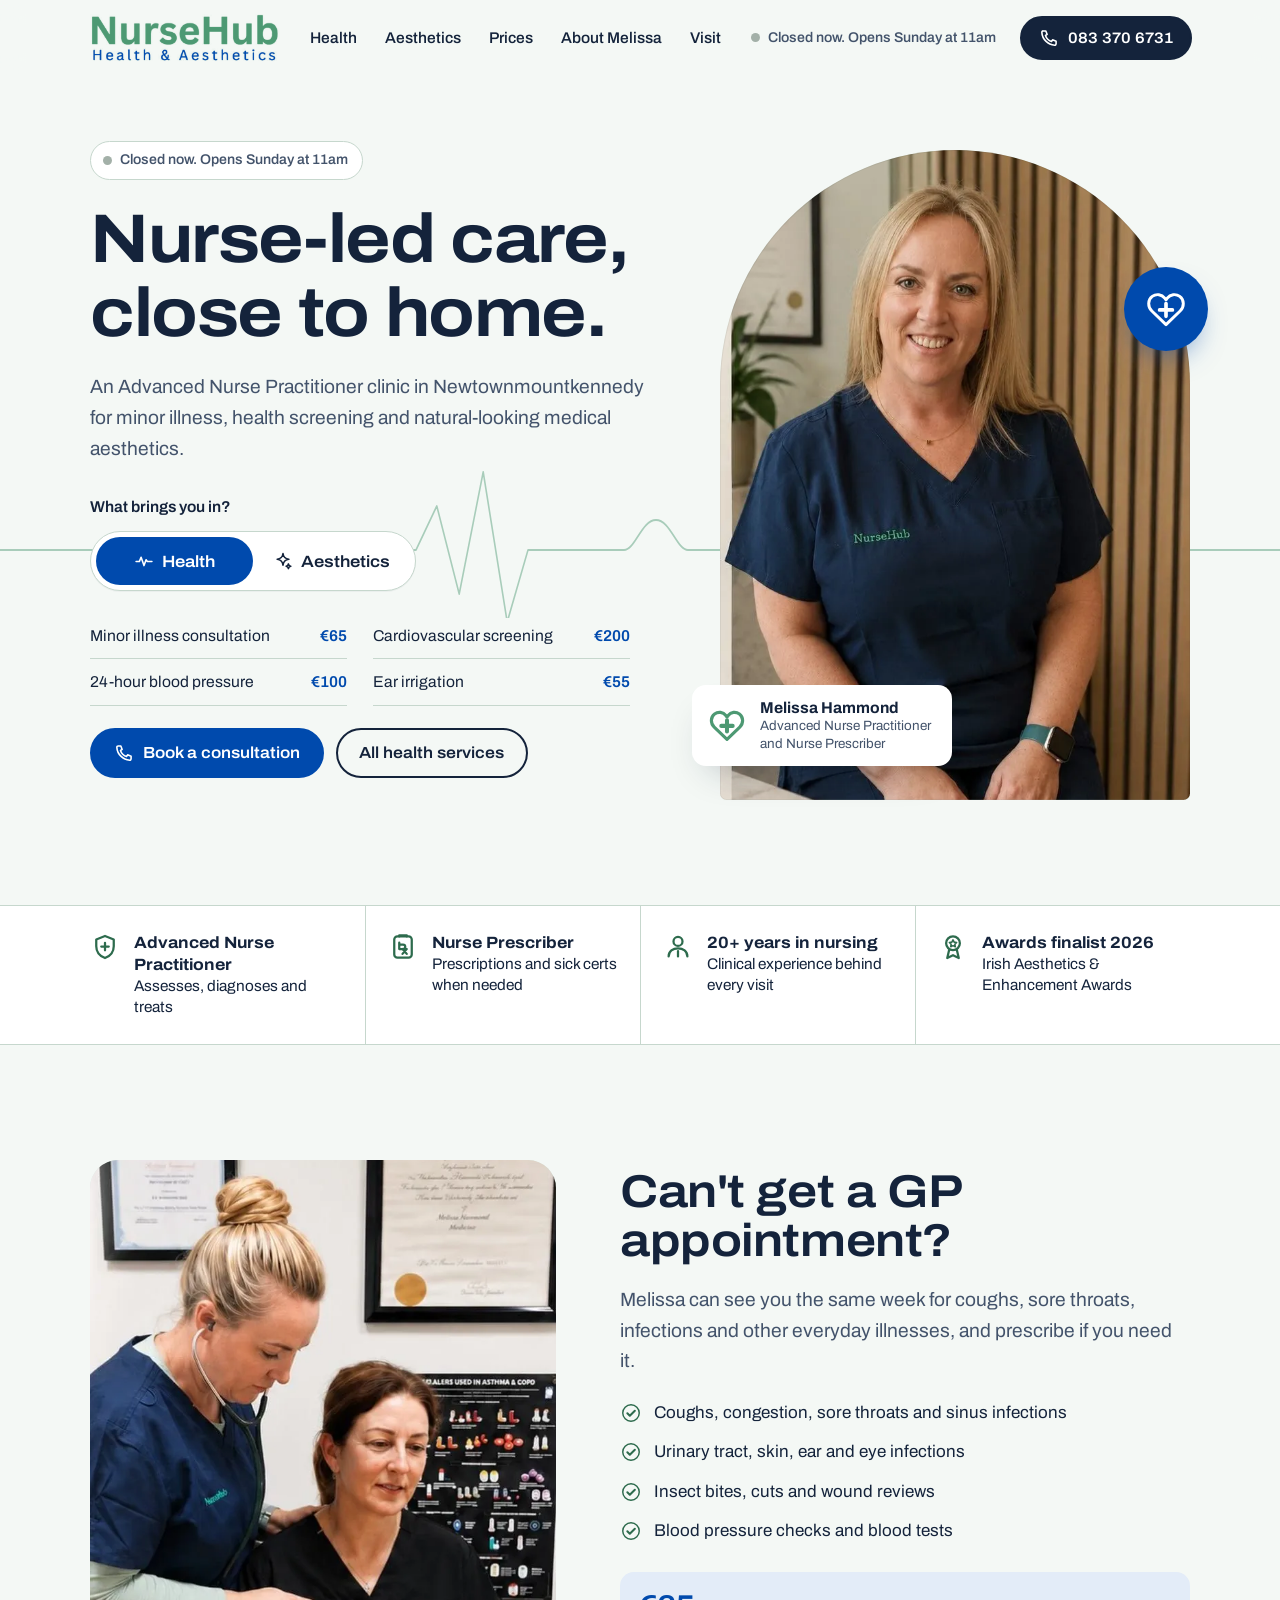
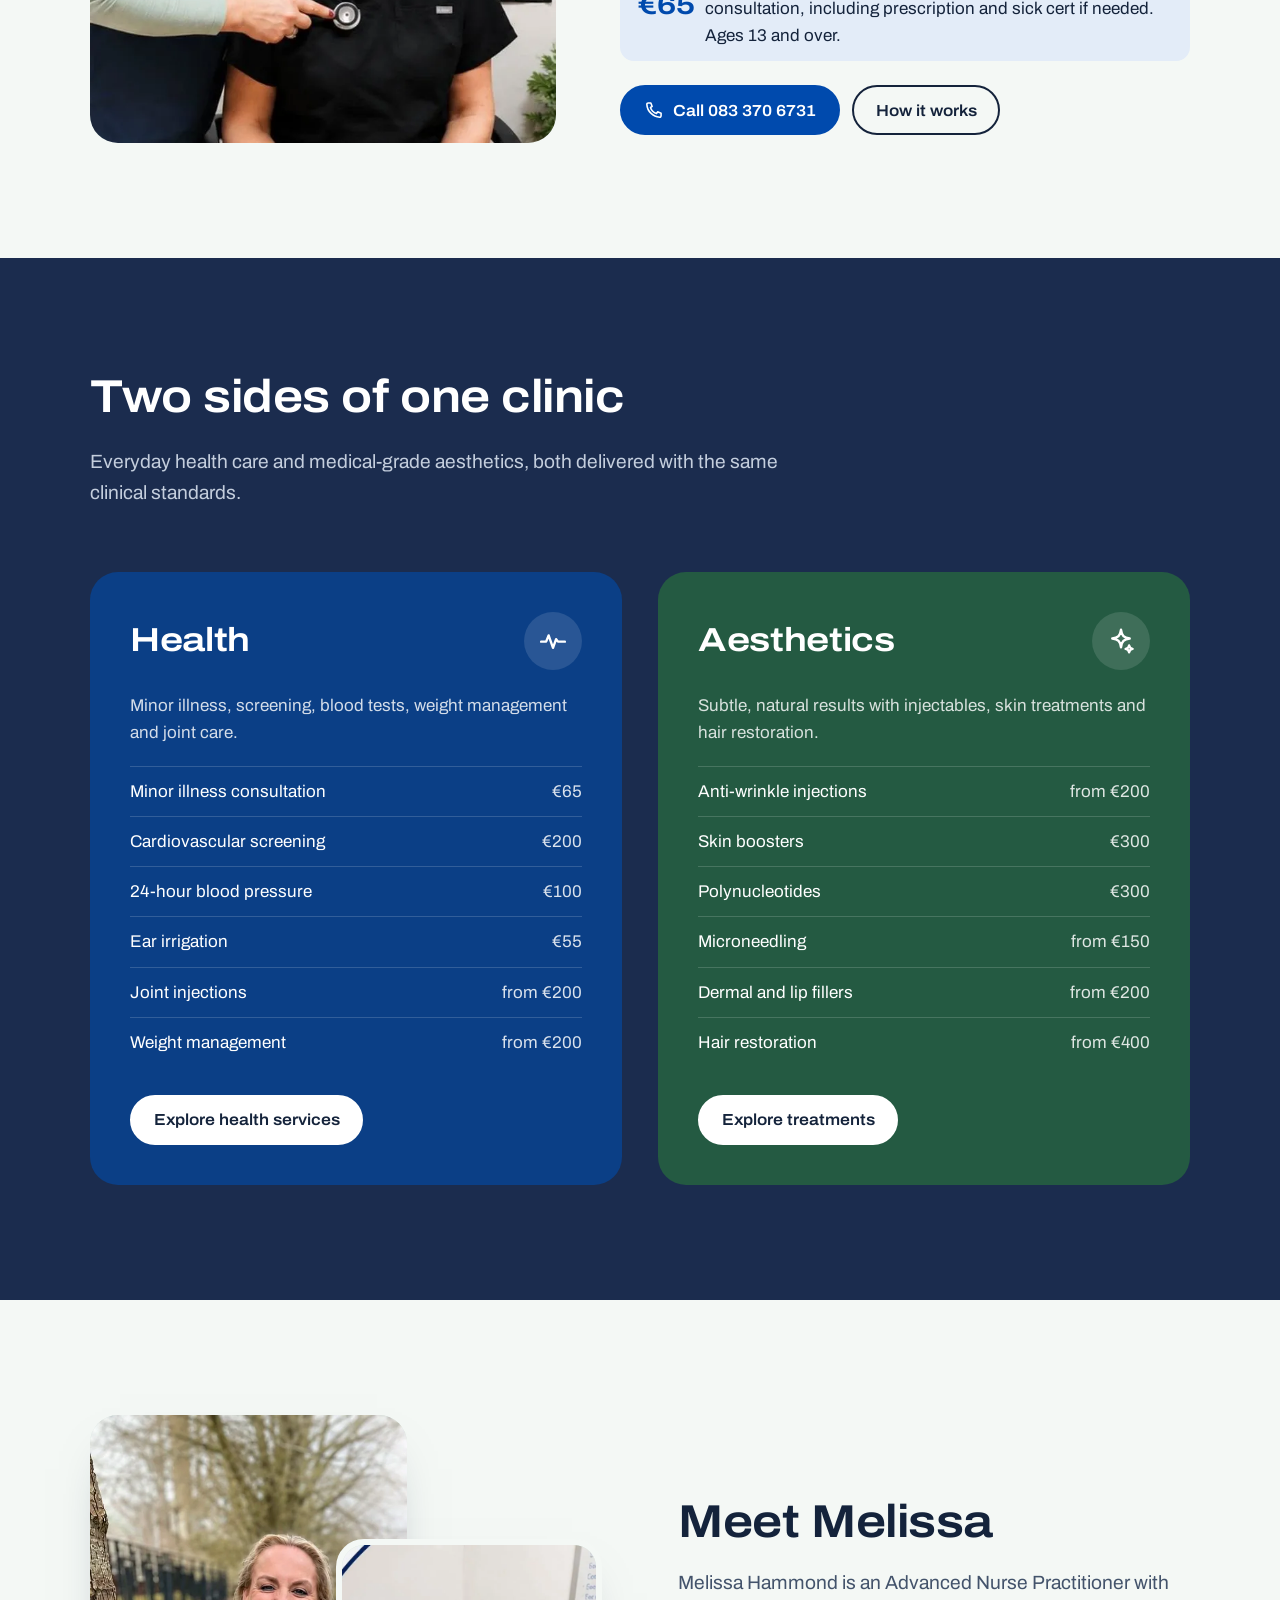
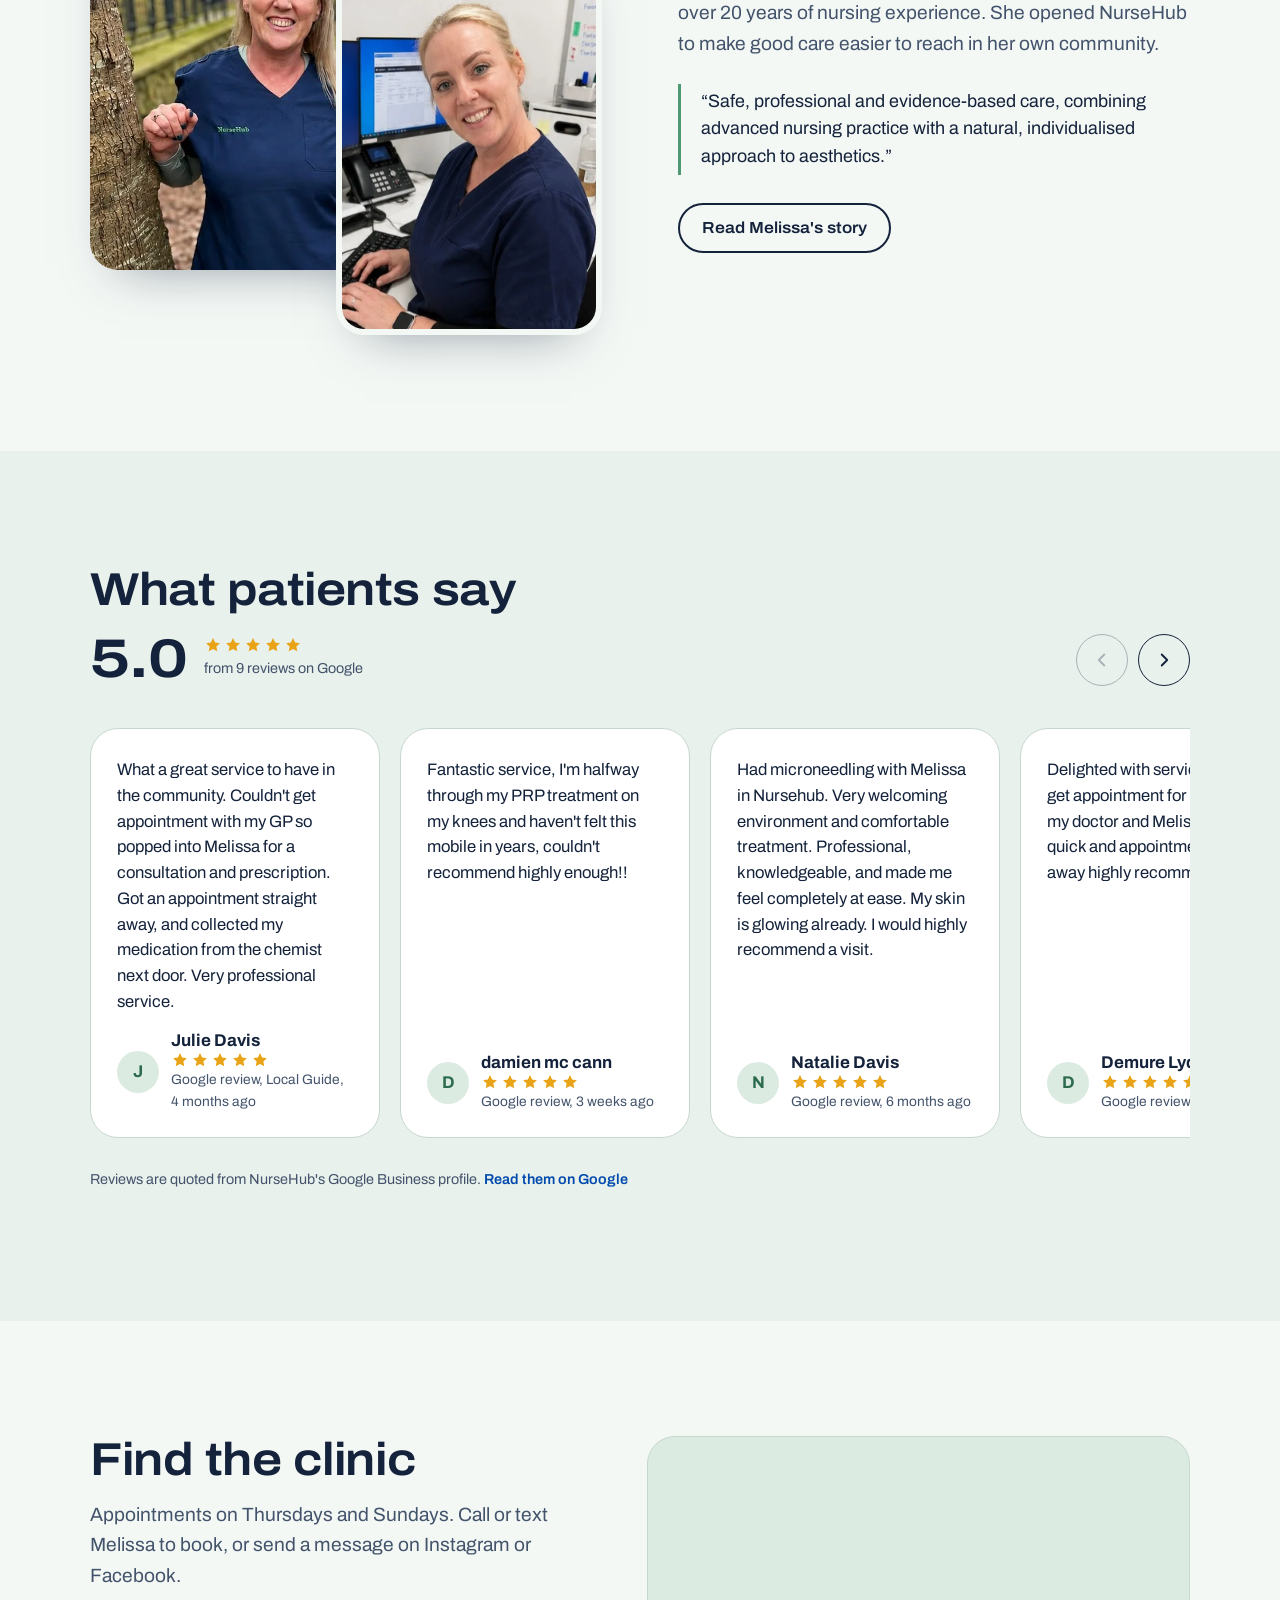
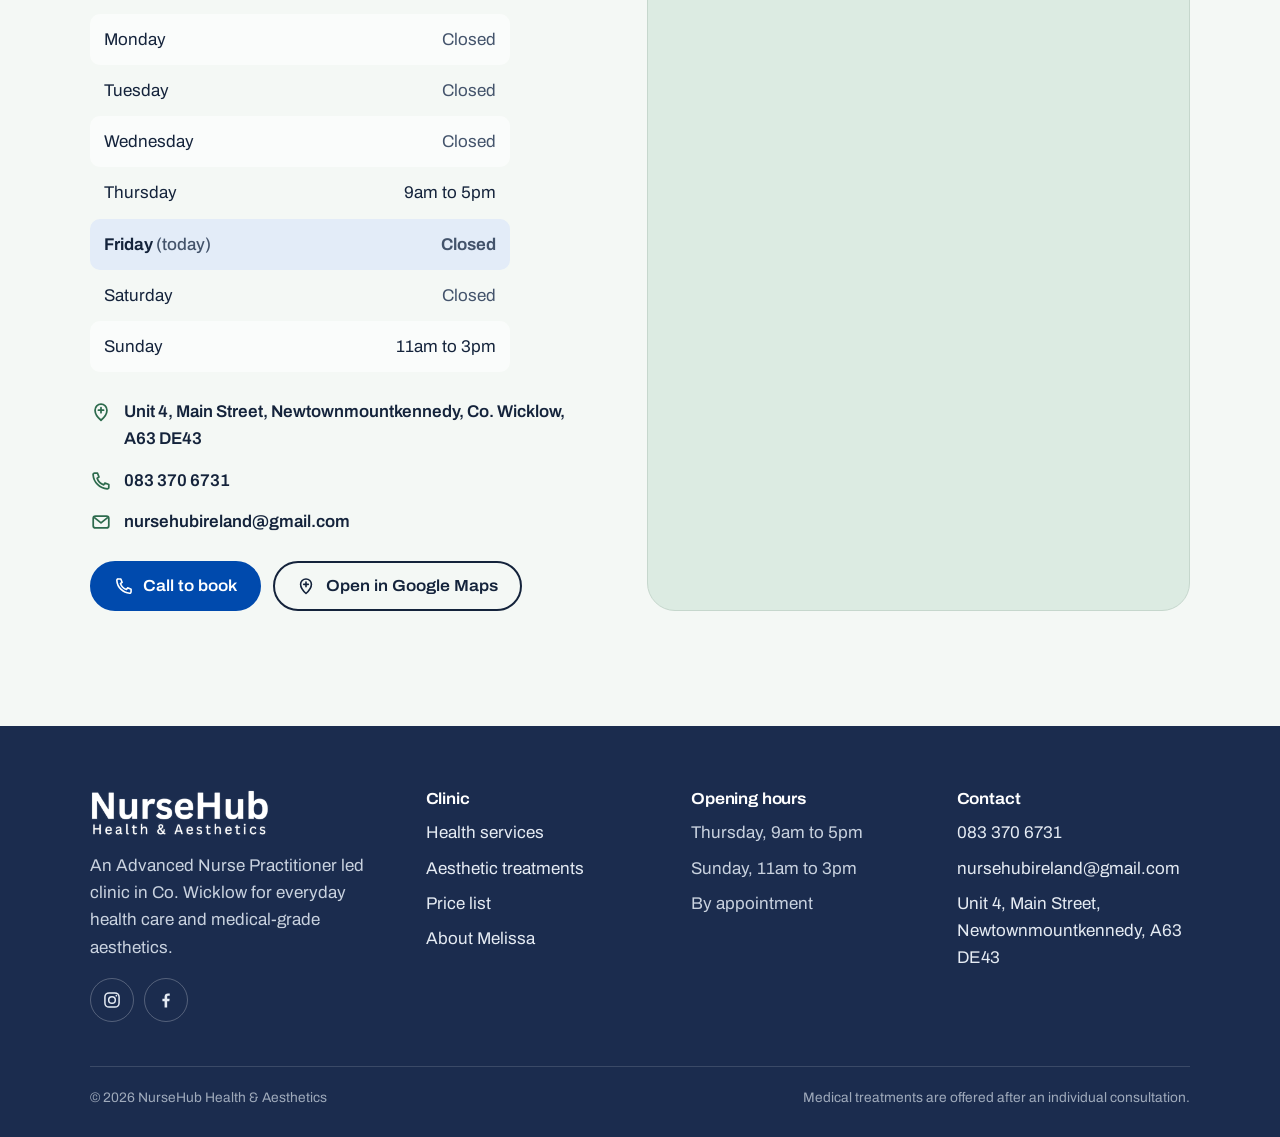
<file: index.html>
<!doctype html>
<html lang="en-IE" class="no-js">
<head>
<meta charset="utf-8">
<meta name="viewport" content="width=device-width, initial-scale=1, viewport-fit=cover">
<meta name="robots" content="noindex, nofollow">
<title>NurseHub Health & Aesthetics | Nurse-led clinic in Newtownmountkennedy, Wicklow</title>
<meta name="description" content="Advanced Nurse Practitioner led clinic in Newtownmountkennedy, Co. Wicklow. Minor illness, health screening, weight management and medical aesthetics. Open Thursdays and Sundays.">
<meta name="theme-color" content="#1B2C4E">
<link rel="canonical" href="https://konkos-design.github.io/nursehub-health-aesthetics/">
<meta property="og:type" content="website">
<meta property="og:site_name" content="NurseHub Health &amp; Aesthetics">
<meta property="og:title" content="NurseHub Health & Aesthetics | Nurse-led clinic in Newtownmountkennedy, Wicklow">
<meta property="og:description" content="Advanced Nurse Practitioner led clinic in Newtownmountkennedy, Co. Wicklow. Minor illness, health screening, weight management and medical aesthetics. Open Thursdays and Sundays.">
<meta property="og:url" content="https://konkos-design.github.io/nursehub-health-aesthetics/">
<meta property="og:image" content="https://konkos-design.github.io/nursehub-health-aesthetics/img/og-image.jpg">
<meta property="og:image:width" content="1200">
<meta property="og:image:height" content="630">
<meta property="og:locale" content="en_IE">
<meta name="twitter:card" content="summary_large_image">
<meta name="twitter:title" content="NurseHub Health & Aesthetics | Nurse-led clinic in Newtownmountkennedy, Wicklow">
<meta name="twitter:description" content="Advanced Nurse Practitioner led clinic in Newtownmountkennedy, Co. Wicklow. Minor illness, health screening, weight management and medical aesthetics. Open Thursdays and Sundays.">
<meta name="twitter:image" content="https://konkos-design.github.io/nursehub-health-aesthetics/img/og-image.jpg">
<link rel="icon" href="img/favicon.svg" type="image/svg+xml">
<link rel="apple-touch-icon" href="img/apple-touch-icon.png">
<link rel="preload" href="fonts/archivo-var.woff2" as="font" type="font/woff2" crossorigin>
<link rel="stylesheet" href="css/style.css">
</head>
<body data-track="health">
<a class="skip" href="#main">Skip to content</a>
<header class="header">
  <div class="wrap header__bar">
    <a class="brand" href="index.html" aria-label="NurseHub Health and Aesthetics, home"><img src="img/logo.png" alt="NurseHub Health &amp; Aesthetics" width="600" height="153"></a>
    <nav class="nav" id="nav" aria-label="Main">
      <a href="health.html">Health</a><a href="aesthetics.html">Aesthetics</a><a href="prices.html">Prices</a><a href="about.html">About Melissa</a><a href="contact.html">Visit</a>
      <div class="nav__extra">
        <a class="btn btn--accent" href="tel:+353833706731"><svg viewBox="0 0 24 24" fill="none" stroke="currentColor" stroke-width="1.9" stroke-linecap="round" stroke-linejoin="round" aria-hidden="true"><path d="M5 3.5h3.2l1.6 4.2-2 1.3a11 11 0 0 0 7.2 7.2l1.3-2 4.2 1.6V19a1.6 1.6 0 0 1-1.7 1.6C10.6 20.1 3.9 13.4 3.4 5.2A1.6 1.6 0 0 1 5 3.5Z"/></svg>Call 083 370 6731</a>
        <span class="status" data-status><span class="status__dot"></span><span class="status__text">Thursdays and Sundays by appointment</span></span>
      </div>
    </nav>
    <span class="status" data-status><span class="status__dot"></span><span class="status__text">Thursdays and Sundays</span></span>
    <div class="header__call"><a class="btn" href="tel:+353833706731"><svg viewBox="0 0 24 24" fill="none" stroke="currentColor" stroke-width="1.9" stroke-linecap="round" stroke-linejoin="round" aria-hidden="true"><path d="M5 3.5h3.2l1.6 4.2-2 1.3a11 11 0 0 0 7.2 7.2l1.3-2 4.2 1.6V19a1.6 1.6 0 0 1-1.7 1.6C10.6 20.1 3.9 13.4 3.4 5.2A1.6 1.6 0 0 1 5 3.5Z"/></svg>083 370 6731</a></div>
    <button class="burger" aria-label="Open menu" aria-expanded="false" aria-controls="nav"><span></span><span></span><span></span></button>
  </div>
</header>
<main id="main">
<section class="hero">
  <svg class="hero__pulse" viewBox="0 0 1600 160" preserveAspectRatio="none" aria-hidden="true"><path d="M0 92 H520 l26-44 28 88 30-122 30 150 26-72 h120 c14 0 22-30 40-30 s26 30 40 30 H1600"/></svg>
  <div class="wrap hero__grid">
    <div class="hero__copy">
      <span class="status" data-status><span class="status__dot"></span><span class="status__text">Open Thursdays and Sundays</span></span>
      <h1>Nurse-led care, close to home.</h1>
      <p class="lead">An Advanced Nurse Practitioner clinic in Newtownmountkennedy for minor illness, health screening and natural-looking medical aesthetics.</p>
      <div class="switch">
        <span class="switch__label" id="sw-l">What brings you in?</span>
        <div class="switch__track" role="group" aria-labelledby="sw-l">
          <span class="switch__thumb" aria-hidden="true"></span>
          <button type="button" data-set-track="health" aria-pressed="true"><svg viewBox="0 0 24 24" fill="none" stroke="currentColor" stroke-width="1.9" stroke-linecap="round" stroke-linejoin="round" aria-hidden="true"><path d="M2.5 12.5h4l2-5 3.5 10 2.5-7 1.5 2h5.5"/></svg>Health</button>
          <button type="button" data-set-track="aesthetics" aria-pressed="false"><svg viewBox="0 0 24 24" fill="none" stroke="currentColor" stroke-width="1.9" stroke-linejoin="round" aria-hidden="true"><path d="M12 3c.6 4.7 2.3 6.4 7 7-4.7.6-6.4 2.3-7 7-.6-4.7-2.3-6.4-7-7 4.7-.6 6.4-2.3 7-7Z"/><path d="M18.5 15.5c.3 1.8 1 2.5 2.8 2.8-1.8.3-2.5 1-2.8 2.8-.3-1.8-1-2.5-2.8-2.8 1.8-.3 2.5-1 2.8-2.8Z"/></svg>Aesthetics</button>
        </div>
        <div class="switch__panel">
          <div class="track-panel" data-track-panel="health">
            <ul class="track-list"><li><span>Minor illness consultation</span><span>€65</span></li><li><span>Cardiovascular screening</span><span>€200</span></li><li><span>24-hour blood pressure</span><span>€100</span></li><li><span>Ear irrigation</span><span>€55</span></li></ul>
            <div class="btn-row"><a class="btn btn--accent" href="tel:+353833706731"><svg viewBox="0 0 24 24" fill="none" stroke="currentColor" stroke-width="1.9" stroke-linecap="round" stroke-linejoin="round" aria-hidden="true"><path d="M5 3.5h3.2l1.6 4.2-2 1.3a11 11 0 0 0 7.2 7.2l1.3-2 4.2 1.6V19a1.6 1.6 0 0 1-1.7 1.6C10.6 20.1 3.9 13.4 3.4 5.2A1.6 1.6 0 0 1 5 3.5Z"/></svg>Book a consultation</a><a class="btn btn--ghost" href="health.html">All health services</a></div>
          </div>
          <div class="track-panel" data-track-panel="aesthetics" hidden>
            <ul class="track-list"><li><span>Anti-wrinkle injections</span><span>from €200</span></li><li><span>Skin boosters</span><span>€300</span></li><li><span>Polynucleotides</span><span>€300</span></li><li><span>Microneedling</span><span>from €150</span></li></ul>
            <div class="btn-row"><a class="btn btn--accent" href="tel:+353833706731"><svg viewBox="0 0 24 24" fill="none" stroke="currentColor" stroke-width="1.9" stroke-linecap="round" stroke-linejoin="round" aria-hidden="true"><path d="M5 3.5h3.2l1.6 4.2-2 1.3a11 11 0 0 0 7.2 7.2l1.3-2 4.2 1.6V19a1.6 1.6 0 0 1-1.7 1.6C10.6 20.1 3.9 13.4 3.4 5.2A1.6 1.6 0 0 1 5 3.5Z"/></svg>Book a consultation</a><a class="btn btn--ghost" href="aesthetics.html">All treatments</a></div>
          </div>
        </div>
      </div>
    </div>
    <div class="hero__visual">
      <div class="arch"><img src="img/melissa-portrait.webp" alt="Melissa Hammond, Advanced Nurse Practitioner, at NurseHub" width="694" height="1045" fetchpriority="high"></div>
      <div class="hero__heart" aria-hidden="true"><svg viewBox="0 0 48 48" fill="none" stroke="currentColor" stroke-width="3.2" stroke-linejoin="round" aria-hidden="true"><path d="M24 41 8.6 26.2C3.8 21.6 4 14 9 10.3c4.3-3.2 10.4-2.4 13.6 1.8L24 14l1.4-1.9c3.2-4.2 9.3-5 13.6-1.8 5 3.7 5.2 11.3.4 15.9Z"/><path d="M24 18v14M17 25h14" stroke-linecap="round" stroke-width="4"/></svg></div>
      <div class="hero__tag"><img src="img/favicon.svg" alt="" width="42" height="42"><div><strong>Melissa Hammond</strong><span>Advanced Nurse Practitioner and Nurse Prescriber</span></div></div>
    </div>
  </div>
</section>

<section class="creds" aria-label="Qualifications">
  <div class="wrap"><ul>
    <li><svg viewBox="0 0 24 24" fill="none" stroke="currentColor" stroke-width="1.8" stroke-linecap="round" stroke-linejoin="round" aria-hidden="true"><path d="M12 3.2 19 6v5.3c0 4.4-3 7.9-7 9.5-4-1.6-7-5.1-7-9.5V6Z"/><path d="M12 8.6v6M9 11.6h6"/></svg><div><strong>Advanced Nurse Practitioner</strong>Assesses, diagnoses and treats</div></li>
    <li><svg viewBox="0 0 24 24" fill="none" stroke="currentColor" stroke-width="1.8" stroke-linecap="round" stroke-linejoin="round" aria-hidden="true"><rect x="5" y="3.5" width="14" height="17" rx="2.5"/><path d="M9 3.5V2.6h6v.9M9 10h3a1.8 1.8 0 0 1 0 3.6H9V8.5M11.6 13.6l3.4 3.9M15 13.6l-3.4 3.9"/></svg><div><strong>Nurse Prescriber</strong>Prescriptions and sick certs when needed</div></li>
    <li><svg viewBox="0 0 24 24" fill="none" stroke="currentColor" stroke-width="1.8" stroke-linecap="round" stroke-linejoin="round" aria-hidden="true"><path d="M4.5 19.5c0-4 3.4-6.5 7.5-6.5s7.5 2.5 7.5 6.5"/><circle cx="12" cy="7.5" r="3.6"/><path d="M12 15.2v4.3"/></svg><div><strong>20+ years in nursing</strong>Clinical experience behind every visit</div></li>
    <li><svg viewBox="0 0 24 24" fill="none" stroke="currentColor" stroke-width="1.8" stroke-linecap="round" stroke-linejoin="round" aria-hidden="true"><circle cx="12" cy="9" r="5.5"/><path d="m9 14-1.6 6.8L12 18.6l4.6 2.2L15 14"/><path d="m12 6.3.9 1.8 2 .3-1.4 1.4.3 2-1.8-.9-1.8.9.3-2L9.1 8.4l2-.3Z" stroke-width="1.3"/></svg><div><strong>Awards finalist 2026</strong>Irish Aesthetics &amp; Enhancement Awards</div></li>
  </ul></div>
</section>

<section class="section">
  <div class="wrap gp">
    <div class="gp__photo rv-in"><img src="img/minor-illness.webp" alt="Melissa listening to a patient's chest with a stethoscope" width="680" height="1110" loading="lazy"></div>
    <div class="rv-in">
      <h2>Can't get a GP appointment?</h2>
      <p class="lead">Melissa can see you the same week for coughs, sore throats, infections and other everyday illnesses, and prescribe if you need it.</p>
      <ul class="checks">
        <li><svg viewBox="0 0 24 24" fill="none" stroke="currentColor" stroke-width="2.2" stroke-linecap="round" stroke-linejoin="round" aria-hidden="true"><circle cx="12" cy="12" r="9" stroke-width="1.6"/><path d="m8 12.3 2.7 2.7L16.2 9.5"/></svg><span>Coughs, congestion, sore throats and sinus infections</span></li>
        <li><svg viewBox="0 0 24 24" fill="none" stroke="currentColor" stroke-width="2.2" stroke-linecap="round" stroke-linejoin="round" aria-hidden="true"><circle cx="12" cy="12" r="9" stroke-width="1.6"/><path d="m8 12.3 2.7 2.7L16.2 9.5"/></svg><span>Urinary tract, skin, ear and eye infections</span></li>
        <li><svg viewBox="0 0 24 24" fill="none" stroke="currentColor" stroke-width="2.2" stroke-linecap="round" stroke-linejoin="round" aria-hidden="true"><circle cx="12" cy="12" r="9" stroke-width="1.6"/><path d="m8 12.3 2.7 2.7L16.2 9.5"/></svg><span>Insect bites, cuts and wound reviews</span></li>
        <li><svg viewBox="0 0 24 24" fill="none" stroke="currentColor" stroke-width="2.2" stroke-linecap="round" stroke-linejoin="round" aria-hidden="true"><circle cx="12" cy="12" r="9" stroke-width="1.6"/><path d="m8 12.3 2.7 2.7L16.2 9.5"/></svg><span>Blood pressure checks and blood tests</span></li>
      </ul>
      <div class="price-chip"><b>€65</b><span>consultation, including prescription and sick cert if needed. Ages 13 and over.</span></div>
      <div class="btn-row"><a class="btn btn--accent" href="tel:+353833706731"><svg viewBox="0 0 24 24" fill="none" stroke="currentColor" stroke-width="1.9" stroke-linecap="round" stroke-linejoin="round" aria-hidden="true"><path d="M5 3.5h3.2l1.6 4.2-2 1.3a11 11 0 0 0 7.2 7.2l1.3-2 4.2 1.6V19a1.6 1.6 0 0 1-1.7 1.6C10.6 20.1 3.9 13.4 3.4 5.2A1.6 1.6 0 0 1 5 3.5Z"/></svg>Call 083 370 6731</a><a class="btn btn--ghost" href="health.html#minor-illness">How it works</a></div>
    </div>
  </div>
</section>

<section class="section tracks" aria-labelledby="tr-h">
  <div class="wrap">
    <div class="tracks__head rv-in">
      <h2 id="tr-h">Two sides of one clinic</h2>
      <p class="lead">Everyday health care and medical-grade aesthetics, both delivered with the same clinical standards.</p>
    </div>
    <div class="tracks__grid">
      <article class="track track--health rv-in">
                <div class="track__top"><h3>Health</h3><span class="track__icon"><svg viewBox="0 0 24 24" fill="none" stroke="currentColor" stroke-width="1.9" stroke-linecap="round" stroke-linejoin="round" aria-hidden="true"><path d="M2.5 12.5h4l2-5 3.5 10 2.5-7 1.5 2h5.5"/></svg></span></div>
        <p>Minor illness, screening, blood tests, weight management and joint care.</p>
        <ul><li><span>Minor illness consultation</span><span>€65</span></li><li><span>Cardiovascular screening</span><span>€200</span></li><li><span>24-hour blood pressure</span><span>€100</span></li><li><span>Ear irrigation</span><span>€55</span></li><li><span>Joint injections</span><span>from €200</span></li><li><span>Weight management</span><span>from €200</span></li></ul>
        <a class="btn btn--light" href="health.html">Explore health services</a>
      </article>
      <article class="track track--aesthetics rv-in">
                <div class="track__top"><h3>Aesthetics</h3><span class="track__icon"><svg viewBox="0 0 24 24" fill="none" stroke="currentColor" stroke-width="1.9" stroke-linejoin="round" aria-hidden="true"><path d="M12 3c.6 4.7 2.3 6.4 7 7-4.7.6-6.4 2.3-7 7-.6-4.7-2.3-6.4-7-7 4.7-.6 6.4-2.3 7-7Z"/><path d="M18.5 15.5c.3 1.8 1 2.5 2.8 2.8-1.8.3-2.5 1-2.8 2.8-.3-1.8-1-2.5-2.8-2.8 1.8-.3 2.5-1 2.8-2.8Z"/></svg></span></div>
        <p>Subtle, natural results with injectables, skin treatments and hair restoration.</p>
        <ul><li><span>Anti-wrinkle injections</span><span>from €200</span></li><li><span>Skin boosters</span><span>€300</span></li><li><span>Polynucleotides</span><span>€300</span></li><li><span>Microneedling</span><span>from €150</span></li><li><span>Dermal and lip fillers</span><span>from €200</span></li><li><span>Hair restoration</span><span>from €400</span></li></ul>
        <a class="btn btn--light" href="aesthetics.html">Explore treatments</a>
      </article>
    </div>
  </div>
</section>

<section class="section">
  <div class="wrap meet">
    <div class="meet__photos rv-in">
      <figure class="meet__p1"><img src="img/melissa-outdoor.webp" alt="Melissa Hammond in NurseHub scrubs outdoors in Newtownmountkennedy" width="600" height="860" loading="lazy"></figure>
      <figure class="meet__p2"><img src="img/melissa-desk.webp" alt="Melissa at her clinic desk" width="645" height="960" loading="lazy"></figure>
    </div>
    <div class="rv-in">
      <h2>Meet Melissa</h2>
      <p class="lead">Melissa Hammond is an Advanced Nurse Practitioner with over 20 years of nursing experience. She opened NurseHub to make good care easier to reach in her own community.</p>
      <blockquote>“Safe, professional and evidence-based care, combining advanced nursing practice with a natural, individualised approach to aesthetics.”</blockquote>
      <a class="btn btn--ghost" href="about.html">Read Melissa's story</a>
    </div>
  </div>
</section>

<section class="section reviews" aria-labelledby="rv-h">
  <div class="wrap">
    <div class="reviews__head rv-in">
      <div>
        <h2 id="rv-h">What patients say</h2>
        <div class="score" style="margin-top:16px"><b>5.0</b><div><span class="stars" aria-label="5 out of 5 stars"><svg viewBox="0 0 24 24" fill="currentColor" aria-hidden="true"><path d="m12 2.8 2.8 5.9 6.4.8-4.7 4.4 1.2 6.4L12 17.2l-5.7 3.1 1.2-6.4L2.8 9.5l6.4-.8Z"/></svg><svg viewBox="0 0 24 24" fill="currentColor" aria-hidden="true"><path d="m12 2.8 2.8 5.9 6.4.8-4.7 4.4 1.2 6.4L12 17.2l-5.7 3.1 1.2-6.4L2.8 9.5l6.4-.8Z"/></svg><svg viewBox="0 0 24 24" fill="currentColor" aria-hidden="true"><path d="m12 2.8 2.8 5.9 6.4.8-4.7 4.4 1.2 6.4L12 17.2l-5.7 3.1 1.2-6.4L2.8 9.5l6.4-.8Z"/></svg><svg viewBox="0 0 24 24" fill="currentColor" aria-hidden="true"><path d="m12 2.8 2.8 5.9 6.4.8-4.7 4.4 1.2 6.4L12 17.2l-5.7 3.1 1.2-6.4L2.8 9.5l6.4-.8Z"/></svg><svg viewBox="0 0 24 24" fill="currentColor" aria-hidden="true"><path d="m12 2.8 2.8 5.9 6.4.8-4.7 4.4 1.2 6.4L12 17.2l-5.7 3.1 1.2-6.4L2.8 9.5l6.4-.8Z"/></svg></span><span class="muted small">from 9 reviews on Google</span></div></div>
      </div>
      <div class="rv-nav"><button type="button" data-rv="prev" aria-label="Previous reviews"><svg viewBox="0 0 24 24" fill="none" stroke="currentColor" stroke-width="2" stroke-linecap="round" stroke-linejoin="round" aria-hidden="true"><path d="M14.5 6 8.5 12l6 6"/></svg></button><button type="button" data-rv="next" aria-label="Next reviews"><svg viewBox="0 0 24 24" fill="none" stroke="currentColor" stroke-width="2" stroke-linecap="round" stroke-linejoin="round" aria-hidden="true"><path d="m9.5 6 6 6-6 6"/></svg></button></div>
    </div>
    <div class="rv-track" tabindex="0" aria-label="Google reviews"><article class="rv"><q>What a great service to have in the community. Couldn&#x27;t get appointment with my GP so popped into Melissa for a consultation and prescription. Got an appointment straight away, and collected my medication from the chemist next door. Very professional service.</q><footer><span class="rv__av" aria-hidden="true">J</span><div><strong>Julie Davis</strong><span><span class="stars" aria-label="5 out of 5 stars"><svg viewBox="0 0 24 24" fill="currentColor" aria-hidden="true"><path d="m12 2.8 2.8 5.9 6.4.8-4.7 4.4 1.2 6.4L12 17.2l-5.7 3.1 1.2-6.4L2.8 9.5l6.4-.8Z"/></svg><svg viewBox="0 0 24 24" fill="currentColor" aria-hidden="true"><path d="m12 2.8 2.8 5.9 6.4.8-4.7 4.4 1.2 6.4L12 17.2l-5.7 3.1 1.2-6.4L2.8 9.5l6.4-.8Z"/></svg><svg viewBox="0 0 24 24" fill="currentColor" aria-hidden="true"><path d="m12 2.8 2.8 5.9 6.4.8-4.7 4.4 1.2 6.4L12 17.2l-5.7 3.1 1.2-6.4L2.8 9.5l6.4-.8Z"/></svg><svg viewBox="0 0 24 24" fill="currentColor" aria-hidden="true"><path d="m12 2.8 2.8 5.9 6.4.8-4.7 4.4 1.2 6.4L12 17.2l-5.7 3.1 1.2-6.4L2.8 9.5l6.4-.8Z"/></svg><svg viewBox="0 0 24 24" fill="currentColor" aria-hidden="true"><path d="m12 2.8 2.8 5.9 6.4.8-4.7 4.4 1.2 6.4L12 17.2l-5.7 3.1 1.2-6.4L2.8 9.5l6.4-.8Z"/></svg></span> Google review, Local Guide, 4 months ago</span></div></footer></article><article class="rv"><q>Fantastic service, I&#x27;m halfway through my PRP treatment on my knees and haven&#x27;t felt this mobile in years, couldn&#x27;t recommend highly enough!!</q><footer><span class="rv__av" aria-hidden="true">D</span><div><strong>damien mc cann</strong><span><span class="stars" aria-label="5 out of 5 stars"><svg viewBox="0 0 24 24" fill="currentColor" aria-hidden="true"><path d="m12 2.8 2.8 5.9 6.4.8-4.7 4.4 1.2 6.4L12 17.2l-5.7 3.1 1.2-6.4L2.8 9.5l6.4-.8Z"/></svg><svg viewBox="0 0 24 24" fill="currentColor" aria-hidden="true"><path d="m12 2.8 2.8 5.9 6.4.8-4.7 4.4 1.2 6.4L12 17.2l-5.7 3.1 1.2-6.4L2.8 9.5l6.4-.8Z"/></svg><svg viewBox="0 0 24 24" fill="currentColor" aria-hidden="true"><path d="m12 2.8 2.8 5.9 6.4.8-4.7 4.4 1.2 6.4L12 17.2l-5.7 3.1 1.2-6.4L2.8 9.5l6.4-.8Z"/></svg><svg viewBox="0 0 24 24" fill="currentColor" aria-hidden="true"><path d="m12 2.8 2.8 5.9 6.4.8-4.7 4.4 1.2 6.4L12 17.2l-5.7 3.1 1.2-6.4L2.8 9.5l6.4-.8Z"/></svg><svg viewBox="0 0 24 24" fill="currentColor" aria-hidden="true"><path d="m12 2.8 2.8 5.9 6.4.8-4.7 4.4 1.2 6.4L12 17.2l-5.7 3.1 1.2-6.4L2.8 9.5l6.4-.8Z"/></svg></span> Google review, 3 weeks ago</span></div></footer></article><article class="rv"><q>Had microneedling with Melissa in Nursehub. Very welcoming environment and comfortable treatment. Professional, knowledgeable, and made me feel completely at ease. My skin is glowing already. I would highly recommend a visit.</q><footer><span class="rv__av" aria-hidden="true">N</span><div><strong>Natalie Davis</strong><span><span class="stars" aria-label="5 out of 5 stars"><svg viewBox="0 0 24 24" fill="currentColor" aria-hidden="true"><path d="m12 2.8 2.8 5.9 6.4.8-4.7 4.4 1.2 6.4L12 17.2l-5.7 3.1 1.2-6.4L2.8 9.5l6.4-.8Z"/></svg><svg viewBox="0 0 24 24" fill="currentColor" aria-hidden="true"><path d="m12 2.8 2.8 5.9 6.4.8-4.7 4.4 1.2 6.4L12 17.2l-5.7 3.1 1.2-6.4L2.8 9.5l6.4-.8Z"/></svg><svg viewBox="0 0 24 24" fill="currentColor" aria-hidden="true"><path d="m12 2.8 2.8 5.9 6.4.8-4.7 4.4 1.2 6.4L12 17.2l-5.7 3.1 1.2-6.4L2.8 9.5l6.4-.8Z"/></svg><svg viewBox="0 0 24 24" fill="currentColor" aria-hidden="true"><path d="m12 2.8 2.8 5.9 6.4.8-4.7 4.4 1.2 6.4L12 17.2l-5.7 3.1 1.2-6.4L2.8 9.5l6.4-.8Z"/></svg><svg viewBox="0 0 24 24" fill="currentColor" aria-hidden="true"><path d="m12 2.8 2.8 5.9 6.4.8-4.7 4.4 1.2 6.4L12 17.2l-5.7 3.1 1.2-6.4L2.8 9.5l6.4-.8Z"/></svg></span> Google review, 6 months ago</span></div></footer></article><article class="rv"><q>Delighted with service couldn’t get appointment for weeks with my doctor and Melissa was so quick and appointment straight away highly recommend</q><footer><span class="rv__av" aria-hidden="true">D</span><div><strong>Demure Lydia Verdon</strong><span><span class="stars" aria-label="5 out of 5 stars"><svg viewBox="0 0 24 24" fill="currentColor" aria-hidden="true"><path d="m12 2.8 2.8 5.9 6.4.8-4.7 4.4 1.2 6.4L12 17.2l-5.7 3.1 1.2-6.4L2.8 9.5l6.4-.8Z"/></svg><svg viewBox="0 0 24 24" fill="currentColor" aria-hidden="true"><path d="m12 2.8 2.8 5.9 6.4.8-4.7 4.4 1.2 6.4L12 17.2l-5.7 3.1 1.2-6.4L2.8 9.5l6.4-.8Z"/></svg><svg viewBox="0 0 24 24" fill="currentColor" aria-hidden="true"><path d="m12 2.8 2.8 5.9 6.4.8-4.7 4.4 1.2 6.4L12 17.2l-5.7 3.1 1.2-6.4L2.8 9.5l6.4-.8Z"/></svg><svg viewBox="0 0 24 24" fill="currentColor" aria-hidden="true"><path d="m12 2.8 2.8 5.9 6.4.8-4.7 4.4 1.2 6.4L12 17.2l-5.7 3.1 1.2-6.4L2.8 9.5l6.4-.8Z"/></svg><svg viewBox="0 0 24 24" fill="currentColor" aria-hidden="true"><path d="m12 2.8 2.8 5.9 6.4.8-4.7 4.4 1.2 6.4L12 17.2l-5.7 3.1 1.2-6.4L2.8 9.5l6.4-.8Z"/></svg></span> Google review, 6 months ago</span></div></footer></article><article class="rv"><q>Melissa did a full check on my health. Chest examined and vital signs taken… She was very professional, no rushing me out of her office… A great nurse hub and that it&#x27;s open on Sunday is great as where would you find a dr on a Sunday.</q><footer><span class="rv__av" aria-hidden="true">J</span><div><strong>Janet Brandon</strong><span><span class="stars" aria-label="5 out of 5 stars"><svg viewBox="0 0 24 24" fill="currentColor" aria-hidden="true"><path d="m12 2.8 2.8 5.9 6.4.8-4.7 4.4 1.2 6.4L12 17.2l-5.7 3.1 1.2-6.4L2.8 9.5l6.4-.8Z"/></svg><svg viewBox="0 0 24 24" fill="currentColor" aria-hidden="true"><path d="m12 2.8 2.8 5.9 6.4.8-4.7 4.4 1.2 6.4L12 17.2l-5.7 3.1 1.2-6.4L2.8 9.5l6.4-.8Z"/></svg><svg viewBox="0 0 24 24" fill="currentColor" aria-hidden="true"><path d="m12 2.8 2.8 5.9 6.4.8-4.7 4.4 1.2 6.4L12 17.2l-5.7 3.1 1.2-6.4L2.8 9.5l6.4-.8Z"/></svg><svg viewBox="0 0 24 24" fill="currentColor" aria-hidden="true"><path d="m12 2.8 2.8 5.9 6.4.8-4.7 4.4 1.2 6.4L12 17.2l-5.7 3.1 1.2-6.4L2.8 9.5l6.4-.8Z"/></svg><svg viewBox="0 0 24 24" fill="currentColor" aria-hidden="true"><path d="m12 2.8 2.8 5.9 6.4.8-4.7 4.4 1.2 6.4L12 17.2l-5.7 3.1 1.2-6.4L2.8 9.5l6.4-.8Z"/></svg></span> Google review, 6 months ago</span></div></footer></article><article class="rv"><q>Melissa is professional and puts you straight at ease. She offers wide range of services. Great to have so nearby.</q><footer><span class="rv__av" aria-hidden="true">C</span><div><strong>Claire Lawton</strong><span><span class="stars" aria-label="5 out of 5 stars"><svg viewBox="0 0 24 24" fill="currentColor" aria-hidden="true"><path d="m12 2.8 2.8 5.9 6.4.8-4.7 4.4 1.2 6.4L12 17.2l-5.7 3.1 1.2-6.4L2.8 9.5l6.4-.8Z"/></svg><svg viewBox="0 0 24 24" fill="currentColor" aria-hidden="true"><path d="m12 2.8 2.8 5.9 6.4.8-4.7 4.4 1.2 6.4L12 17.2l-5.7 3.1 1.2-6.4L2.8 9.5l6.4-.8Z"/></svg><svg viewBox="0 0 24 24" fill="currentColor" aria-hidden="true"><path d="m12 2.8 2.8 5.9 6.4.8-4.7 4.4 1.2 6.4L12 17.2l-5.7 3.1 1.2-6.4L2.8 9.5l6.4-.8Z"/></svg><svg viewBox="0 0 24 24" fill="currentColor" aria-hidden="true"><path d="m12 2.8 2.8 5.9 6.4.8-4.7 4.4 1.2 6.4L12 17.2l-5.7 3.1 1.2-6.4L2.8 9.5l6.4-.8Z"/></svg><svg viewBox="0 0 24 24" fill="currentColor" aria-hidden="true"><path d="m12 2.8 2.8 5.9 6.4.8-4.7 4.4 1.2 6.4L12 17.2l-5.7 3.1 1.2-6.4L2.8 9.5l6.4-.8Z"/></svg></span> Google review, 6 months ago</span></div></footer></article><article class="rv"><q>Amazing service. Melissa was very professional and kind. Would 100% recommend!</q><footer><span class="rv__av" aria-hidden="true">A</span><div><strong>Abi Hammond</strong><span><span class="stars" aria-label="5 out of 5 stars"><svg viewBox="0 0 24 24" fill="currentColor" aria-hidden="true"><path d="m12 2.8 2.8 5.9 6.4.8-4.7 4.4 1.2 6.4L12 17.2l-5.7 3.1 1.2-6.4L2.8 9.5l6.4-.8Z"/></svg><svg viewBox="0 0 24 24" fill="currentColor" aria-hidden="true"><path d="m12 2.8 2.8 5.9 6.4.8-4.7 4.4 1.2 6.4L12 17.2l-5.7 3.1 1.2-6.4L2.8 9.5l6.4-.8Z"/></svg><svg viewBox="0 0 24 24" fill="currentColor" aria-hidden="true"><path d="m12 2.8 2.8 5.9 6.4.8-4.7 4.4 1.2 6.4L12 17.2l-5.7 3.1 1.2-6.4L2.8 9.5l6.4-.8Z"/></svg><svg viewBox="0 0 24 24" fill="currentColor" aria-hidden="true"><path d="m12 2.8 2.8 5.9 6.4.8-4.7 4.4 1.2 6.4L12 17.2l-5.7 3.1 1.2-6.4L2.8 9.5l6.4-.8Z"/></svg><svg viewBox="0 0 24 24" fill="currentColor" aria-hidden="true"><path d="m12 2.8 2.8 5.9 6.4.8-4.7 4.4 1.2 6.4L12 17.2l-5.7 3.1 1.2-6.4L2.8 9.5l6.4-.8Z"/></svg></span> Google review, 6 months ago</span></div></footer></article><article class="rv"><q>Excellent professional service</q><footer><span class="rv__av" aria-hidden="true">M</span><div><strong>M D123</strong><span><span class="stars" aria-label="5 out of 5 stars"><svg viewBox="0 0 24 24" fill="currentColor" aria-hidden="true"><path d="m12 2.8 2.8 5.9 6.4.8-4.7 4.4 1.2 6.4L12 17.2l-5.7 3.1 1.2-6.4L2.8 9.5l6.4-.8Z"/></svg><svg viewBox="0 0 24 24" fill="currentColor" aria-hidden="true"><path d="m12 2.8 2.8 5.9 6.4.8-4.7 4.4 1.2 6.4L12 17.2l-5.7 3.1 1.2-6.4L2.8 9.5l6.4-.8Z"/></svg><svg viewBox="0 0 24 24" fill="currentColor" aria-hidden="true"><path d="m12 2.8 2.8 5.9 6.4.8-4.7 4.4 1.2 6.4L12 17.2l-5.7 3.1 1.2-6.4L2.8 9.5l6.4-.8Z"/></svg><svg viewBox="0 0 24 24" fill="currentColor" aria-hidden="true"><path d="m12 2.8 2.8 5.9 6.4.8-4.7 4.4 1.2 6.4L12 17.2l-5.7 3.1 1.2-6.4L2.8 9.5l6.4-.8Z"/></svg><svg viewBox="0 0 24 24" fill="currentColor" aria-hidden="true"><path d="m12 2.8 2.8 5.9 6.4.8-4.7 4.4 1.2 6.4L12 17.2l-5.7 3.1 1.2-6.4L2.8 9.5l6.4-.8Z"/></svg></span> Google review, 6 months ago</span></div></footer></article></div>
    <p class="small muted" style="margin-top:8px">Reviews are quoted from NurseHub's Google Business profile. <a class="textlink" href="https://www.google.com/maps/place/NurseHub+Health+and+Aesthetics/@53.3834,-8.2177501,15z/data=!4m6!3m5!1s0xc85eb823fa5897b:0xa5bf6e75ab458c25!8m2!3d53.3834!4d-8.2177501!16s%2Fg%2F11mz0b0z16" target="_blank" rel="noopener">Read them on Google</a></p>
  </div>
</section>
<section class="section" aria-labelledby="visit-h" id="visit">
  <div class="wrap visit">
    <div class="rv-in">
      <h2 id="visit-h">Find the clinic</h2>
      <p class="lead" style="margin-top:14px">Appointments on Thursdays and Sundays. Call or text Melissa to book, or send a message on Instagram or Facebook.</p>
      <ul class="hours" aria-label="Opening hours">
        <li data-day="1"><span>Monday</span><span class="closed">Closed</span></li>
        <li data-day="2"><span>Tuesday</span><span class="closed">Closed</span></li>
        <li data-day="3"><span>Wednesday</span><span class="closed">Closed</span></li>
        <li data-day="4"><span>Thursday</span><span>9am to 5pm</span></li>
        <li data-day="5"><span>Friday</span><span class="closed">Closed</span></li>
        <li data-day="6"><span>Saturday</span><span class="closed">Closed</span></li>
        <li data-day="0"><span>Sunday</span><span>11am to 3pm</span></li>
      </ul>
      <ul class="contact-lines">
        <li><svg viewBox="0 0 24 24" fill="none" stroke="currentColor" stroke-width="1.9" stroke-linecap="round" stroke-linejoin="round" aria-hidden="true"><path d="M12 21s-6.5-5.6-6.5-11a6.5 6.5 0 0 1 13 0C18.5 15.4 12 21 12 21Z"/><path d="M12 7.2v5.6M9.2 10h5.6"/></svg><a href="https://www.google.com/maps/place/NurseHub+Health+and+Aesthetics/@53.3834,-8.2177501,15z/data=!4m6!3m5!1s0xc85eb823fa5897b:0xa5bf6e75ab458c25!8m2!3d53.3834!4d-8.2177501!16s%2Fg%2F11mz0b0z16" target="_blank" rel="noopener">Unit 4, Main Street, Newtownmountkennedy, Co. Wicklow, A63 DE43</a></li>
        <li><svg viewBox="0 0 24 24" fill="none" stroke="currentColor" stroke-width="1.9" stroke-linecap="round" stroke-linejoin="round" aria-hidden="true"><path d="M5 3.5h3.2l1.6 4.2-2 1.3a11 11 0 0 0 7.2 7.2l1.3-2 4.2 1.6V19a1.6 1.6 0 0 1-1.7 1.6C10.6 20.1 3.9 13.4 3.4 5.2A1.6 1.6 0 0 1 5 3.5Z"/></svg><a href="tel:+353833706731">083 370 6731</a></li>
        <li><svg viewBox="0 0 24 24" fill="none" stroke="currentColor" stroke-width="1.9" stroke-linejoin="round" aria-hidden="true"><rect x="3.5" y="5.5" width="17" height="13" rx="2.5"/><path d="m4.5 7 7.5 6 7.5-6"/></svg><a href="mailto:nursehubireland@gmail.com">nursehubireland@gmail.com</a></li>
      </ul>
      <div class="btn-row"><a class="btn btn--accent" href="tel:+353833706731"><svg viewBox="0 0 24 24" fill="none" stroke="currentColor" stroke-width="1.9" stroke-linecap="round" stroke-linejoin="round" aria-hidden="true"><path d="M5 3.5h3.2l1.6 4.2-2 1.3a11 11 0 0 0 7.2 7.2l1.3-2 4.2 1.6V19a1.6 1.6 0 0 1-1.7 1.6C10.6 20.1 3.9 13.4 3.4 5.2A1.6 1.6 0 0 1 5 3.5Z"/></svg>Call to book</a><a class="btn btn--ghost" href="https://www.google.com/maps/place/NurseHub+Health+and+Aesthetics/@53.3834,-8.2177501,15z/data=!4m6!3m5!1s0xc85eb823fa5897b:0xa5bf6e75ab458c25!8m2!3d53.3834!4d-8.2177501!16s%2Fg%2F11mz0b0z16" target="_blank" rel="noopener"><svg viewBox="0 0 24 24" fill="none" stroke="currentColor" stroke-width="1.9" stroke-linecap="round" stroke-linejoin="round" aria-hidden="true"><path d="M12 21s-6.5-5.6-6.5-11a6.5 6.5 0 0 1 13 0C18.5 15.4 12 21 12 21Z"/><path d="M12 7.2v5.6M9.2 10h5.6"/></svg>Open in Google Maps</a></div>
    </div>
    <div class="map rv-in"><iframe src="https://maps.google.com/maps?q=Unit%204%20Main%20Street%2C%20Newtownmountkennedy%2C%20Co.%20Wicklow%20A63%20DE43&z=15&output=embed" title="Map showing NurseHub, Main Street, Newtownmountkennedy" loading="lazy" referrerpolicy="no-referrer-when-downgrade"></iframe></div>
  </div>
</section>
</main>
<footer class="footer">
  <div class="wrap">
    <div class="footer__grid">
      <div>
        <img class="flogo" src="img/logo-white.png" alt="NurseHub Health &amp; Aesthetics" width="600" height="153">
        <p>An Advanced Nurse Practitioner led clinic in Co. Wicklow for everyday health care and medical-grade aesthetics.</p>
        <div class="socials">
          <a href="https://www.instagram.com/nursehubireland/" target="_blank" rel="noopener" aria-label="NurseHub on Instagram"><svg viewBox="0 0 24 24" fill="none" stroke="currentColor" stroke-width="1.8" aria-hidden="true"><rect x="3.5" y="3.5" width="17" height="17" rx="5"/><circle cx="12" cy="12" r="4"/><circle cx="17.2" cy="6.8" r="1" fill="currentColor" stroke="none"/></svg></a>
          <a href="https://www.facebook.com/993507500514151/" target="_blank" rel="noopener" aria-label="NurseHub on Facebook"><svg viewBox="0 0 24 24" fill="currentColor" aria-hidden="true"><path d="M13.4 21v-7.6h2.6l.4-3h-3V8.5c0-.9.3-1.5 1.5-1.5h1.6V4.3a21 21 0 0 0-2.3-.1c-2.3 0-3.9 1.4-3.9 4v2.2H7.7v3h2.6V21h3.1Z"/></svg></a>
        </div>
      </div>
      <div>
        <h3>Clinic</h3>
        <ul><li><a href="health.html">Health services</a></li><li><a href="aesthetics.html">Aesthetic treatments</a></li><li><a href="prices.html">Price list</a></li><li><a href="about.html">About Melissa</a></li></ul>
      </div>
      <div>
        <h3>Opening hours</h3>
        <ul><li>Thursday, 9am to 5pm</li><li>Sunday, 11am to 3pm</li><li>By appointment</li></ul>
      </div>
      <div>
        <h3>Contact</h3>
        <ul><li><a href="tel:+353833706731">083 370 6731</a></li><li><a href="mailto:nursehubireland@gmail.com">nursehubireland@gmail.com</a></li><li><a href="https://www.google.com/maps/place/NurseHub+Health+and+Aesthetics/@53.3834,-8.2177501,15z/data=!4m6!3m5!1s0xc85eb823fa5897b:0xa5bf6e75ab458c25!8m2!3d53.3834!4d-8.2177501!16s%2Fg%2F11mz0b0z16" target="_blank" rel="noopener">Unit 4, Main Street,<br>Newtownmountkennedy, A63 DE43</a></li></ul>
      </div>
    </div>
    <div class="footer__base"><span>&copy; <span data-year>2026</span> NurseHub Health &amp; Aesthetics</span><span>Medical treatments are offered after an individual consultation.</span></div>
  </div>
</footer>
<div class="callbar"><a class="btn btn--accent" href="tel:+353833706731"><svg viewBox="0 0 24 24" fill="none" stroke="currentColor" stroke-width="1.9" stroke-linecap="round" stroke-linejoin="round" aria-hidden="true"><path d="M5 3.5h3.2l1.6 4.2-2 1.3a11 11 0 0 0 7.2 7.2l1.3-2 4.2 1.6V19a1.6 1.6 0 0 1-1.7 1.6C10.6 20.1 3.9 13.4 3.4 5.2A1.6 1.6 0 0 1 5 3.5Z"/></svg>Call 083 370 6731</a><a class="btn btn--light" href="https://www.instagram.com/nursehubireland/" target="_blank" rel="noopener" aria-label="Message on Instagram"><svg viewBox="0 0 24 24" fill="none" stroke="currentColor" stroke-width="1.8" aria-hidden="true"><rect x="3.5" y="3.5" width="17" height="17" rx="5"/><circle cx="12" cy="12" r="4"/><circle cx="17.2" cy="6.8" r="1" fill="currentColor" stroke="none"/></svg></a></div>
<script src="js/main.js" defer></script>
</body>
</html>
</file>
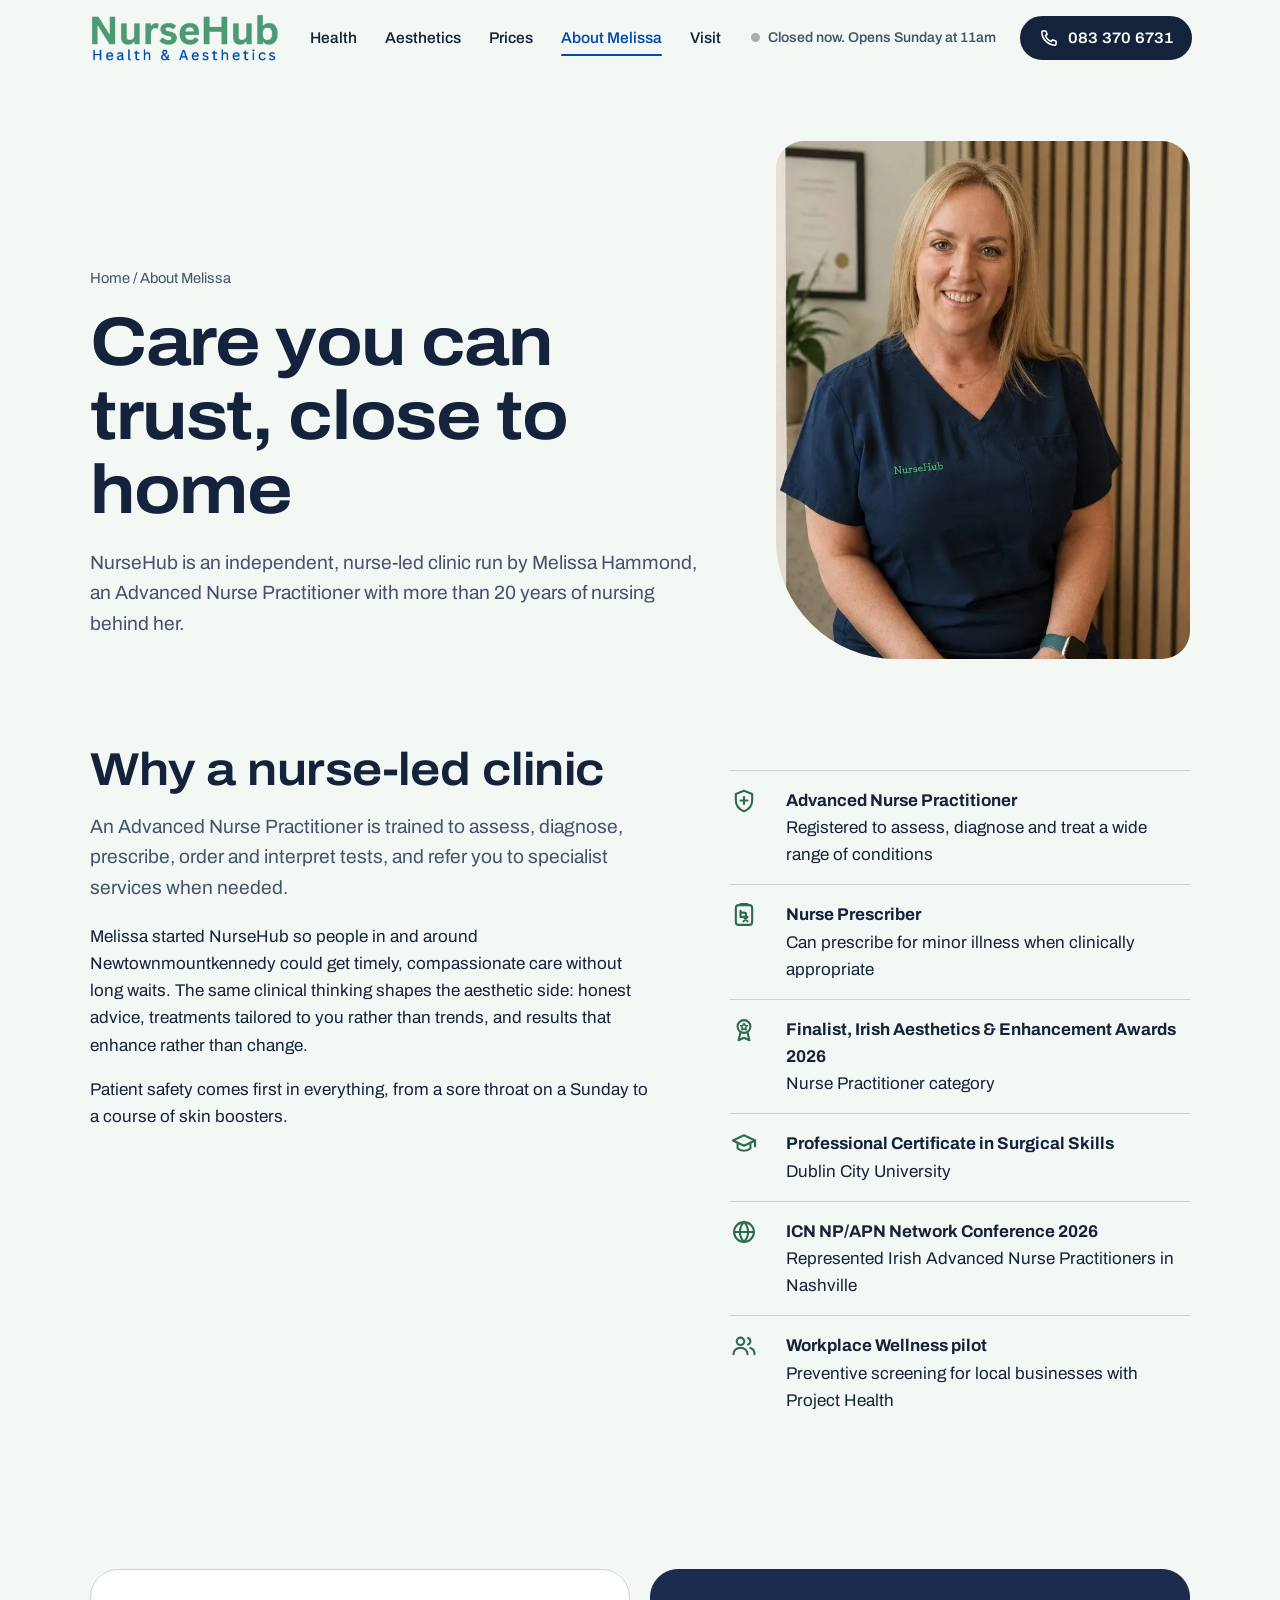
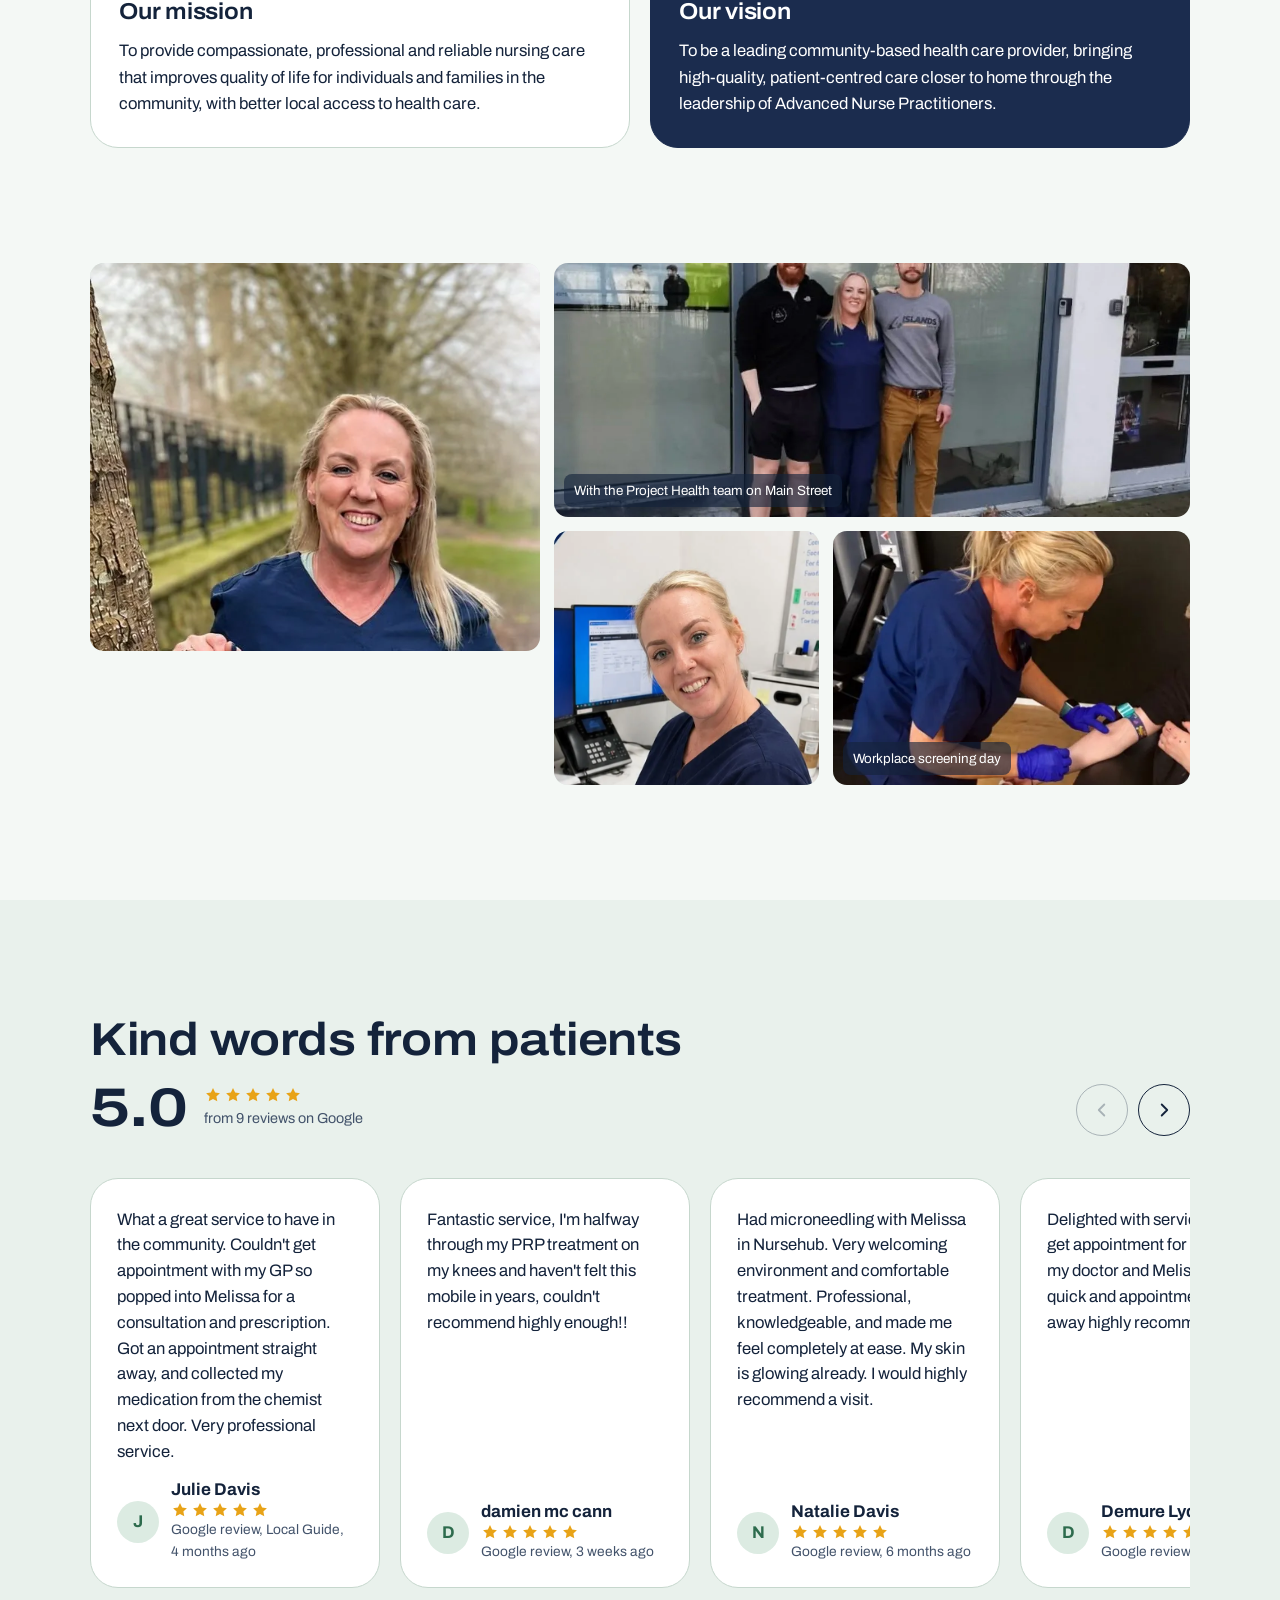
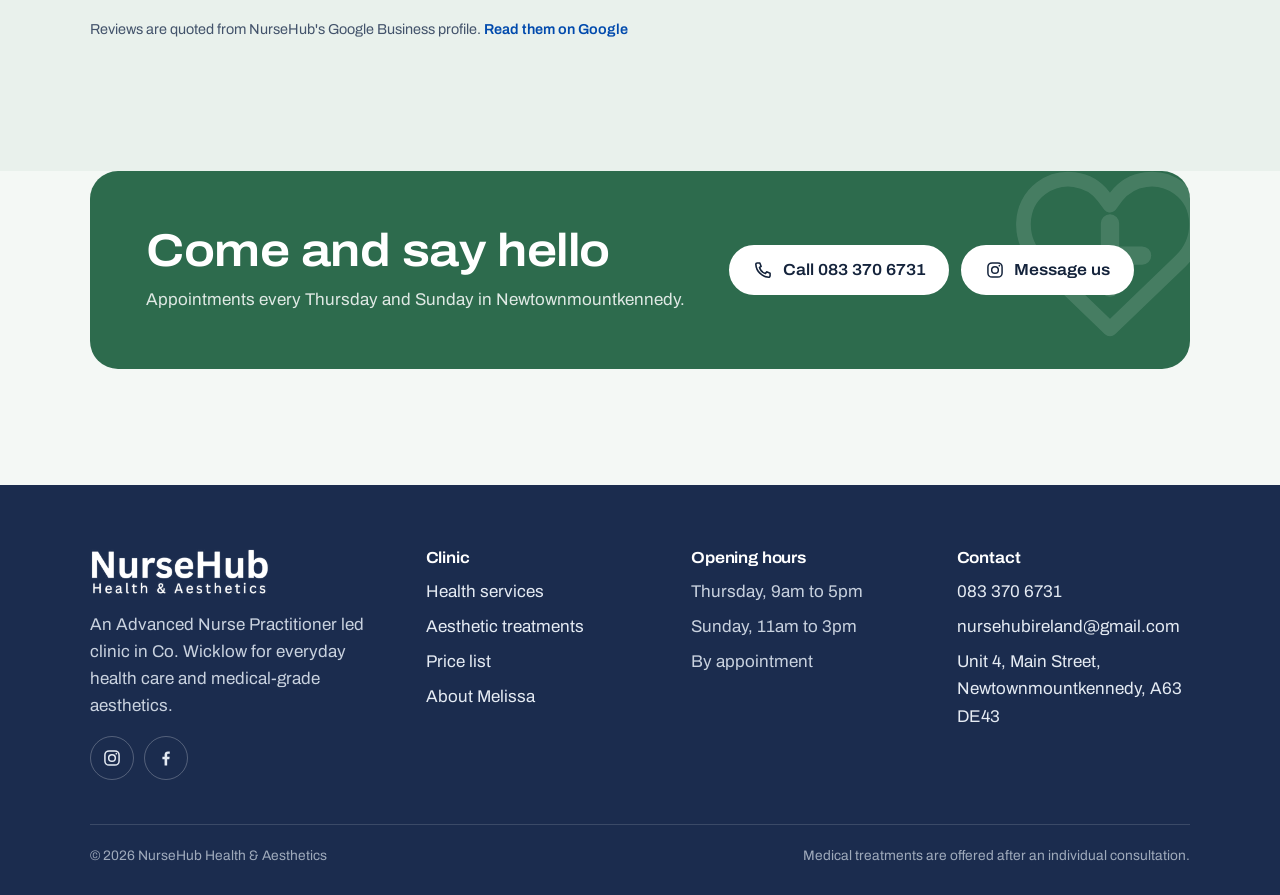
<file: about.html>
<!doctype html>
<html lang="en-IE" class="no-js">
<head>
<meta charset="utf-8">
<meta name="viewport" content="width=device-width, initial-scale=1, viewport-fit=cover">
<meta name="robots" content="noindex, nofollow">
<title>About Melissa Hammond | NurseHub Health & Aesthetics</title>
<meta name="description" content="Meet Melissa Hammond, Advanced Nurse Practitioner and Nurse Prescriber with over 20 years of nursing experience, founder of NurseHub in Newtownmountkennedy.">
<meta name="theme-color" content="#1B2C4E">
<link rel="canonical" href="https://konkos-design.github.io/nursehub-health-aesthetics/about.html">
<meta property="og:type" content="website">
<meta property="og:site_name" content="NurseHub Health &amp; Aesthetics">
<meta property="og:title" content="About Melissa Hammond | NurseHub Health & Aesthetics">
<meta property="og:description" content="Meet Melissa Hammond, Advanced Nurse Practitioner and Nurse Prescriber with over 20 years of nursing experience, founder of NurseHub in Newtownmountkennedy.">
<meta property="og:url" content="https://konkos-design.github.io/nursehub-health-aesthetics/about.html">
<meta property="og:image" content="https://konkos-design.github.io/nursehub-health-aesthetics/img/og-image.jpg">
<meta property="og:image:width" content="1200">
<meta property="og:image:height" content="630">
<meta property="og:locale" content="en_IE">
<meta name="twitter:card" content="summary_large_image">
<meta name="twitter:title" content="About Melissa Hammond | NurseHub Health & Aesthetics">
<meta name="twitter:description" content="Meet Melissa Hammond, Advanced Nurse Practitioner and Nurse Prescriber with over 20 years of nursing experience, founder of NurseHub in Newtownmountkennedy.">
<meta name="twitter:image" content="https://konkos-design.github.io/nursehub-health-aesthetics/img/og-image.jpg">
<link rel="icon" href="img/favicon.svg" type="image/svg+xml">
<link rel="apple-touch-icon" href="img/apple-touch-icon.png">
<link rel="preload" href="fonts/archivo-var.woff2" as="font" type="font/woff2" crossorigin>
<link rel="stylesheet" href="css/style.css">
</head>
<body data-track="health">
<a class="skip" href="#main">Skip to content</a>
<header class="header">
  <div class="wrap header__bar">
    <a class="brand" href="index.html" aria-label="NurseHub Health and Aesthetics, home"><img src="img/logo.png" alt="NurseHub Health &amp; Aesthetics" width="600" height="153"></a>
    <nav class="nav" id="nav" aria-label="Main">
      <a href="health.html">Health</a><a href="aesthetics.html">Aesthetics</a><a href="prices.html">Prices</a><a href="about.html" aria-current="page">About Melissa</a><a href="contact.html">Visit</a>
      <div class="nav__extra">
        <a class="btn btn--accent" href="tel:+353833706731"><svg viewBox="0 0 24 24" fill="none" stroke="currentColor" stroke-width="1.9" stroke-linecap="round" stroke-linejoin="round" aria-hidden="true"><path d="M5 3.5h3.2l1.6 4.2-2 1.3a11 11 0 0 0 7.2 7.2l1.3-2 4.2 1.6V19a1.6 1.6 0 0 1-1.7 1.6C10.6 20.1 3.9 13.4 3.4 5.2A1.6 1.6 0 0 1 5 3.5Z"/></svg>Call 083 370 6731</a>
        <span class="status" data-status><span class="status__dot"></span><span class="status__text">Thursdays and Sundays by appointment</span></span>
      </div>
    </nav>
    <span class="status" data-status><span class="status__dot"></span><span class="status__text">Thursdays and Sundays</span></span>
    <div class="header__call"><a class="btn" href="tel:+353833706731"><svg viewBox="0 0 24 24" fill="none" stroke="currentColor" stroke-width="1.9" stroke-linecap="round" stroke-linejoin="round" aria-hidden="true"><path d="M5 3.5h3.2l1.6 4.2-2 1.3a11 11 0 0 0 7.2 7.2l1.3-2 4.2 1.6V19a1.6 1.6 0 0 1-1.7 1.6C10.6 20.1 3.9 13.4 3.4 5.2A1.6 1.6 0 0 1 5 3.5Z"/></svg>083 370 6731</a></div>
    <button class="burger" aria-label="Open menu" aria-expanded="false" aria-controls="nav"><span></span><span></span><span></span></button>
  </div>
</header>
<main id="main">
<section class="phero">
  <div class="wrap phero__grid">
    <div>
      <div class="crumbs"><a href="index.html">Home</a> / About Melissa</div>
      <h1>Care you can trust, close to home</h1>
      <p class="lead">NurseHub is an independent, nurse-led clinic run by Melissa Hammond, an Advanced Nurse Practitioner with more than 20 years of nursing behind her.</p>
    </div>
    <div class="phero__img"><img src="img/melissa-portrait.webp" alt="Melissa Hammond, founder of NurseHub" width="694" height="1045" fetchpriority="high"></div>
  </div>
</section>
<section class="section" style="padding-top:10px">
  <div class="wrap about-grid">
    <div class="rv-in">
      <h2>Why a nurse-led clinic</h2>
      <p class="lead" style="margin-top:16px">An Advanced Nurse Practitioner is trained to assess, diagnose, prescribe, order and interpret tests, and refer you to specialist services when needed.</p>
      <p>Melissa started NurseHub so people in and around Newtownmountkennedy could get timely, compassionate care without long waits. The same clinical thinking shapes the aesthetic side: honest advice, treatments tailored to you rather than trends, and results that enhance rather than change.</p>
      <p>Patient safety comes first in everything, from a sore throat on a Sunday to a course of skin boosters.</p>
    </div>
    <div class="rv-in">
      <ul class="facts">
        <li><svg viewBox="0 0 24 24" fill="none" stroke="currentColor" stroke-width="1.8" stroke-linecap="round" stroke-linejoin="round" aria-hidden="true"><path d="M12 3.2 19 6v5.3c0 4.4-3 7.9-7 9.5-4-1.6-7-5.1-7-9.5V6Z"/><path d="M12 8.6v6M9 11.6h6"/></svg><div><strong>Advanced Nurse Practitioner</strong>Registered to assess, diagnose and treat a wide range of conditions</div></li>
        <li><svg viewBox="0 0 24 24" fill="none" stroke="currentColor" stroke-width="1.8" stroke-linecap="round" stroke-linejoin="round" aria-hidden="true"><rect x="5" y="3.5" width="14" height="17" rx="2.5"/><path d="M9 3.5V2.6h6v.9M9 10h3a1.8 1.8 0 0 1 0 3.6H9V8.5M11.6 13.6l3.4 3.9M15 13.6l-3.4 3.9"/></svg><div><strong>Nurse Prescriber</strong>Can prescribe for minor illness when clinically appropriate</div></li>
        <li><svg viewBox="0 0 24 24" fill="none" stroke="currentColor" stroke-width="1.8" stroke-linecap="round" stroke-linejoin="round" aria-hidden="true"><circle cx="12" cy="9" r="5.5"/><path d="m9 14-1.6 6.8L12 18.6l4.6 2.2L15 14"/><path d="m12 6.3.9 1.8 2 .3-1.4 1.4.3 2-1.8-.9-1.8.9.3-2L9.1 8.4l2-.3Z" stroke-width="1.3"/></svg><div><strong>Finalist, Irish Aesthetics &amp; Enhancement Awards 2026</strong>Nurse Practitioner category</div></li>
        <li><svg viewBox="0 0 24 24" fill="none" stroke="currentColor" stroke-width="1.8" stroke-linecap="round" stroke-linejoin="round" aria-hidden="true"><path d="m2.5 9 9.5-4.5L21.5 9 12 13.5Z"/><path d="M6.5 11v4.6c1.4 1.4 3.4 2.2 5.5 2.2s4.1-.8 5.5-2.2V11M21.5 9v5"/></svg><div><strong>Professional Certificate in Surgical Skills</strong>Dublin City University</div></li>
        <li><svg viewBox="0 0 24 24" fill="none" stroke="currentColor" stroke-width="1.8" stroke-linecap="round" aria-hidden="true"><circle cx="12" cy="12" r="8.5"/><path d="M3.5 12h17M12 3.5c2.4 2.5 3.5 5.3 3.5 8.5s-1.1 6-3.5 8.5c-2.4-2.5-3.5-5.3-3.5-8.5s1.1-6 3.5-8.5Z"/></svg><div><strong>ICN NP/APN Network Conference 2026</strong>Represented Irish Advanced Nurse Practitioners in Nashville</div></li>
        <li><svg viewBox="0 0 24 24" fill="none" stroke="currentColor" stroke-width="1.8" stroke-linecap="round" stroke-linejoin="round" aria-hidden="true"><circle cx="9" cy="8" r="3.2"/><path d="M3 19c0-3.3 2.7-5.5 6-5.5s6 2.2 6 5.5"/><path d="M15.5 5.2a3 3 0 0 1 0 5.6M17.5 13.8c2 .7 3.5 2.6 3.5 5.2"/></svg><div><strong>Workplace Wellness pilot</strong>Preventive screening for local businesses with Project Health</div></li>
      </ul>
    </div>
  </div>
</section>
<section class="section" style="padding-top:0">
  <div class="wrap mv">
    <div class="rv-in"><h3>Our mission</h3><p>To provide compassionate, professional and reliable nursing care that improves quality of life for individuals and families in the community, with better local access to health care.</p></div>
    <div class="rv-in"><h3>Our vision</h3><p>To be a leading community-based health care provider, bringing high-quality, patient-centred care closer to home through the leadership of Advanced Nurse Practitioners.</p></div>
  </div>
</section>
<section class="section" style="padding-top:0" aria-label="Photos">
  <div class="wrap gallery">
    <figure class="g1 rv-in"><img class="top" src="img/melissa-outdoor.webp" alt="Melissa in Newtownmountkennedy" loading="lazy"></figure>
    <figure class="g2 rv-in"><img src="img/team.webp" alt="Melissa with the Project Health team outside the building on Main Street" loading="lazy"><figcaption>With the Project Health team on Main Street</figcaption></figure>
    <figure class="g3 rv-in"><img class="top" src="img/melissa-desk.webp" alt="Melissa at her desk" loading="lazy"></figure>
    <figure class="g4 rv-in"><img class="top" src="img/workplace.webp" alt="Melissa at a workplace screening day" loading="lazy"><figcaption>Workplace screening day</figcaption></figure>
  </div>
</section>
<section class="section reviews" aria-labelledby="rv-h">
  <div class="wrap">
    <div class="reviews__head rv-in">
      <div>
        <h2 id="rv-h">Kind words from patients</h2>
        <div class="score" style="margin-top:16px"><b>5.0</b><div><span class="stars" aria-label="5 out of 5 stars"><svg viewBox="0 0 24 24" fill="currentColor" aria-hidden="true"><path d="m12 2.8 2.8 5.9 6.4.8-4.7 4.4 1.2 6.4L12 17.2l-5.7 3.1 1.2-6.4L2.8 9.5l6.4-.8Z"/></svg><svg viewBox="0 0 24 24" fill="currentColor" aria-hidden="true"><path d="m12 2.8 2.8 5.9 6.4.8-4.7 4.4 1.2 6.4L12 17.2l-5.7 3.1 1.2-6.4L2.8 9.5l6.4-.8Z"/></svg><svg viewBox="0 0 24 24" fill="currentColor" aria-hidden="true"><path d="m12 2.8 2.8 5.9 6.4.8-4.7 4.4 1.2 6.4L12 17.2l-5.7 3.1 1.2-6.4L2.8 9.5l6.4-.8Z"/></svg><svg viewBox="0 0 24 24" fill="currentColor" aria-hidden="true"><path d="m12 2.8 2.8 5.9 6.4.8-4.7 4.4 1.2 6.4L12 17.2l-5.7 3.1 1.2-6.4L2.8 9.5l6.4-.8Z"/></svg><svg viewBox="0 0 24 24" fill="currentColor" aria-hidden="true"><path d="m12 2.8 2.8 5.9 6.4.8-4.7 4.4 1.2 6.4L12 17.2l-5.7 3.1 1.2-6.4L2.8 9.5l6.4-.8Z"/></svg></span><span class="muted small">from 9 reviews on Google</span></div></div>
      </div>
      <div class="rv-nav"><button type="button" data-rv="prev" aria-label="Previous reviews"><svg viewBox="0 0 24 24" fill="none" stroke="currentColor" stroke-width="2" stroke-linecap="round" stroke-linejoin="round" aria-hidden="true"><path d="M14.5 6 8.5 12l6 6"/></svg></button><button type="button" data-rv="next" aria-label="Next reviews"><svg viewBox="0 0 24 24" fill="none" stroke="currentColor" stroke-width="2" stroke-linecap="round" stroke-linejoin="round" aria-hidden="true"><path d="m9.5 6 6 6-6 6"/></svg></button></div>
    </div>
    <div class="rv-track" tabindex="0" aria-label="Google reviews"><article class="rv"><q>What a great service to have in the community. Couldn&#x27;t get appointment with my GP so popped into Melissa for a consultation and prescription. Got an appointment straight away, and collected my medication from the chemist next door. Very professional service.</q><footer><span class="rv__av" aria-hidden="true">J</span><div><strong>Julie Davis</strong><span><span class="stars" aria-label="5 out of 5 stars"><svg viewBox="0 0 24 24" fill="currentColor" aria-hidden="true"><path d="m12 2.8 2.8 5.9 6.4.8-4.7 4.4 1.2 6.4L12 17.2l-5.7 3.1 1.2-6.4L2.8 9.5l6.4-.8Z"/></svg><svg viewBox="0 0 24 24" fill="currentColor" aria-hidden="true"><path d="m12 2.8 2.8 5.9 6.4.8-4.7 4.4 1.2 6.4L12 17.2l-5.7 3.1 1.2-6.4L2.8 9.5l6.4-.8Z"/></svg><svg viewBox="0 0 24 24" fill="currentColor" aria-hidden="true"><path d="m12 2.8 2.8 5.9 6.4.8-4.7 4.4 1.2 6.4L12 17.2l-5.7 3.1 1.2-6.4L2.8 9.5l6.4-.8Z"/></svg><svg viewBox="0 0 24 24" fill="currentColor" aria-hidden="true"><path d="m12 2.8 2.8 5.9 6.4.8-4.7 4.4 1.2 6.4L12 17.2l-5.7 3.1 1.2-6.4L2.8 9.5l6.4-.8Z"/></svg><svg viewBox="0 0 24 24" fill="currentColor" aria-hidden="true"><path d="m12 2.8 2.8 5.9 6.4.8-4.7 4.4 1.2 6.4L12 17.2l-5.7 3.1 1.2-6.4L2.8 9.5l6.4-.8Z"/></svg></span> Google review, Local Guide, 4 months ago</span></div></footer></article><article class="rv"><q>Fantastic service, I&#x27;m halfway through my PRP treatment on my knees and haven&#x27;t felt this mobile in years, couldn&#x27;t recommend highly enough!!</q><footer><span class="rv__av" aria-hidden="true">D</span><div><strong>damien mc cann</strong><span><span class="stars" aria-label="5 out of 5 stars"><svg viewBox="0 0 24 24" fill="currentColor" aria-hidden="true"><path d="m12 2.8 2.8 5.9 6.4.8-4.7 4.4 1.2 6.4L12 17.2l-5.7 3.1 1.2-6.4L2.8 9.5l6.4-.8Z"/></svg><svg viewBox="0 0 24 24" fill="currentColor" aria-hidden="true"><path d="m12 2.8 2.8 5.9 6.4.8-4.7 4.4 1.2 6.4L12 17.2l-5.7 3.1 1.2-6.4L2.8 9.5l6.4-.8Z"/></svg><svg viewBox="0 0 24 24" fill="currentColor" aria-hidden="true"><path d="m12 2.8 2.8 5.9 6.4.8-4.7 4.4 1.2 6.4L12 17.2l-5.7 3.1 1.2-6.4L2.8 9.5l6.4-.8Z"/></svg><svg viewBox="0 0 24 24" fill="currentColor" aria-hidden="true"><path d="m12 2.8 2.8 5.9 6.4.8-4.7 4.4 1.2 6.4L12 17.2l-5.7 3.1 1.2-6.4L2.8 9.5l6.4-.8Z"/></svg><svg viewBox="0 0 24 24" fill="currentColor" aria-hidden="true"><path d="m12 2.8 2.8 5.9 6.4.8-4.7 4.4 1.2 6.4L12 17.2l-5.7 3.1 1.2-6.4L2.8 9.5l6.4-.8Z"/></svg></span> Google review, 3 weeks ago</span></div></footer></article><article class="rv"><q>Had microneedling with Melissa in Nursehub. Very welcoming environment and comfortable treatment. Professional, knowledgeable, and made me feel completely at ease. My skin is glowing already. I would highly recommend a visit.</q><footer><span class="rv__av" aria-hidden="true">N</span><div><strong>Natalie Davis</strong><span><span class="stars" aria-label="5 out of 5 stars"><svg viewBox="0 0 24 24" fill="currentColor" aria-hidden="true"><path d="m12 2.8 2.8 5.9 6.4.8-4.7 4.4 1.2 6.4L12 17.2l-5.7 3.1 1.2-6.4L2.8 9.5l6.4-.8Z"/></svg><svg viewBox="0 0 24 24" fill="currentColor" aria-hidden="true"><path d="m12 2.8 2.8 5.9 6.4.8-4.7 4.4 1.2 6.4L12 17.2l-5.7 3.1 1.2-6.4L2.8 9.5l6.4-.8Z"/></svg><svg viewBox="0 0 24 24" fill="currentColor" aria-hidden="true"><path d="m12 2.8 2.8 5.9 6.4.8-4.7 4.4 1.2 6.4L12 17.2l-5.7 3.1 1.2-6.4L2.8 9.5l6.4-.8Z"/></svg><svg viewBox="0 0 24 24" fill="currentColor" aria-hidden="true"><path d="m12 2.8 2.8 5.9 6.4.8-4.7 4.4 1.2 6.4L12 17.2l-5.7 3.1 1.2-6.4L2.8 9.5l6.4-.8Z"/></svg><svg viewBox="0 0 24 24" fill="currentColor" aria-hidden="true"><path d="m12 2.8 2.8 5.9 6.4.8-4.7 4.4 1.2 6.4L12 17.2l-5.7 3.1 1.2-6.4L2.8 9.5l6.4-.8Z"/></svg></span> Google review, 6 months ago</span></div></footer></article><article class="rv"><q>Delighted with service couldn’t get appointment for weeks with my doctor and Melissa was so quick and appointment straight away highly recommend</q><footer><span class="rv__av" aria-hidden="true">D</span><div><strong>Demure Lydia Verdon</strong><span><span class="stars" aria-label="5 out of 5 stars"><svg viewBox="0 0 24 24" fill="currentColor" aria-hidden="true"><path d="m12 2.8 2.8 5.9 6.4.8-4.7 4.4 1.2 6.4L12 17.2l-5.7 3.1 1.2-6.4L2.8 9.5l6.4-.8Z"/></svg><svg viewBox="0 0 24 24" fill="currentColor" aria-hidden="true"><path d="m12 2.8 2.8 5.9 6.4.8-4.7 4.4 1.2 6.4L12 17.2l-5.7 3.1 1.2-6.4L2.8 9.5l6.4-.8Z"/></svg><svg viewBox="0 0 24 24" fill="currentColor" aria-hidden="true"><path d="m12 2.8 2.8 5.9 6.4.8-4.7 4.4 1.2 6.4L12 17.2l-5.7 3.1 1.2-6.4L2.8 9.5l6.4-.8Z"/></svg><svg viewBox="0 0 24 24" fill="currentColor" aria-hidden="true"><path d="m12 2.8 2.8 5.9 6.4.8-4.7 4.4 1.2 6.4L12 17.2l-5.7 3.1 1.2-6.4L2.8 9.5l6.4-.8Z"/></svg><svg viewBox="0 0 24 24" fill="currentColor" aria-hidden="true"><path d="m12 2.8 2.8 5.9 6.4.8-4.7 4.4 1.2 6.4L12 17.2l-5.7 3.1 1.2-6.4L2.8 9.5l6.4-.8Z"/></svg></span> Google review, 6 months ago</span></div></footer></article><article class="rv"><q>Melissa did a full check on my health. Chest examined and vital signs taken… She was very professional, no rushing me out of her office… A great nurse hub and that it&#x27;s open on Sunday is great as where would you find a dr on a Sunday.</q><footer><span class="rv__av" aria-hidden="true">J</span><div><strong>Janet Brandon</strong><span><span class="stars" aria-label="5 out of 5 stars"><svg viewBox="0 0 24 24" fill="currentColor" aria-hidden="true"><path d="m12 2.8 2.8 5.9 6.4.8-4.7 4.4 1.2 6.4L12 17.2l-5.7 3.1 1.2-6.4L2.8 9.5l6.4-.8Z"/></svg><svg viewBox="0 0 24 24" fill="currentColor" aria-hidden="true"><path d="m12 2.8 2.8 5.9 6.4.8-4.7 4.4 1.2 6.4L12 17.2l-5.7 3.1 1.2-6.4L2.8 9.5l6.4-.8Z"/></svg><svg viewBox="0 0 24 24" fill="currentColor" aria-hidden="true"><path d="m12 2.8 2.8 5.9 6.4.8-4.7 4.4 1.2 6.4L12 17.2l-5.7 3.1 1.2-6.4L2.8 9.5l6.4-.8Z"/></svg><svg viewBox="0 0 24 24" fill="currentColor" aria-hidden="true"><path d="m12 2.8 2.8 5.9 6.4.8-4.7 4.4 1.2 6.4L12 17.2l-5.7 3.1 1.2-6.4L2.8 9.5l6.4-.8Z"/></svg><svg viewBox="0 0 24 24" fill="currentColor" aria-hidden="true"><path d="m12 2.8 2.8 5.9 6.4.8-4.7 4.4 1.2 6.4L12 17.2l-5.7 3.1 1.2-6.4L2.8 9.5l6.4-.8Z"/></svg></span> Google review, 6 months ago</span></div></footer></article><article class="rv"><q>Melissa is professional and puts you straight at ease. She offers wide range of services. Great to have so nearby.</q><footer><span class="rv__av" aria-hidden="true">C</span><div><strong>Claire Lawton</strong><span><span class="stars" aria-label="5 out of 5 stars"><svg viewBox="0 0 24 24" fill="currentColor" aria-hidden="true"><path d="m12 2.8 2.8 5.9 6.4.8-4.7 4.4 1.2 6.4L12 17.2l-5.7 3.1 1.2-6.4L2.8 9.5l6.4-.8Z"/></svg><svg viewBox="0 0 24 24" fill="currentColor" aria-hidden="true"><path d="m12 2.8 2.8 5.9 6.4.8-4.7 4.4 1.2 6.4L12 17.2l-5.7 3.1 1.2-6.4L2.8 9.5l6.4-.8Z"/></svg><svg viewBox="0 0 24 24" fill="currentColor" aria-hidden="true"><path d="m12 2.8 2.8 5.9 6.4.8-4.7 4.4 1.2 6.4L12 17.2l-5.7 3.1 1.2-6.4L2.8 9.5l6.4-.8Z"/></svg><svg viewBox="0 0 24 24" fill="currentColor" aria-hidden="true"><path d="m12 2.8 2.8 5.9 6.4.8-4.7 4.4 1.2 6.4L12 17.2l-5.7 3.1 1.2-6.4L2.8 9.5l6.4-.8Z"/></svg><svg viewBox="0 0 24 24" fill="currentColor" aria-hidden="true"><path d="m12 2.8 2.8 5.9 6.4.8-4.7 4.4 1.2 6.4L12 17.2l-5.7 3.1 1.2-6.4L2.8 9.5l6.4-.8Z"/></svg></span> Google review, 6 months ago</span></div></footer></article><article class="rv"><q>Amazing service. Melissa was very professional and kind. Would 100% recommend!</q><footer><span class="rv__av" aria-hidden="true">A</span><div><strong>Abi Hammond</strong><span><span class="stars" aria-label="5 out of 5 stars"><svg viewBox="0 0 24 24" fill="currentColor" aria-hidden="true"><path d="m12 2.8 2.8 5.9 6.4.8-4.7 4.4 1.2 6.4L12 17.2l-5.7 3.1 1.2-6.4L2.8 9.5l6.4-.8Z"/></svg><svg viewBox="0 0 24 24" fill="currentColor" aria-hidden="true"><path d="m12 2.8 2.8 5.9 6.4.8-4.7 4.4 1.2 6.4L12 17.2l-5.7 3.1 1.2-6.4L2.8 9.5l6.4-.8Z"/></svg><svg viewBox="0 0 24 24" fill="currentColor" aria-hidden="true"><path d="m12 2.8 2.8 5.9 6.4.8-4.7 4.4 1.2 6.4L12 17.2l-5.7 3.1 1.2-6.4L2.8 9.5l6.4-.8Z"/></svg><svg viewBox="0 0 24 24" fill="currentColor" aria-hidden="true"><path d="m12 2.8 2.8 5.9 6.4.8-4.7 4.4 1.2 6.4L12 17.2l-5.7 3.1 1.2-6.4L2.8 9.5l6.4-.8Z"/></svg><svg viewBox="0 0 24 24" fill="currentColor" aria-hidden="true"><path d="m12 2.8 2.8 5.9 6.4.8-4.7 4.4 1.2 6.4L12 17.2l-5.7 3.1 1.2-6.4L2.8 9.5l6.4-.8Z"/></svg></span> Google review, 6 months ago</span></div></footer></article><article class="rv"><q>Excellent professional service</q><footer><span class="rv__av" aria-hidden="true">M</span><div><strong>M D123</strong><span><span class="stars" aria-label="5 out of 5 stars"><svg viewBox="0 0 24 24" fill="currentColor" aria-hidden="true"><path d="m12 2.8 2.8 5.9 6.4.8-4.7 4.4 1.2 6.4L12 17.2l-5.7 3.1 1.2-6.4L2.8 9.5l6.4-.8Z"/></svg><svg viewBox="0 0 24 24" fill="currentColor" aria-hidden="true"><path d="m12 2.8 2.8 5.9 6.4.8-4.7 4.4 1.2 6.4L12 17.2l-5.7 3.1 1.2-6.4L2.8 9.5l6.4-.8Z"/></svg><svg viewBox="0 0 24 24" fill="currentColor" aria-hidden="true"><path d="m12 2.8 2.8 5.9 6.4.8-4.7 4.4 1.2 6.4L12 17.2l-5.7 3.1 1.2-6.4L2.8 9.5l6.4-.8Z"/></svg><svg viewBox="0 0 24 24" fill="currentColor" aria-hidden="true"><path d="m12 2.8 2.8 5.9 6.4.8-4.7 4.4 1.2 6.4L12 17.2l-5.7 3.1 1.2-6.4L2.8 9.5l6.4-.8Z"/></svg><svg viewBox="0 0 24 24" fill="currentColor" aria-hidden="true"><path d="m12 2.8 2.8 5.9 6.4.8-4.7 4.4 1.2 6.4L12 17.2l-5.7 3.1 1.2-6.4L2.8 9.5l6.4-.8Z"/></svg></span> Google review, 6 months ago</span></div></footer></article></div>
    <p class="small muted" style="margin-top:8px">Reviews are quoted from NurseHub's Google Business profile. <a class="textlink" href="https://www.google.com/maps/place/NurseHub+Health+and+Aesthetics/@53.3834,-8.2177501,15z/data=!4m6!3m5!1s0xc85eb823fa5897b:0xa5bf6e75ab458c25!8m2!3d53.3834!4d-8.2177501!16s%2Fg%2F11mz0b0z16" target="_blank" rel="noopener">Read them on Google</a></p>
  </div>
</section>
<section class="section" style="padding-top:0"><div class="wrap"><div class="band rv-in"><span class="band__heart"><svg viewBox="0 0 48 48" fill="none" stroke="currentColor" stroke-width="3.2" stroke-linejoin="round" aria-hidden="true"><path d="M24 41 8.6 26.2C3.8 21.6 4 14 9 10.3c4.3-3.2 10.4-2.4 13.6 1.8L24 14l1.4-1.9c3.2-4.2 9.3-5 13.6-1.8 5 3.7 5.2 11.3.4 15.9Z"/><path d="M24 18v14M17 25h14" stroke-linecap="round" stroke-width="4"/></svg></span><div><h2>Come and say hello</h2><p>Appointments every Thursday and Sunday in Newtownmountkennedy.</p></div><div class="btn-row"><a class="btn btn--light" href="tel:+353833706731"><svg viewBox="0 0 24 24" fill="none" stroke="currentColor" stroke-width="1.9" stroke-linecap="round" stroke-linejoin="round" aria-hidden="true"><path d="M5 3.5h3.2l1.6 4.2-2 1.3a11 11 0 0 0 7.2 7.2l1.3-2 4.2 1.6V19a1.6 1.6 0 0 1-1.7 1.6C10.6 20.1 3.9 13.4 3.4 5.2A1.6 1.6 0 0 1 5 3.5Z"/></svg>Call 083 370 6731</a><a class="btn btn--light" href="https://www.instagram.com/nursehubireland/" target="_blank" rel="noopener"><svg viewBox="0 0 24 24" fill="none" stroke="currentColor" stroke-width="1.8" aria-hidden="true"><rect x="3.5" y="3.5" width="17" height="17" rx="5"/><circle cx="12" cy="12" r="4"/><circle cx="17.2" cy="6.8" r="1" fill="currentColor" stroke="none"/></svg>Message us</a></div></div></div></section>
</main>
<footer class="footer">
  <div class="wrap">
    <div class="footer__grid">
      <div>
        <img class="flogo" src="img/logo-white.png" alt="NurseHub Health &amp; Aesthetics" width="600" height="153">
        <p>An Advanced Nurse Practitioner led clinic in Co. Wicklow for everyday health care and medical-grade aesthetics.</p>
        <div class="socials">
          <a href="https://www.instagram.com/nursehubireland/" target="_blank" rel="noopener" aria-label="NurseHub on Instagram"><svg viewBox="0 0 24 24" fill="none" stroke="currentColor" stroke-width="1.8" aria-hidden="true"><rect x="3.5" y="3.5" width="17" height="17" rx="5"/><circle cx="12" cy="12" r="4"/><circle cx="17.2" cy="6.8" r="1" fill="currentColor" stroke="none"/></svg></a>
          <a href="https://www.facebook.com/993507500514151/" target="_blank" rel="noopener" aria-label="NurseHub on Facebook"><svg viewBox="0 0 24 24" fill="currentColor" aria-hidden="true"><path d="M13.4 21v-7.6h2.6l.4-3h-3V8.5c0-.9.3-1.5 1.5-1.5h1.6V4.3a21 21 0 0 0-2.3-.1c-2.3 0-3.9 1.4-3.9 4v2.2H7.7v3h2.6V21h3.1Z"/></svg></a>
        </div>
      </div>
      <div>
        <h3>Clinic</h3>
        <ul><li><a href="health.html">Health services</a></li><li><a href="aesthetics.html">Aesthetic treatments</a></li><li><a href="prices.html">Price list</a></li><li><a href="about.html">About Melissa</a></li></ul>
      </div>
      <div>
        <h3>Opening hours</h3>
        <ul><li>Thursday, 9am to 5pm</li><li>Sunday, 11am to 3pm</li><li>By appointment</li></ul>
      </div>
      <div>
        <h3>Contact</h3>
        <ul><li><a href="tel:+353833706731">083 370 6731</a></li><li><a href="mailto:nursehubireland@gmail.com">nursehubireland@gmail.com</a></li><li><a href="https://www.google.com/maps/place/NurseHub+Health+and+Aesthetics/@53.3834,-8.2177501,15z/data=!4m6!3m5!1s0xc85eb823fa5897b:0xa5bf6e75ab458c25!8m2!3d53.3834!4d-8.2177501!16s%2Fg%2F11mz0b0z16" target="_blank" rel="noopener">Unit 4, Main Street,<br>Newtownmountkennedy, A63 DE43</a></li></ul>
      </div>
    </div>
    <div class="footer__base"><span>&copy; <span data-year>2026</span> NurseHub Health &amp; Aesthetics</span><span>Medical treatments are offered after an individual consultation.</span></div>
  </div>
</footer>
<div class="callbar"><a class="btn btn--accent" href="tel:+353833706731"><svg viewBox="0 0 24 24" fill="none" stroke="currentColor" stroke-width="1.9" stroke-linecap="round" stroke-linejoin="round" aria-hidden="true"><path d="M5 3.5h3.2l1.6 4.2-2 1.3a11 11 0 0 0 7.2 7.2l1.3-2 4.2 1.6V19a1.6 1.6 0 0 1-1.7 1.6C10.6 20.1 3.9 13.4 3.4 5.2A1.6 1.6 0 0 1 5 3.5Z"/></svg>Call 083 370 6731</a><a class="btn btn--light" href="https://www.instagram.com/nursehubireland/" target="_blank" rel="noopener" aria-label="Message on Instagram"><svg viewBox="0 0 24 24" fill="none" stroke="currentColor" stroke-width="1.8" aria-hidden="true"><rect x="3.5" y="3.5" width="17" height="17" rx="5"/><circle cx="12" cy="12" r="4"/><circle cx="17.2" cy="6.8" r="1" fill="currentColor" stroke="none"/></svg></a></div>
<script src="js/main.js" defer></script>
</body>
</html>
</file>
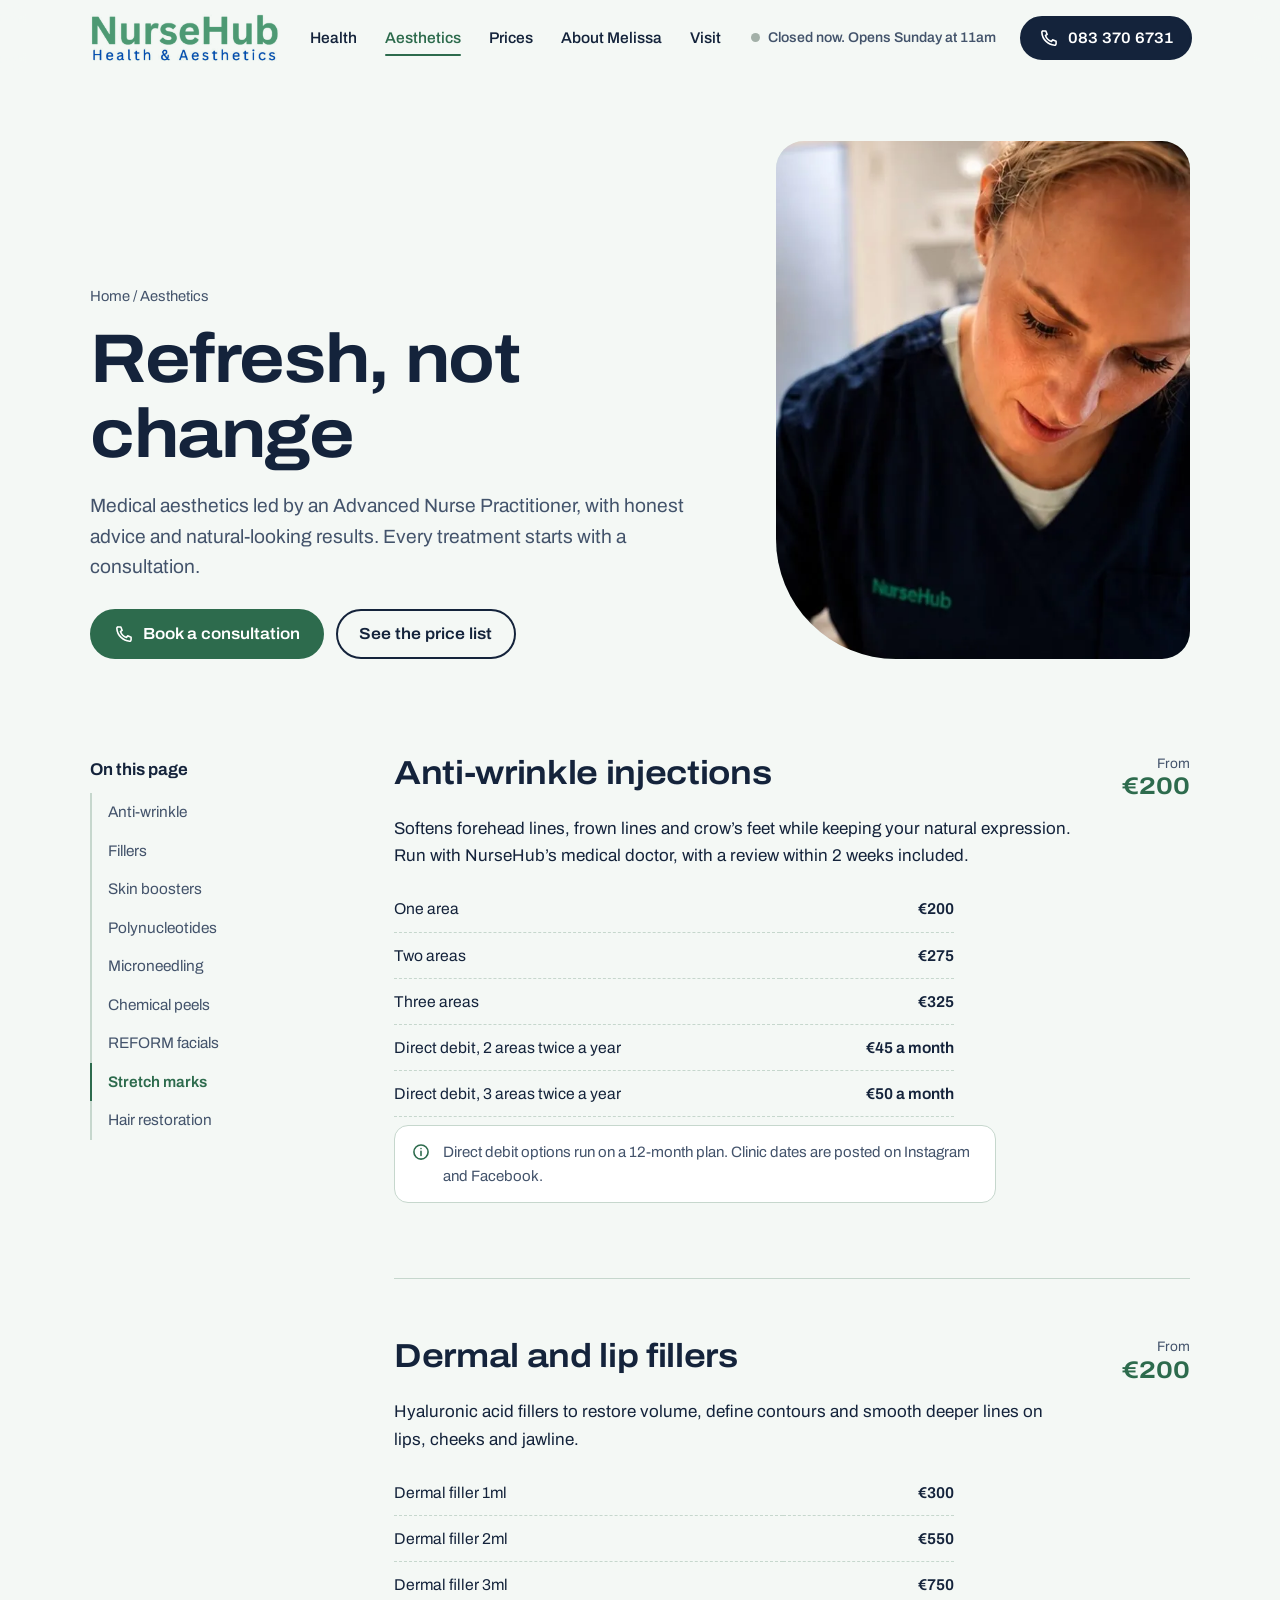
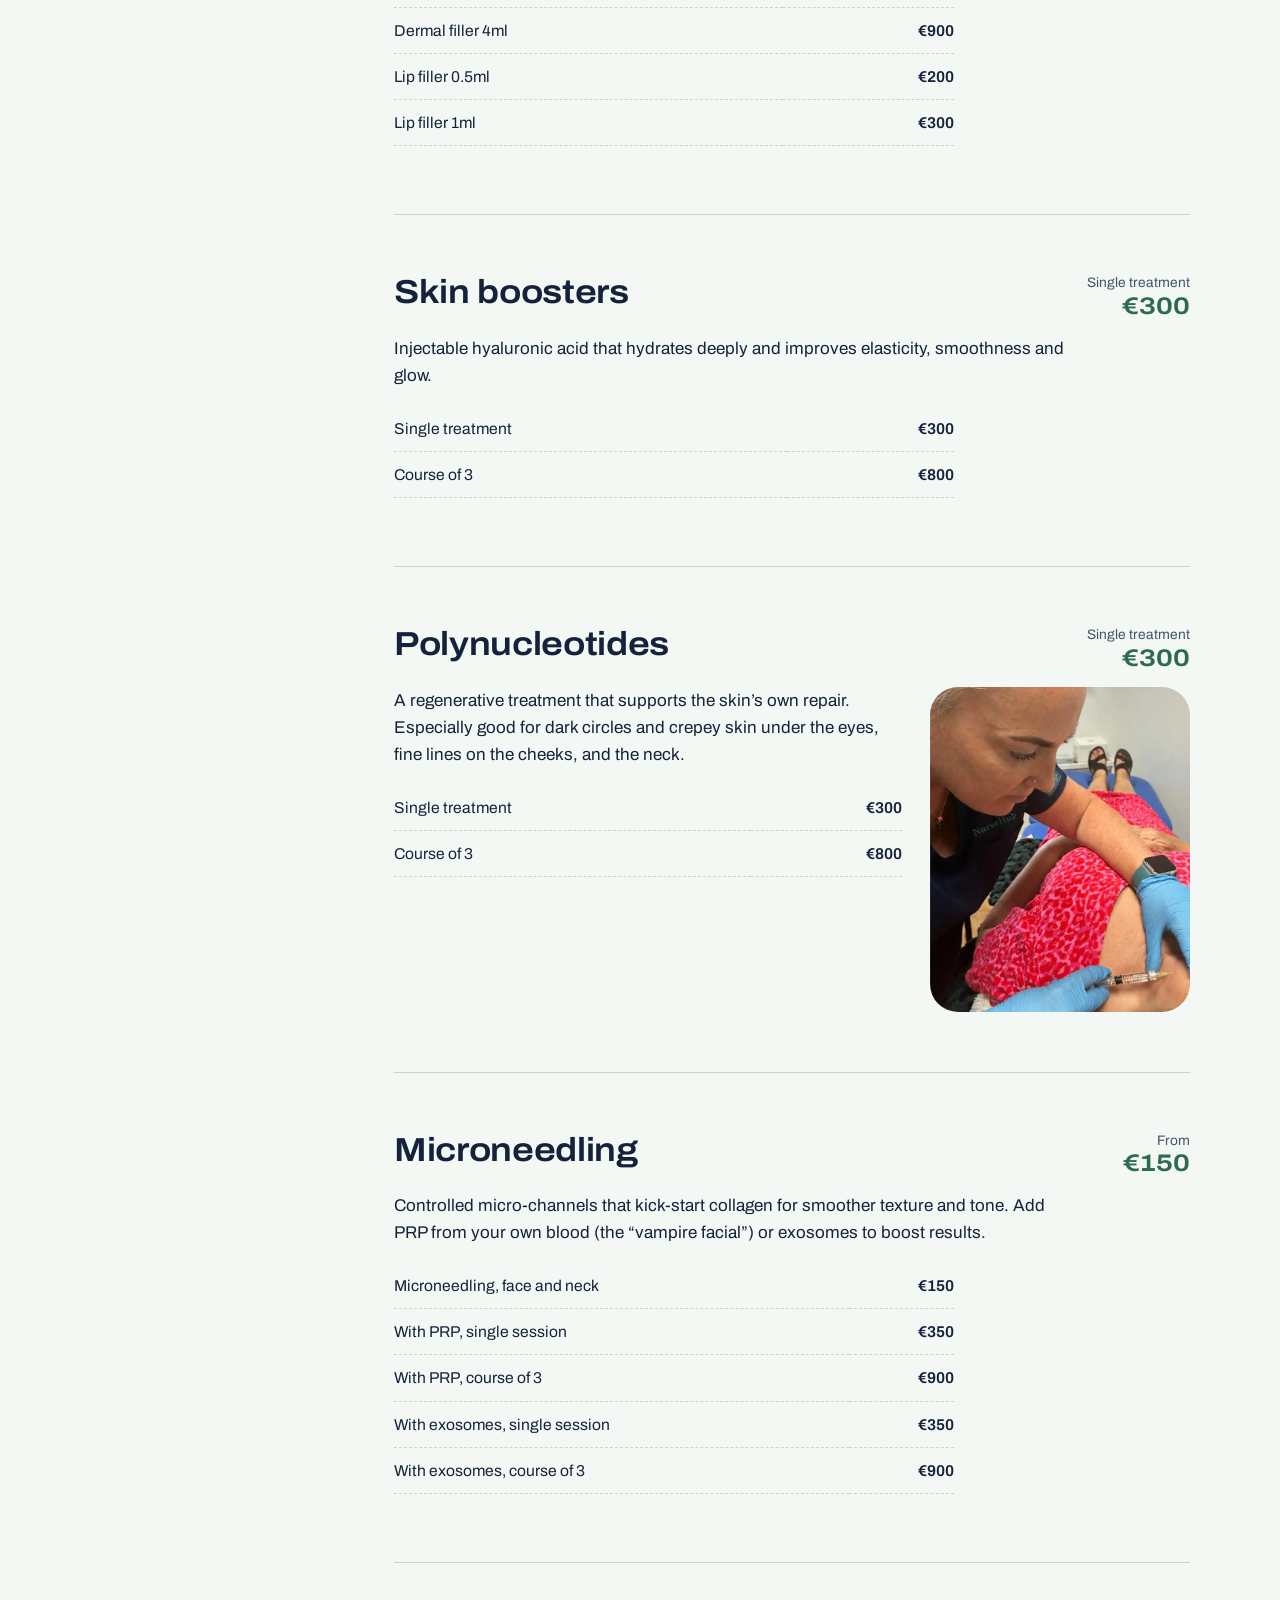
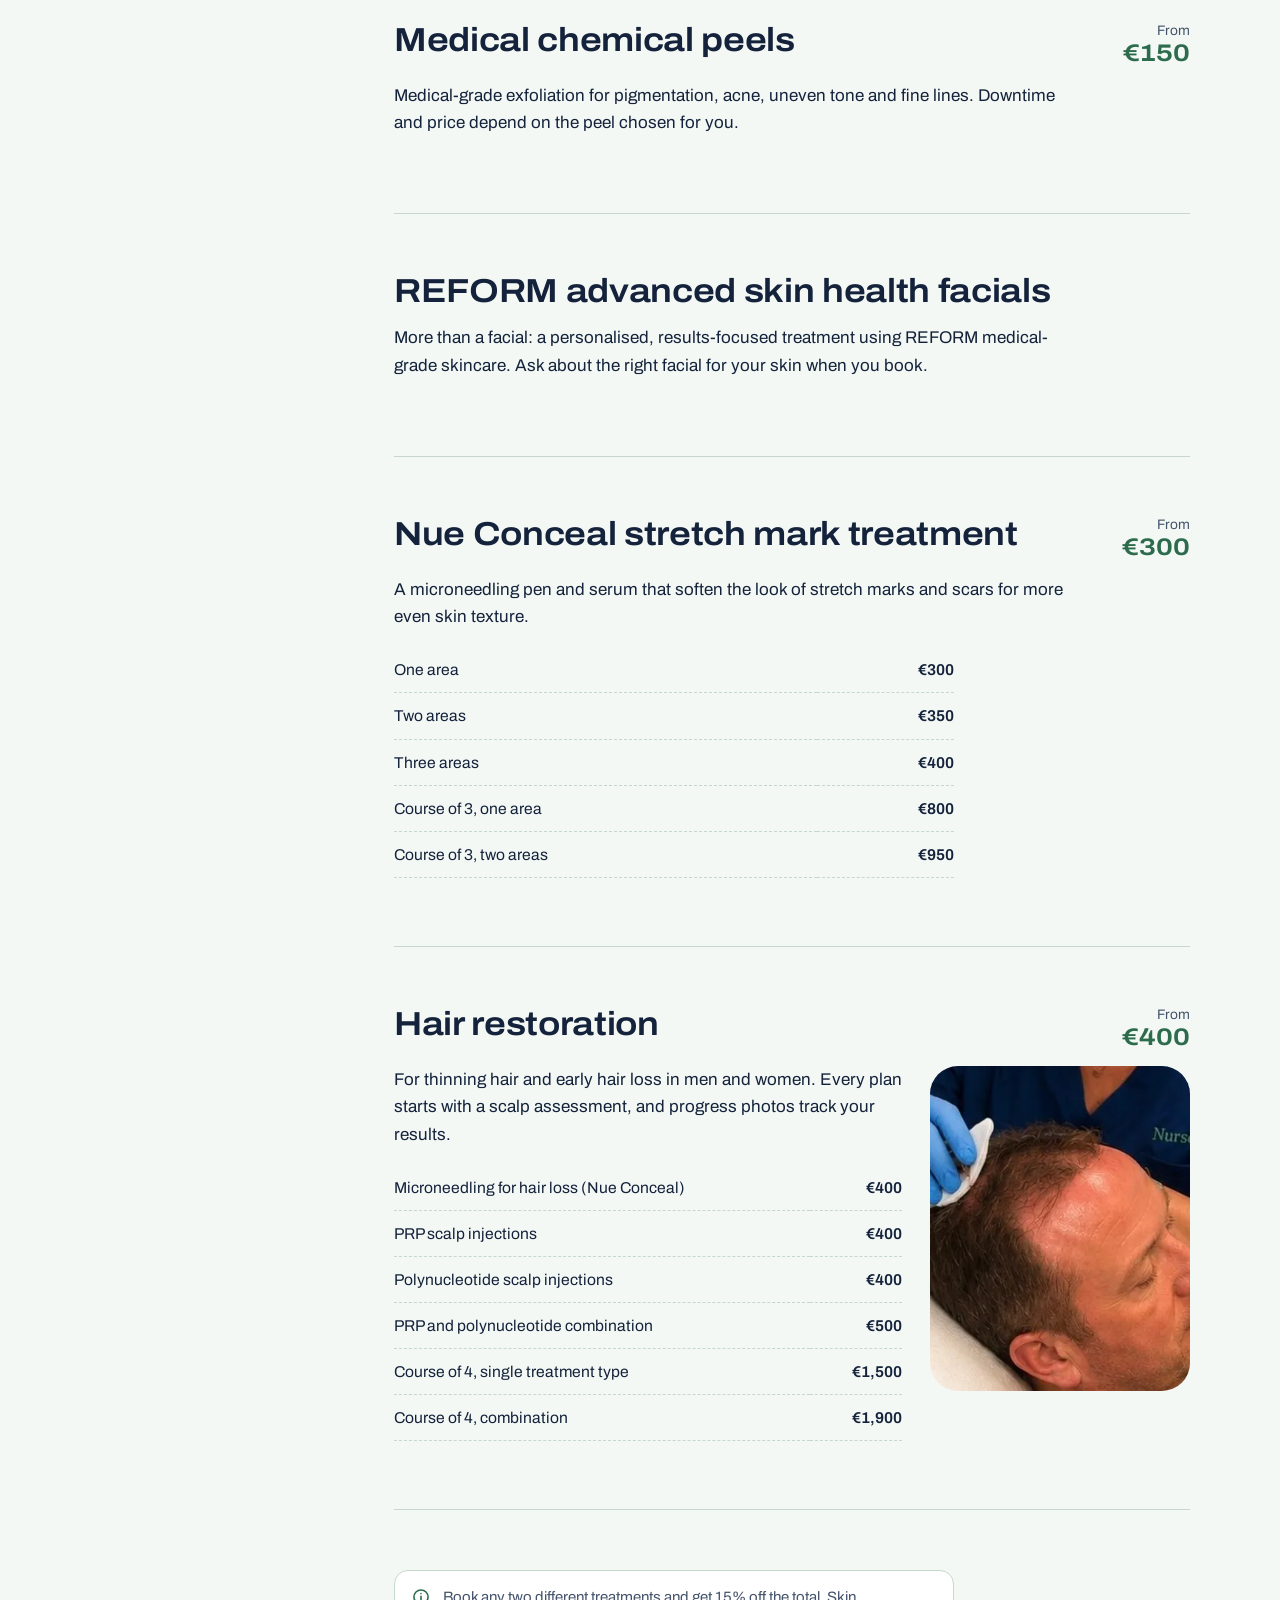
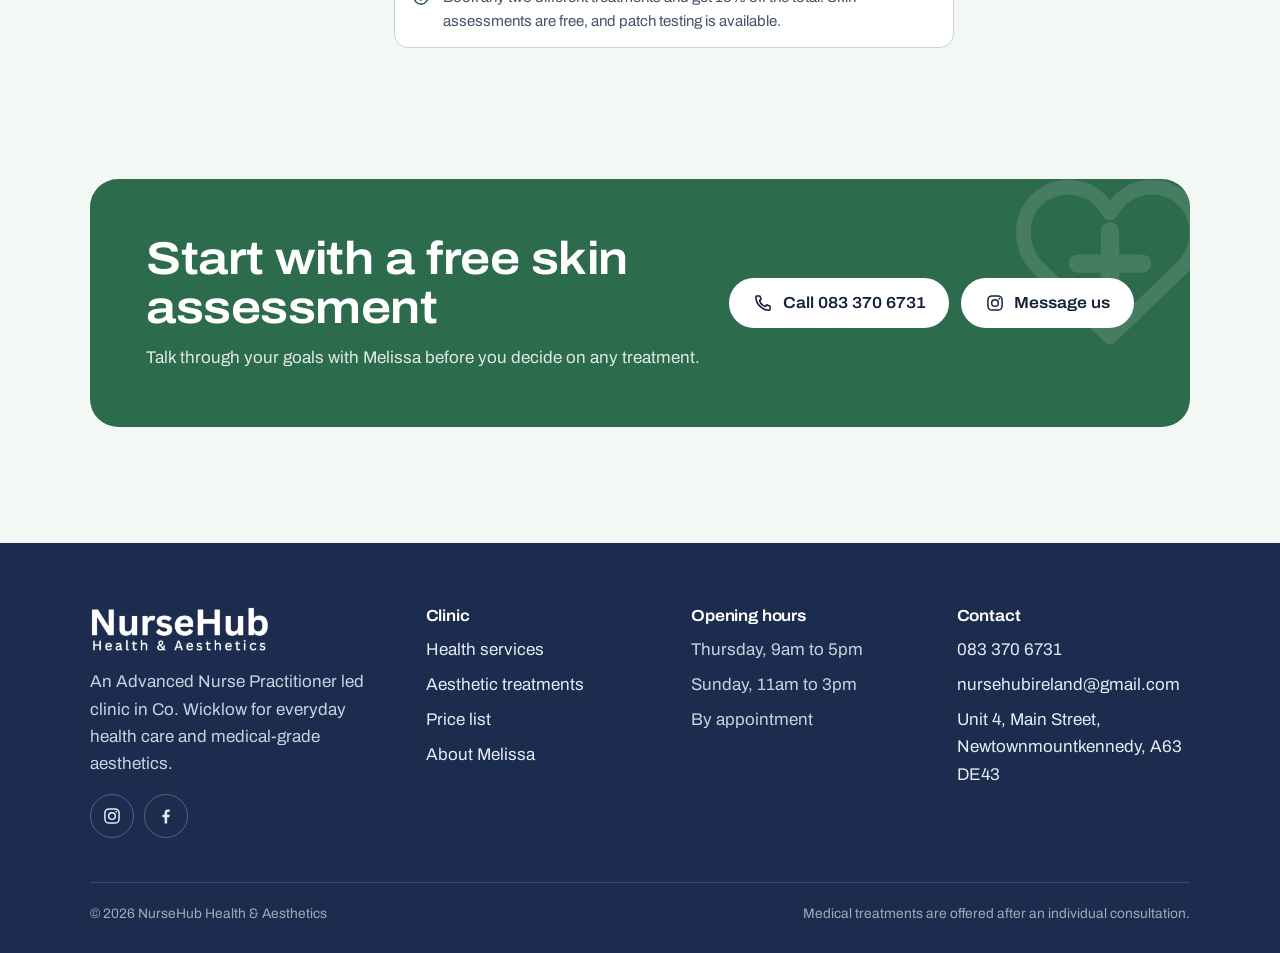
<file: aesthetics.html>
<!doctype html>
<html lang="en-IE" class="no-js">
<head>
<meta charset="utf-8">
<meta name="viewport" content="width=device-width, initial-scale=1, viewport-fit=cover">
<meta name="robots" content="noindex, nofollow">
<title>Aesthetic treatments | NurseHub, Newtownmountkennedy</title>
<meta name="description" content="Anti-wrinkle injections, fillers, skin boosters, polynucleotides, microneedling, peels and hair restoration from an Advanced Nurse Practitioner in Co. Wicklow.">
<meta name="theme-color" content="#1B2C4E">
<link rel="canonical" href="https://konkos-design.github.io/nursehub-health-aesthetics/aesthetics.html">
<meta property="og:type" content="website">
<meta property="og:site_name" content="NurseHub Health &amp; Aesthetics">
<meta property="og:title" content="Aesthetic treatments | NurseHub, Newtownmountkennedy">
<meta property="og:description" content="Anti-wrinkle injections, fillers, skin boosters, polynucleotides, microneedling, peels and hair restoration from an Advanced Nurse Practitioner in Co. Wicklow.">
<meta property="og:url" content="https://konkos-design.github.io/nursehub-health-aesthetics/aesthetics.html">
<meta property="og:image" content="https://konkos-design.github.io/nursehub-health-aesthetics/img/og-image.jpg">
<meta property="og:image:width" content="1200">
<meta property="og:image:height" content="630">
<meta property="og:locale" content="en_IE">
<meta name="twitter:card" content="summary_large_image">
<meta name="twitter:title" content="Aesthetic treatments | NurseHub, Newtownmountkennedy">
<meta name="twitter:description" content="Anti-wrinkle injections, fillers, skin boosters, polynucleotides, microneedling, peels and hair restoration from an Advanced Nurse Practitioner in Co. Wicklow.">
<meta name="twitter:image" content="https://konkos-design.github.io/nursehub-health-aesthetics/img/og-image.jpg">
<link rel="icon" href="img/favicon.svg" type="image/svg+xml">
<link rel="apple-touch-icon" href="img/apple-touch-icon.png">
<link rel="preload" href="fonts/archivo-var.woff2" as="font" type="font/woff2" crossorigin>
<link rel="stylesheet" href="css/style.css">
</head>
<body data-track="health">
<a class="skip" href="#main">Skip to content</a>
<header class="header">
  <div class="wrap header__bar">
    <a class="brand" href="index.html" aria-label="NurseHub Health and Aesthetics, home"><img src="img/logo.png" alt="NurseHub Health &amp; Aesthetics" width="600" height="153"></a>
    <nav class="nav" id="nav" aria-label="Main">
      <a href="health.html">Health</a><a href="aesthetics.html" aria-current="page">Aesthetics</a><a href="prices.html">Prices</a><a href="about.html">About Melissa</a><a href="contact.html">Visit</a>
      <div class="nav__extra">
        <a class="btn btn--accent" href="tel:+353833706731"><svg viewBox="0 0 24 24" fill="none" stroke="currentColor" stroke-width="1.9" stroke-linecap="round" stroke-linejoin="round" aria-hidden="true"><path d="M5 3.5h3.2l1.6 4.2-2 1.3a11 11 0 0 0 7.2 7.2l1.3-2 4.2 1.6V19a1.6 1.6 0 0 1-1.7 1.6C10.6 20.1 3.9 13.4 3.4 5.2A1.6 1.6 0 0 1 5 3.5Z"/></svg>Call 083 370 6731</a>
        <span class="status" data-status><span class="status__dot"></span><span class="status__text">Thursdays and Sundays by appointment</span></span>
      </div>
    </nav>
    <span class="status" data-status><span class="status__dot"></span><span class="status__text">Thursdays and Sundays</span></span>
    <div class="header__call"><a class="btn" href="tel:+353833706731"><svg viewBox="0 0 24 24" fill="none" stroke="currentColor" stroke-width="1.9" stroke-linecap="round" stroke-linejoin="round" aria-hidden="true"><path d="M5 3.5h3.2l1.6 4.2-2 1.3a11 11 0 0 0 7.2 7.2l1.3-2 4.2 1.6V19a1.6 1.6 0 0 1-1.7 1.6C10.6 20.1 3.9 13.4 3.4 5.2A1.6 1.6 0 0 1 5 3.5Z"/></svg>083 370 6731</a></div>
    <button class="burger" aria-label="Open menu" aria-expanded="false" aria-controls="nav"><span></span><span></span><span></span></button>
  </div>
</header>
<main id="main">
<section class="phero">
  <div class="wrap phero__grid">
    <div>
      <div class="crumbs"><a href="index.html">Home</a> / Aesthetics</div>
      <h1>Refresh, not change</h1>
      <p class="lead">Medical aesthetics led by an Advanced Nurse Practitioner, with honest advice and natural-looking results. Every treatment starts with a consultation.</p>
      <div class="btn-row" style="margin-top:26px"><a class="btn btn--accent" href="tel:+353833706731"><svg viewBox="0 0 24 24" fill="none" stroke="currentColor" stroke-width="1.9" stroke-linecap="round" stroke-linejoin="round" aria-hidden="true"><path d="M5 3.5h3.2l1.6 4.2-2 1.3a11 11 0 0 0 7.2 7.2l1.3-2 4.2 1.6V19a1.6 1.6 0 0 1-1.7 1.6C10.6 20.1 3.9 13.4 3.4 5.2A1.6 1.6 0 0 1 5 3.5Z"/></svg>Book a consultation</a><a class="btn btn--ghost" href="prices.html">See the price list</a></div>
    </div>
    <div class="phero__img"><img src="img/anti-wrinkle.webp" alt="Melissa giving an anti-wrinkle treatment" width="600" height="1300" fetchpriority="high"></div>
  </div>
</section>
<script>document.body.setAttribute('data-track','aesthetics')</script>
<section class="section" style="padding-top:20px">
  <div class="wrap dir">
    <nav class="toc" aria-label="On this page"><p>On this page</p><ol><li><a href="#anti-wrinkle">Anti-wrinkle</a></li><li><a href="#fillers">Fillers</a></li><li><a href="#boosters">Skin boosters</a></li><li><a href="#poly">Polynucleotides</a></li><li><a href="#microneedling">Microneedling</a></li><li><a href="#peels">Chemical peels</a></li><li><a href="#facials">REFORM facials</a></li><li><a href="#stretch">Stretch marks</a></li><li><a href="#hair">Hair restoration</a></li></ol></nav>
    <div>
      <article class="svc rv-in" id="anti-wrinkle"><div class="svc__head"><h2>Anti-wrinkle injections</h2><div class="svc__price">From<b>€200</b></div></div><p>Softens forehead lines, frown lines and crow’s feet while keeping your natural expression. Run with NurseHub’s medical doctor, with a review within 2 weeks included.</p><table class="ptable"><tbody><tr><td>One area</td><td>€200</td></tr><tr><td>Two areas</td><td>€275</td></tr><tr><td>Three areas</td><td>€325</td></tr><tr><td>Direct debit, 2 areas twice a year</td><td>€45 a month</td></tr><tr><td>Direct debit, 3 areas twice a year</td><td>€50 a month</td></tr></tbody></table><p class="note"><svg viewBox="0 0 24 24" fill="none" stroke="currentColor" stroke-width="1.9" stroke-linecap="round" aria-hidden="true"><circle cx="12" cy="12" r="8.5"/><path d="M12 11v5.2M12 7.8v.1"/></svg><span>Direct debit options run on a 12-month plan. Clinic dates are posted on Instagram and Facebook.</span></p></article>
      <article class="svc rv-in" id="fillers"><div class="svc__head"><h2>Dermal and lip fillers</h2><div class="svc__price">From<b>€200</b></div></div><p>Hyaluronic acid fillers to restore volume, define contours and smooth deeper lines on lips, cheeks and jawline.</p><table class="ptable"><tbody><tr><td>Dermal filler 1ml</td><td>€300</td></tr><tr><td>Dermal filler 2ml</td><td>€550</td></tr><tr><td>Dermal filler 3ml</td><td>€750</td></tr><tr><td>Dermal filler 4ml</td><td>€900</td></tr><tr><td>Lip filler 0.5ml</td><td>€200</td></tr><tr><td>Lip filler 1ml</td><td>€300</td></tr></tbody></table></article>
      <article class="svc rv-in" id="boosters"><div class="svc__head"><h2>Skin boosters</h2><div class="svc__price">Single treatment<b>€300</b></div></div><p>Injectable hyaluronic acid that hydrates deeply and improves elasticity, smoothness and glow.</p><table class="ptable"><tbody><tr><td>Single treatment</td><td>€300</td></tr><tr><td>Course of 3</td><td>€800</td></tr></tbody></table></article>
      <article class="svc rv-in" id="poly"><div class="svc__head"><h2>Polynucleotides</h2><div class="svc__price">Single treatment<b>€300</b></div></div><div class="svc__media"><div><p>A regenerative treatment that supports the skin’s own repair. Especially good for dark circles and crepey skin under the eyes, fine lines on the cheeks, and the neck.</p><table class="ptable"><tbody><tr><td>Single treatment</td><td>€300</td></tr><tr><td>Course of 3</td><td>€800</td></tr></tbody></table></div><img src="img/neck-poly.webp" alt="Polynucleotide neck treatment by Melissa" loading="lazy"></div></article>
      <article class="svc rv-in" id="microneedling"><div class="svc__head"><h2>Microneedling</h2><div class="svc__price">From<b>€150</b></div></div><p>Controlled micro-channels that kick-start collagen for smoother texture and tone. Add PRP from your own blood (the “vampire facial”) or exosomes to boost results.</p><table class="ptable"><tbody><tr><td>Microneedling, face and neck</td><td>€150</td></tr><tr><td>With PRP, single session</td><td>€350</td></tr><tr><td>With PRP, course of 3</td><td>€900</td></tr><tr><td>With exosomes, single session</td><td>€350</td></tr><tr><td>With exosomes, course of 3</td><td>€900</td></tr></tbody></table></article>
      <article class="svc rv-in" id="peels"><div class="svc__head"><h2>Medical chemical peels</h2><div class="svc__price">From<b>€150</b></div></div><p>Medical-grade exfoliation for pigmentation, acne, uneven tone and fine lines. Downtime and price depend on the peel chosen for you.</p></article>
      <article class="svc rv-in" id="facials"><div class="svc__head"><h2>REFORM advanced skin health facials</h2></div><p>More than a facial: a personalised, results-focused treatment using REFORM medical-grade skincare. Ask about the right facial for your skin when you book.</p></article>
      <article class="svc rv-in" id="stretch"><div class="svc__head"><h2>Nue Conceal stretch mark treatment</h2><div class="svc__price">From<b>€300</b></div></div><p>A microneedling pen and serum that soften the look of stretch marks and scars for more even skin texture.</p><table class="ptable"><tbody><tr><td>One area</td><td>€300</td></tr><tr><td>Two areas</td><td>€350</td></tr><tr><td>Three areas</td><td>€400</td></tr><tr><td>Course of 3, one area</td><td>€800</td></tr><tr><td>Course of 3, two areas</td><td>€950</td></tr></tbody></table></article>
      <article class="svc rv-in" id="hair"><div class="svc__head"><h2>Hair restoration</h2><div class="svc__price">From<b>€400</b></div></div><div class="svc__media"><div><p>For thinning hair and early hair loss in men and women. Every plan starts with a scalp assessment, and progress photos track your results.</p><table class="ptable"><tbody><tr><td>Microneedling for hair loss (Nue Conceal)</td><td>€400</td></tr><tr><td>PRP scalp injections</td><td>€400</td></tr><tr><td>Polynucleotide scalp injections</td><td>€400</td></tr><tr><td>PRP and polynucleotide combination</td><td>€500</td></tr><tr><td>Course of 4, single treatment type</td><td>€1,500</td></tr><tr><td>Course of 4, combination</td><td>€1,900</td></tr></tbody></table></div><img src="img/hair-prp.webp" alt="Melissa giving a PRP scalp treatment" loading="lazy"></div></article>
      <p class="note"><svg viewBox="0 0 24 24" fill="none" stroke="currentColor" stroke-width="1.9" stroke-linecap="round" aria-hidden="true"><circle cx="12" cy="12" r="8.5"/><path d="M12 11v5.2M12 7.8v.1"/></svg><span>Book any two different treatments and get 15% off the total. Skin assessments are free, and patch testing is available.</span></p>
    </div>
  </div>
</section>
<section class="section" style="padding-top:0"><div class="wrap"><div class="band rv-in"><span class="band__heart"><svg viewBox="0 0 48 48" fill="none" stroke="currentColor" stroke-width="3.2" stroke-linejoin="round" aria-hidden="true"><path d="M24 41 8.6 26.2C3.8 21.6 4 14 9 10.3c4.3-3.2 10.4-2.4 13.6 1.8L24 14l1.4-1.9c3.2-4.2 9.3-5 13.6-1.8 5 3.7 5.2 11.3.4 15.9Z"/><path d="M24 18v14M17 25h14" stroke-linecap="round" stroke-width="4"/></svg></span><div><h2>Start with a free skin assessment</h2><p>Talk through your goals with Melissa before you decide on any treatment.</p></div><div class="btn-row"><a class="btn btn--light" href="tel:+353833706731"><svg viewBox="0 0 24 24" fill="none" stroke="currentColor" stroke-width="1.9" stroke-linecap="round" stroke-linejoin="round" aria-hidden="true"><path d="M5 3.5h3.2l1.6 4.2-2 1.3a11 11 0 0 0 7.2 7.2l1.3-2 4.2 1.6V19a1.6 1.6 0 0 1-1.7 1.6C10.6 20.1 3.9 13.4 3.4 5.2A1.6 1.6 0 0 1 5 3.5Z"/></svg>Call 083 370 6731</a><a class="btn btn--light" href="https://www.instagram.com/nursehubireland/" target="_blank" rel="noopener"><svg viewBox="0 0 24 24" fill="none" stroke="currentColor" stroke-width="1.8" aria-hidden="true"><rect x="3.5" y="3.5" width="17" height="17" rx="5"/><circle cx="12" cy="12" r="4"/><circle cx="17.2" cy="6.8" r="1" fill="currentColor" stroke="none"/></svg>Message us</a></div></div></div></section>
</main>
<footer class="footer">
  <div class="wrap">
    <div class="footer__grid">
      <div>
        <img class="flogo" src="img/logo-white.png" alt="NurseHub Health &amp; Aesthetics" width="600" height="153">
        <p>An Advanced Nurse Practitioner led clinic in Co. Wicklow for everyday health care and medical-grade aesthetics.</p>
        <div class="socials">
          <a href="https://www.instagram.com/nursehubireland/" target="_blank" rel="noopener" aria-label="NurseHub on Instagram"><svg viewBox="0 0 24 24" fill="none" stroke="currentColor" stroke-width="1.8" aria-hidden="true"><rect x="3.5" y="3.5" width="17" height="17" rx="5"/><circle cx="12" cy="12" r="4"/><circle cx="17.2" cy="6.8" r="1" fill="currentColor" stroke="none"/></svg></a>
          <a href="https://www.facebook.com/993507500514151/" target="_blank" rel="noopener" aria-label="NurseHub on Facebook"><svg viewBox="0 0 24 24" fill="currentColor" aria-hidden="true"><path d="M13.4 21v-7.6h2.6l.4-3h-3V8.5c0-.9.3-1.5 1.5-1.5h1.6V4.3a21 21 0 0 0-2.3-.1c-2.3 0-3.9 1.4-3.9 4v2.2H7.7v3h2.6V21h3.1Z"/></svg></a>
        </div>
      </div>
      <div>
        <h3>Clinic</h3>
        <ul><li><a href="health.html">Health services</a></li><li><a href="aesthetics.html">Aesthetic treatments</a></li><li><a href="prices.html">Price list</a></li><li><a href="about.html">About Melissa</a></li></ul>
      </div>
      <div>
        <h3>Opening hours</h3>
        <ul><li>Thursday, 9am to 5pm</li><li>Sunday, 11am to 3pm</li><li>By appointment</li></ul>
      </div>
      <div>
        <h3>Contact</h3>
        <ul><li><a href="tel:+353833706731">083 370 6731</a></li><li><a href="mailto:nursehubireland@gmail.com">nursehubireland@gmail.com</a></li><li><a href="https://www.google.com/maps/place/NurseHub+Health+and+Aesthetics/@53.3834,-8.2177501,15z/data=!4m6!3m5!1s0xc85eb823fa5897b:0xa5bf6e75ab458c25!8m2!3d53.3834!4d-8.2177501!16s%2Fg%2F11mz0b0z16" target="_blank" rel="noopener">Unit 4, Main Street,<br>Newtownmountkennedy, A63 DE43</a></li></ul>
      </div>
    </div>
    <div class="footer__base"><span>&copy; <span data-year>2026</span> NurseHub Health &amp; Aesthetics</span><span>Medical treatments are offered after an individual consultation.</span></div>
  </div>
</footer>
<div class="callbar"><a class="btn btn--accent" href="tel:+353833706731"><svg viewBox="0 0 24 24" fill="none" stroke="currentColor" stroke-width="1.9" stroke-linecap="round" stroke-linejoin="round" aria-hidden="true"><path d="M5 3.5h3.2l1.6 4.2-2 1.3a11 11 0 0 0 7.2 7.2l1.3-2 4.2 1.6V19a1.6 1.6 0 0 1-1.7 1.6C10.6 20.1 3.9 13.4 3.4 5.2A1.6 1.6 0 0 1 5 3.5Z"/></svg>Call 083 370 6731</a><a class="btn btn--light" href="https://www.instagram.com/nursehubireland/" target="_blank" rel="noopener" aria-label="Message on Instagram"><svg viewBox="0 0 24 24" fill="none" stroke="currentColor" stroke-width="1.8" aria-hidden="true"><rect x="3.5" y="3.5" width="17" height="17" rx="5"/><circle cx="12" cy="12" r="4"/><circle cx="17.2" cy="6.8" r="1" fill="currentColor" stroke="none"/></svg></a></div>
<script src="js/main.js" defer></script>
</body>
</html>
</file>
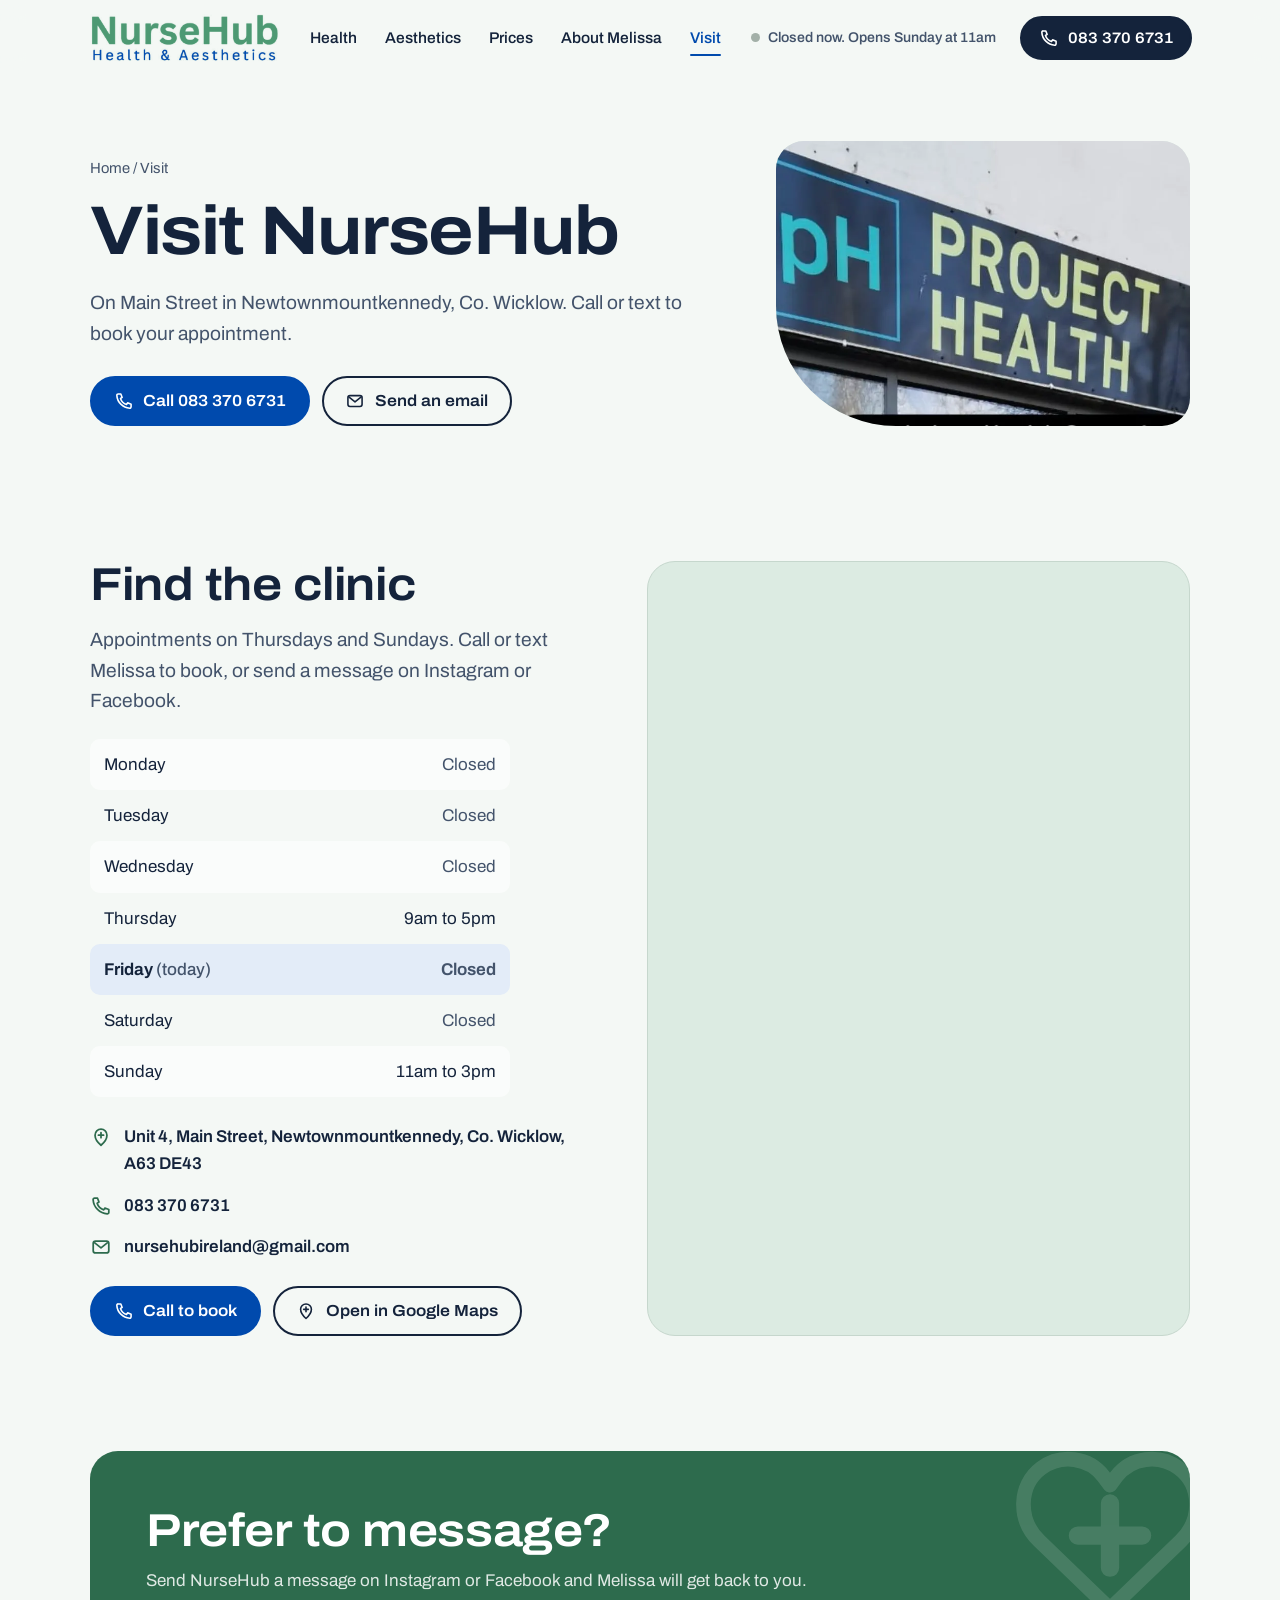
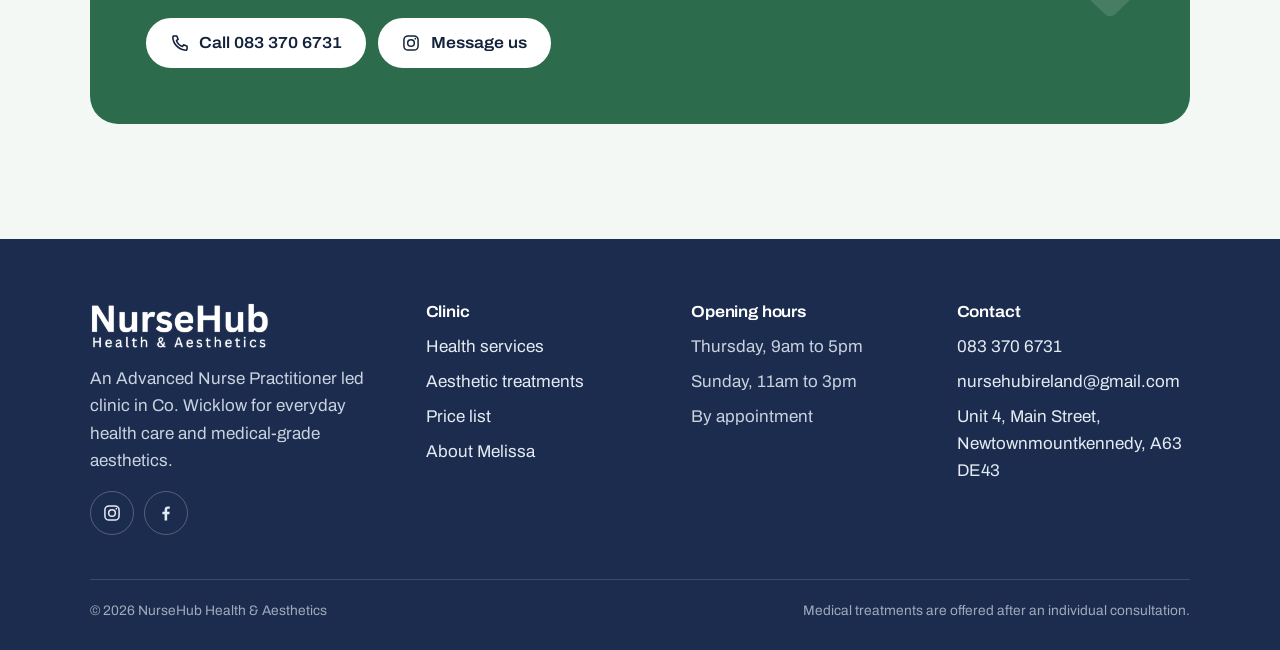
<file: contact.html>
<!doctype html>
<html lang="en-IE" class="no-js">
<head>
<meta charset="utf-8">
<meta name="viewport" content="width=device-width, initial-scale=1, viewport-fit=cover">
<meta name="robots" content="noindex, nofollow">
<title>Visit and contact | NurseHub, Newtownmountkennedy</title>
<meta name="description" content="NurseHub Health & Aesthetics, Unit 4 Main Street, Newtownmountkennedy, Co. Wicklow A63 DE43. Open Thursday 9am to 5pm and Sunday 11am to 3pm. Call 083 370 6731.">
<meta name="theme-color" content="#1B2C4E">
<link rel="canonical" href="https://konkos-design.github.io/nursehub-health-aesthetics/contact.html">
<meta property="og:type" content="website">
<meta property="og:site_name" content="NurseHub Health &amp; Aesthetics">
<meta property="og:title" content="Visit and contact | NurseHub, Newtownmountkennedy">
<meta property="og:description" content="NurseHub Health & Aesthetics, Unit 4 Main Street, Newtownmountkennedy, Co. Wicklow A63 DE43. Open Thursday 9am to 5pm and Sunday 11am to 3pm. Call 083 370 6731.">
<meta property="og:url" content="https://konkos-design.github.io/nursehub-health-aesthetics/contact.html">
<meta property="og:image" content="https://konkos-design.github.io/nursehub-health-aesthetics/img/og-image.jpg">
<meta property="og:image:width" content="1200">
<meta property="og:image:height" content="630">
<meta property="og:locale" content="en_IE">
<meta name="twitter:card" content="summary_large_image">
<meta name="twitter:title" content="Visit and contact | NurseHub, Newtownmountkennedy">
<meta name="twitter:description" content="NurseHub Health & Aesthetics, Unit 4 Main Street, Newtownmountkennedy, Co. Wicklow A63 DE43. Open Thursday 9am to 5pm and Sunday 11am to 3pm. Call 083 370 6731.">
<meta name="twitter:image" content="https://konkos-design.github.io/nursehub-health-aesthetics/img/og-image.jpg">
<link rel="icon" href="img/favicon.svg" type="image/svg+xml">
<link rel="apple-touch-icon" href="img/apple-touch-icon.png">
<link rel="preload" href="fonts/archivo-var.woff2" as="font" type="font/woff2" crossorigin>
<link rel="stylesheet" href="css/style.css">
</head>
<body data-track="health">
<a class="skip" href="#main">Skip to content</a>
<header class="header">
  <div class="wrap header__bar">
    <a class="brand" href="index.html" aria-label="NurseHub Health and Aesthetics, home"><img src="img/logo.png" alt="NurseHub Health &amp; Aesthetics" width="600" height="153"></a>
    <nav class="nav" id="nav" aria-label="Main">
      <a href="health.html">Health</a><a href="aesthetics.html">Aesthetics</a><a href="prices.html">Prices</a><a href="about.html">About Melissa</a><a href="contact.html" aria-current="page">Visit</a>
      <div class="nav__extra">
        <a class="btn btn--accent" href="tel:+353833706731"><svg viewBox="0 0 24 24" fill="none" stroke="currentColor" stroke-width="1.9" stroke-linecap="round" stroke-linejoin="round" aria-hidden="true"><path d="M5 3.5h3.2l1.6 4.2-2 1.3a11 11 0 0 0 7.2 7.2l1.3-2 4.2 1.6V19a1.6 1.6 0 0 1-1.7 1.6C10.6 20.1 3.9 13.4 3.4 5.2A1.6 1.6 0 0 1 5 3.5Z"/></svg>Call 083 370 6731</a>
        <span class="status" data-status><span class="status__dot"></span><span class="status__text">Thursdays and Sundays by appointment</span></span>
      </div>
    </nav>
    <span class="status" data-status><span class="status__dot"></span><span class="status__text">Thursdays and Sundays</span></span>
    <div class="header__call"><a class="btn" href="tel:+353833706731"><svg viewBox="0 0 24 24" fill="none" stroke="currentColor" stroke-width="1.9" stroke-linecap="round" stroke-linejoin="round" aria-hidden="true"><path d="M5 3.5h3.2l1.6 4.2-2 1.3a11 11 0 0 0 7.2 7.2l1.3-2 4.2 1.6V19a1.6 1.6 0 0 1-1.7 1.6C10.6 20.1 3.9 13.4 3.4 5.2A1.6 1.6 0 0 1 5 3.5Z"/></svg>083 370 6731</a></div>
    <button class="burger" aria-label="Open menu" aria-expanded="false" aria-controls="nav"><span></span><span></span><span></span></button>
  </div>
</header>
<main id="main">
<section class="phero" style="padding-bottom:20px">
  <div class="wrap phero__grid">
    <div>
      <div class="crumbs"><a href="index.html">Home</a> / Visit</div>
      <h1>Visit NurseHub</h1>
      <p class="lead">On Main Street in Newtownmountkennedy, Co. Wicklow. Call or text to book your appointment.</p>
      <div class="btn-row" style="margin-top:26px"><a class="btn btn--accent" href="tel:+353833706731"><svg viewBox="0 0 24 24" fill="none" stroke="currentColor" stroke-width="1.9" stroke-linecap="round" stroke-linejoin="round" aria-hidden="true"><path d="M5 3.5h3.2l1.6 4.2-2 1.3a11 11 0 0 0 7.2 7.2l1.3-2 4.2 1.6V19a1.6 1.6 0 0 1-1.7 1.6C10.6 20.1 3.9 13.4 3.4 5.2A1.6 1.6 0 0 1 5 3.5Z"/></svg>Call 083 370 6731</a><a class="btn btn--ghost" href="mailto:nursehubireland@gmail.com"><svg viewBox="0 0 24 24" fill="none" stroke="currentColor" stroke-width="1.9" stroke-linejoin="round" aria-hidden="true"><rect x="3.5" y="5.5" width="17" height="13" rx="2.5"/><path d="m4.5 7 7.5 6 7.5-6"/></svg>Send an email</a></div>
    </div>
    <div class="phero__img" style="aspect-ratio:16/11"><img style="object-position:30% 50%" src="img/shopfront.webp" alt="Project Health building on Main Street with the NurseHub sign" width="1177" height="560" fetchpriority="high"></div>
  </div>
</section>
<section class="section" aria-labelledby="visit-h" id="visit">
  <div class="wrap visit">
    <div class="rv-in">
      <h2 id="visit-h">Find the clinic</h2>
      <p class="lead" style="margin-top:14px">Appointments on Thursdays and Sundays. Call or text Melissa to book, or send a message on Instagram or Facebook.</p>
      <ul class="hours" aria-label="Opening hours">
        <li data-day="1"><span>Monday</span><span class="closed">Closed</span></li>
        <li data-day="2"><span>Tuesday</span><span class="closed">Closed</span></li>
        <li data-day="3"><span>Wednesday</span><span class="closed">Closed</span></li>
        <li data-day="4"><span>Thursday</span><span>9am to 5pm</span></li>
        <li data-day="5"><span>Friday</span><span class="closed">Closed</span></li>
        <li data-day="6"><span>Saturday</span><span class="closed">Closed</span></li>
        <li data-day="0"><span>Sunday</span><span>11am to 3pm</span></li>
      </ul>
      <ul class="contact-lines">
        <li><svg viewBox="0 0 24 24" fill="none" stroke="currentColor" stroke-width="1.9" stroke-linecap="round" stroke-linejoin="round" aria-hidden="true"><path d="M12 21s-6.5-5.6-6.5-11a6.5 6.5 0 0 1 13 0C18.5 15.4 12 21 12 21Z"/><path d="M12 7.2v5.6M9.2 10h5.6"/></svg><a href="https://www.google.com/maps/place/NurseHub+Health+and+Aesthetics/@53.3834,-8.2177501,15z/data=!4m6!3m5!1s0xc85eb823fa5897b:0xa5bf6e75ab458c25!8m2!3d53.3834!4d-8.2177501!16s%2Fg%2F11mz0b0z16" target="_blank" rel="noopener">Unit 4, Main Street, Newtownmountkennedy, Co. Wicklow, A63 DE43</a></li>
        <li><svg viewBox="0 0 24 24" fill="none" stroke="currentColor" stroke-width="1.9" stroke-linecap="round" stroke-linejoin="round" aria-hidden="true"><path d="M5 3.5h3.2l1.6 4.2-2 1.3a11 11 0 0 0 7.2 7.2l1.3-2 4.2 1.6V19a1.6 1.6 0 0 1-1.7 1.6C10.6 20.1 3.9 13.4 3.4 5.2A1.6 1.6 0 0 1 5 3.5Z"/></svg><a href="tel:+353833706731">083 370 6731</a></li>
        <li><svg viewBox="0 0 24 24" fill="none" stroke="currentColor" stroke-width="1.9" stroke-linejoin="round" aria-hidden="true"><rect x="3.5" y="5.5" width="17" height="13" rx="2.5"/><path d="m4.5 7 7.5 6 7.5-6"/></svg><a href="mailto:nursehubireland@gmail.com">nursehubireland@gmail.com</a></li>
      </ul>
      <div class="btn-row"><a class="btn btn--accent" href="tel:+353833706731"><svg viewBox="0 0 24 24" fill="none" stroke="currentColor" stroke-width="1.9" stroke-linecap="round" stroke-linejoin="round" aria-hidden="true"><path d="M5 3.5h3.2l1.6 4.2-2 1.3a11 11 0 0 0 7.2 7.2l1.3-2 4.2 1.6V19a1.6 1.6 0 0 1-1.7 1.6C10.6 20.1 3.9 13.4 3.4 5.2A1.6 1.6 0 0 1 5 3.5Z"/></svg>Call to book</a><a class="btn btn--ghost" href="https://www.google.com/maps/place/NurseHub+Health+and+Aesthetics/@53.3834,-8.2177501,15z/data=!4m6!3m5!1s0xc85eb823fa5897b:0xa5bf6e75ab458c25!8m2!3d53.3834!4d-8.2177501!16s%2Fg%2F11mz0b0z16" target="_blank" rel="noopener"><svg viewBox="0 0 24 24" fill="none" stroke="currentColor" stroke-width="1.9" stroke-linecap="round" stroke-linejoin="round" aria-hidden="true"><path d="M12 21s-6.5-5.6-6.5-11a6.5 6.5 0 0 1 13 0C18.5 15.4 12 21 12 21Z"/><path d="M12 7.2v5.6M9.2 10h5.6"/></svg>Open in Google Maps</a></div>
    </div>
    <div class="map rv-in"><iframe src="https://maps.google.com/maps?q=Unit%204%20Main%20Street%2C%20Newtownmountkennedy%2C%20Co.%20Wicklow%20A63%20DE43&z=15&output=embed" title="Map showing NurseHub, Main Street, Newtownmountkennedy" loading="lazy" referrerpolicy="no-referrer-when-downgrade"></iframe></div>
  </div>
</section>
<section class="section" style="padding-top:0"><div class="wrap"><div class="band rv-in"><span class="band__heart"><svg viewBox="0 0 48 48" fill="none" stroke="currentColor" stroke-width="3.2" stroke-linejoin="round" aria-hidden="true"><path d="M24 41 8.6 26.2C3.8 21.6 4 14 9 10.3c4.3-3.2 10.4-2.4 13.6 1.8L24 14l1.4-1.9c3.2-4.2 9.3-5 13.6-1.8 5 3.7 5.2 11.3.4 15.9Z"/><path d="M24 18v14M17 25h14" stroke-linecap="round" stroke-width="4"/></svg></span><div><h2>Prefer to message?</h2><p>Send NurseHub a message on Instagram or Facebook and Melissa will get back to you.</p></div><div class="btn-row"><a class="btn btn--light" href="tel:+353833706731"><svg viewBox="0 0 24 24" fill="none" stroke="currentColor" stroke-width="1.9" stroke-linecap="round" stroke-linejoin="round" aria-hidden="true"><path d="M5 3.5h3.2l1.6 4.2-2 1.3a11 11 0 0 0 7.2 7.2l1.3-2 4.2 1.6V19a1.6 1.6 0 0 1-1.7 1.6C10.6 20.1 3.9 13.4 3.4 5.2A1.6 1.6 0 0 1 5 3.5Z"/></svg>Call 083 370 6731</a><a class="btn btn--light" href="https://www.instagram.com/nursehubireland/" target="_blank" rel="noopener"><svg viewBox="0 0 24 24" fill="none" stroke="currentColor" stroke-width="1.8" aria-hidden="true"><rect x="3.5" y="3.5" width="17" height="17" rx="5"/><circle cx="12" cy="12" r="4"/><circle cx="17.2" cy="6.8" r="1" fill="currentColor" stroke="none"/></svg>Message us</a></div></div></div></section>
</main>
<footer class="footer">
  <div class="wrap">
    <div class="footer__grid">
      <div>
        <img class="flogo" src="img/logo-white.png" alt="NurseHub Health &amp; Aesthetics" width="600" height="153">
        <p>An Advanced Nurse Practitioner led clinic in Co. Wicklow for everyday health care and medical-grade aesthetics.</p>
        <div class="socials">
          <a href="https://www.instagram.com/nursehubireland/" target="_blank" rel="noopener" aria-label="NurseHub on Instagram"><svg viewBox="0 0 24 24" fill="none" stroke="currentColor" stroke-width="1.8" aria-hidden="true"><rect x="3.5" y="3.5" width="17" height="17" rx="5"/><circle cx="12" cy="12" r="4"/><circle cx="17.2" cy="6.8" r="1" fill="currentColor" stroke="none"/></svg></a>
          <a href="https://www.facebook.com/993507500514151/" target="_blank" rel="noopener" aria-label="NurseHub on Facebook"><svg viewBox="0 0 24 24" fill="currentColor" aria-hidden="true"><path d="M13.4 21v-7.6h2.6l.4-3h-3V8.5c0-.9.3-1.5 1.5-1.5h1.6V4.3a21 21 0 0 0-2.3-.1c-2.3 0-3.9 1.4-3.9 4v2.2H7.7v3h2.6V21h3.1Z"/></svg></a>
        </div>
      </div>
      <div>
        <h3>Clinic</h3>
        <ul><li><a href="health.html">Health services</a></li><li><a href="aesthetics.html">Aesthetic treatments</a></li><li><a href="prices.html">Price list</a></li><li><a href="about.html">About Melissa</a></li></ul>
      </div>
      <div>
        <h3>Opening hours</h3>
        <ul><li>Thursday, 9am to 5pm</li><li>Sunday, 11am to 3pm</li><li>By appointment</li></ul>
      </div>
      <div>
        <h3>Contact</h3>
        <ul><li><a href="tel:+353833706731">083 370 6731</a></li><li><a href="mailto:nursehubireland@gmail.com">nursehubireland@gmail.com</a></li><li><a href="https://www.google.com/maps/place/NurseHub+Health+and+Aesthetics/@53.3834,-8.2177501,15z/data=!4m6!3m5!1s0xc85eb823fa5897b:0xa5bf6e75ab458c25!8m2!3d53.3834!4d-8.2177501!16s%2Fg%2F11mz0b0z16" target="_blank" rel="noopener">Unit 4, Main Street,<br>Newtownmountkennedy, A63 DE43</a></li></ul>
      </div>
    </div>
    <div class="footer__base"><span>&copy; <span data-year>2026</span> NurseHub Health &amp; Aesthetics</span><span>Medical treatments are offered after an individual consultation.</span></div>
  </div>
</footer>
<div class="callbar"><a class="btn btn--accent" href="tel:+353833706731"><svg viewBox="0 0 24 24" fill="none" stroke="currentColor" stroke-width="1.9" stroke-linecap="round" stroke-linejoin="round" aria-hidden="true"><path d="M5 3.5h3.2l1.6 4.2-2 1.3a11 11 0 0 0 7.2 7.2l1.3-2 4.2 1.6V19a1.6 1.6 0 0 1-1.7 1.6C10.6 20.1 3.9 13.4 3.4 5.2A1.6 1.6 0 0 1 5 3.5Z"/></svg>Call 083 370 6731</a><a class="btn btn--light" href="https://www.instagram.com/nursehubireland/" target="_blank" rel="noopener" aria-label="Message on Instagram"><svg viewBox="0 0 24 24" fill="none" stroke="currentColor" stroke-width="1.8" aria-hidden="true"><rect x="3.5" y="3.5" width="17" height="17" rx="5"/><circle cx="12" cy="12" r="4"/><circle cx="17.2" cy="6.8" r="1" fill="currentColor" stroke="none"/></svg></a></div>
<script src="js/main.js" defer></script>
</body>
</html>
</file>
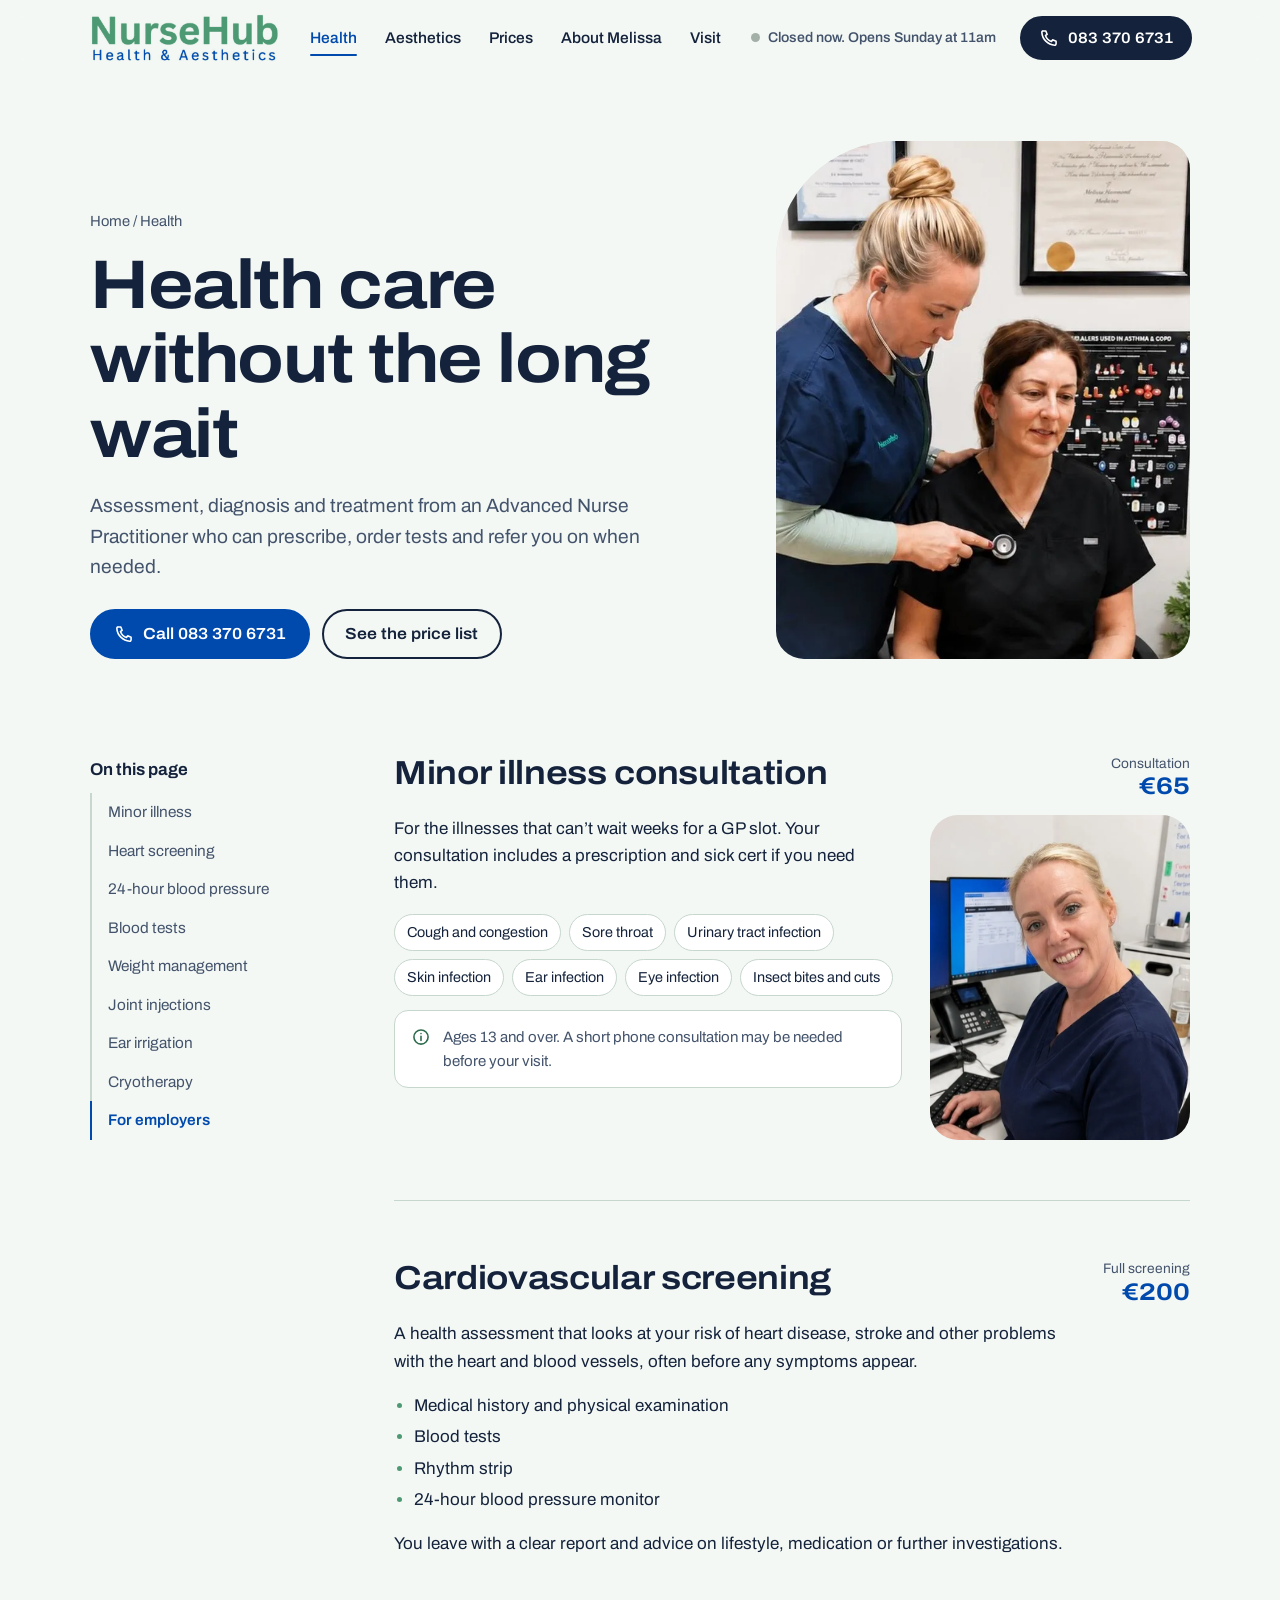
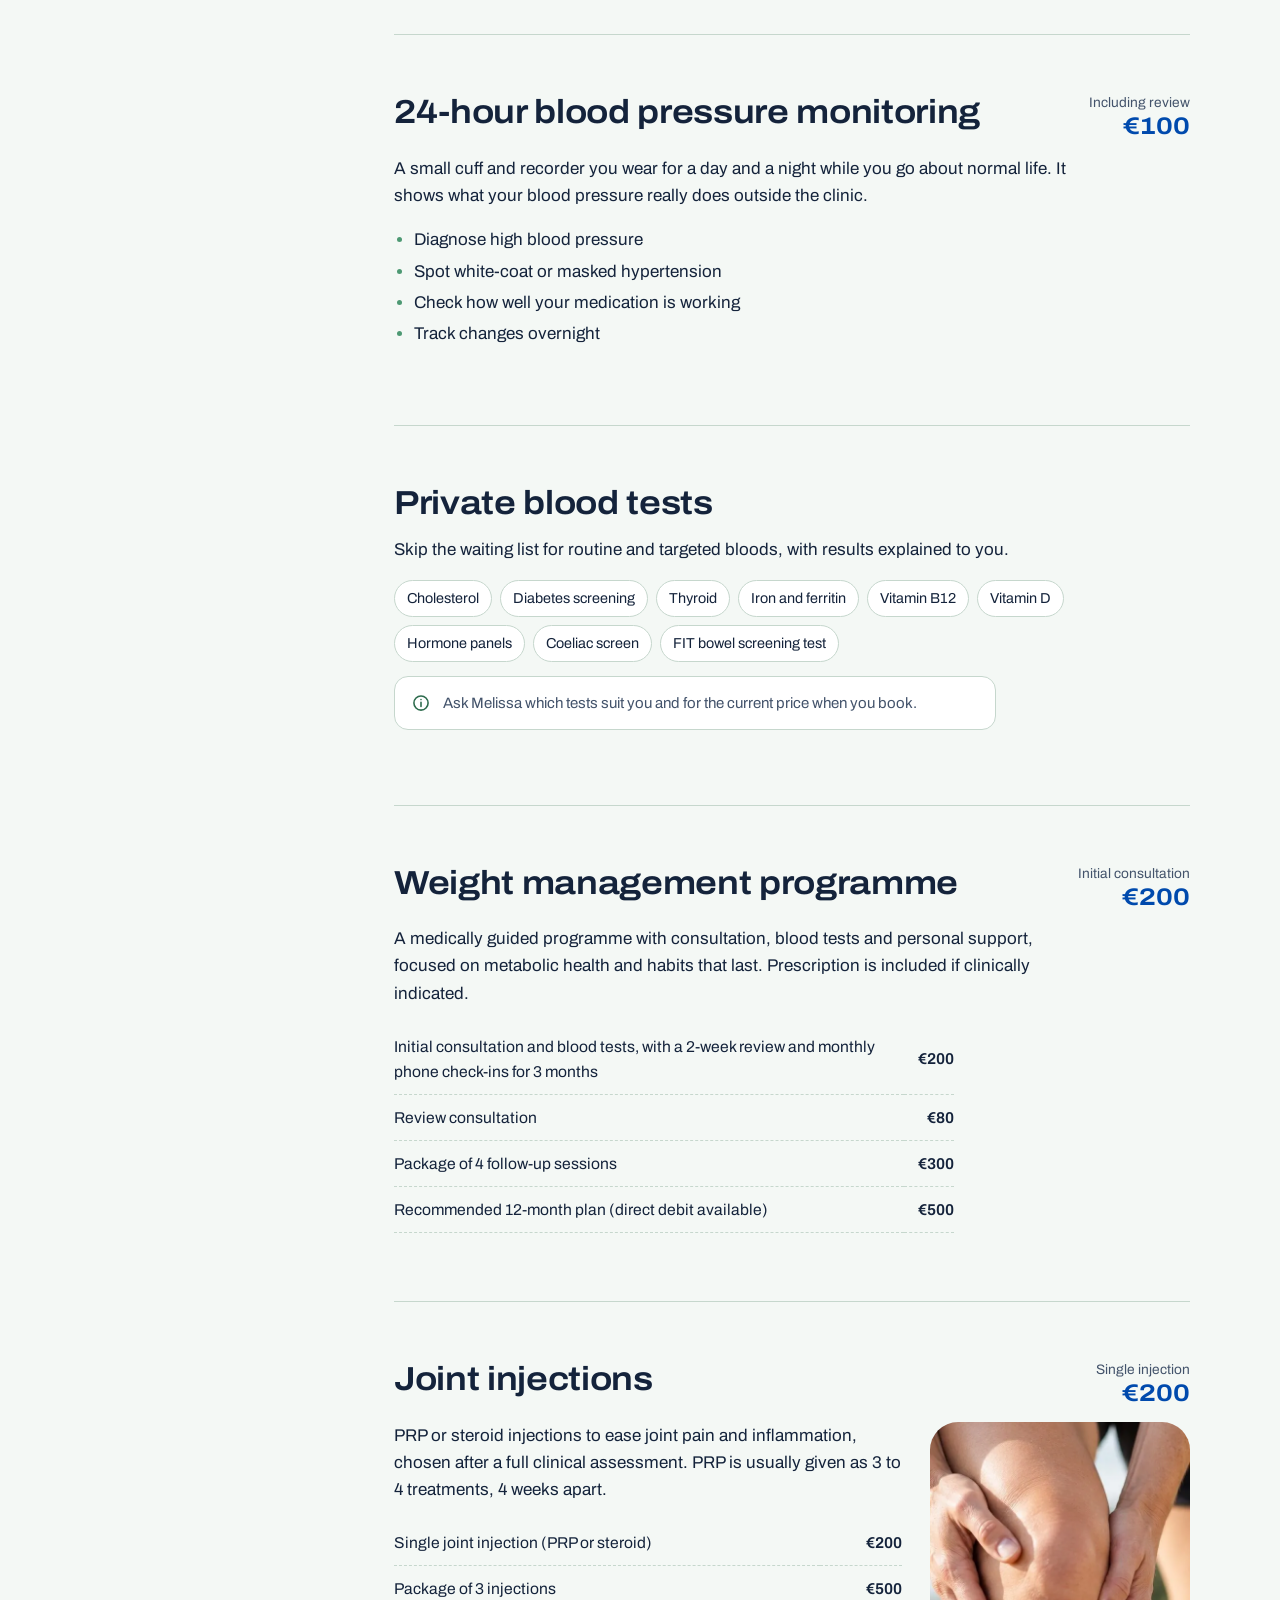
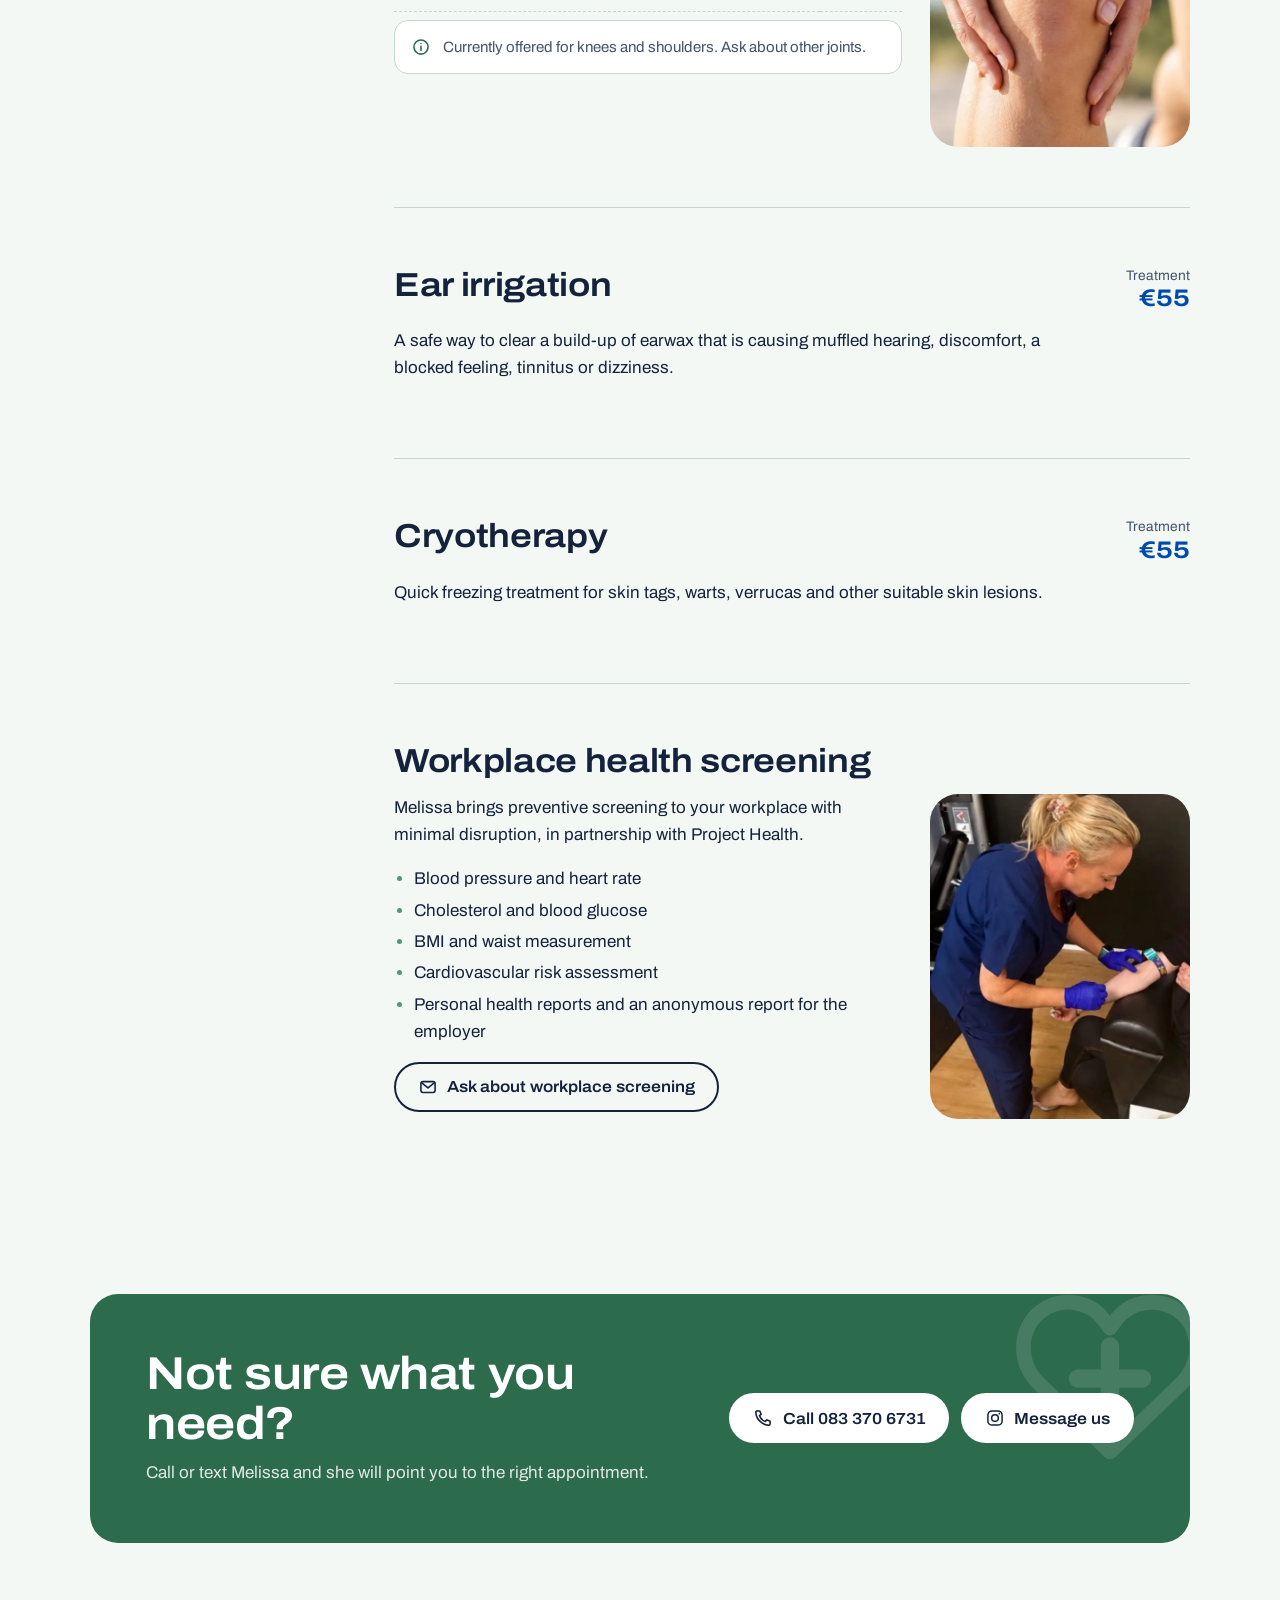
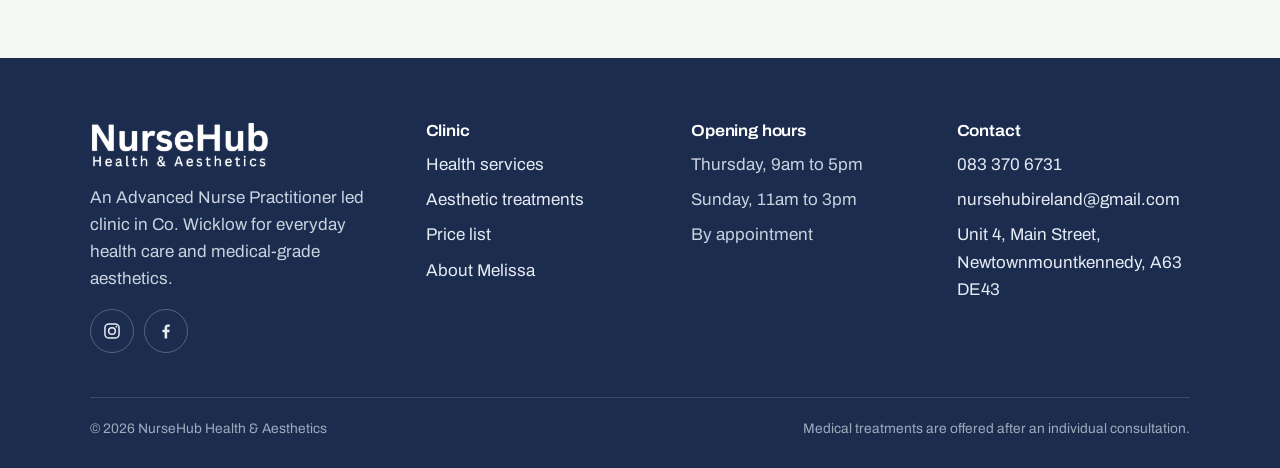
<file: health.html>
<!doctype html>
<html lang="en-IE" class="no-js">
<head>
<meta charset="utf-8">
<meta name="viewport" content="width=device-width, initial-scale=1, viewport-fit=cover">
<meta name="robots" content="noindex, nofollow">
<title>Health services | NurseHub, Newtownmountkennedy</title>
<meta name="description" content="Minor illness consultations with prescription, cardiovascular screening, 24-hour blood pressure, blood tests, weight management and joint injections in Co. Wicklow.">
<meta name="theme-color" content="#1B2C4E">
<link rel="canonical" href="https://konkos-design.github.io/nursehub-health-aesthetics/health.html">
<meta property="og:type" content="website">
<meta property="og:site_name" content="NurseHub Health &amp; Aesthetics">
<meta property="og:title" content="Health services | NurseHub, Newtownmountkennedy">
<meta property="og:description" content="Minor illness consultations with prescription, cardiovascular screening, 24-hour blood pressure, blood tests, weight management and joint injections in Co. Wicklow.">
<meta property="og:url" content="https://konkos-design.github.io/nursehub-health-aesthetics/health.html">
<meta property="og:image" content="https://konkos-design.github.io/nursehub-health-aesthetics/img/og-image.jpg">
<meta property="og:image:width" content="1200">
<meta property="og:image:height" content="630">
<meta property="og:locale" content="en_IE">
<meta name="twitter:card" content="summary_large_image">
<meta name="twitter:title" content="Health services | NurseHub, Newtownmountkennedy">
<meta name="twitter:description" content="Minor illness consultations with prescription, cardiovascular screening, 24-hour blood pressure, blood tests, weight management and joint injections in Co. Wicklow.">
<meta name="twitter:image" content="https://konkos-design.github.io/nursehub-health-aesthetics/img/og-image.jpg">
<link rel="icon" href="img/favicon.svg" type="image/svg+xml">
<link rel="apple-touch-icon" href="img/apple-touch-icon.png">
<link rel="preload" href="fonts/archivo-var.woff2" as="font" type="font/woff2" crossorigin>
<link rel="stylesheet" href="css/style.css">
</head>
<body data-track="health">
<a class="skip" href="#main">Skip to content</a>
<header class="header">
  <div class="wrap header__bar">
    <a class="brand" href="index.html" aria-label="NurseHub Health and Aesthetics, home"><img src="img/logo.png" alt="NurseHub Health &amp; Aesthetics" width="600" height="153"></a>
    <nav class="nav" id="nav" aria-label="Main">
      <a href="health.html" aria-current="page">Health</a><a href="aesthetics.html">Aesthetics</a><a href="prices.html">Prices</a><a href="about.html">About Melissa</a><a href="contact.html">Visit</a>
      <div class="nav__extra">
        <a class="btn btn--accent" href="tel:+353833706731"><svg viewBox="0 0 24 24" fill="none" stroke="currentColor" stroke-width="1.9" stroke-linecap="round" stroke-linejoin="round" aria-hidden="true"><path d="M5 3.5h3.2l1.6 4.2-2 1.3a11 11 0 0 0 7.2 7.2l1.3-2 4.2 1.6V19a1.6 1.6 0 0 1-1.7 1.6C10.6 20.1 3.9 13.4 3.4 5.2A1.6 1.6 0 0 1 5 3.5Z"/></svg>Call 083 370 6731</a>
        <span class="status" data-status><span class="status__dot"></span><span class="status__text">Thursdays and Sundays by appointment</span></span>
      </div>
    </nav>
    <span class="status" data-status><span class="status__dot"></span><span class="status__text">Thursdays and Sundays</span></span>
    <div class="header__call"><a class="btn" href="tel:+353833706731"><svg viewBox="0 0 24 24" fill="none" stroke="currentColor" stroke-width="1.9" stroke-linecap="round" stroke-linejoin="round" aria-hidden="true"><path d="M5 3.5h3.2l1.6 4.2-2 1.3a11 11 0 0 0 7.2 7.2l1.3-2 4.2 1.6V19a1.6 1.6 0 0 1-1.7 1.6C10.6 20.1 3.9 13.4 3.4 5.2A1.6 1.6 0 0 1 5 3.5Z"/></svg>083 370 6731</a></div>
    <button class="burger" aria-label="Open menu" aria-expanded="false" aria-controls="nav"><span></span><span></span><span></span></button>
  </div>
</header>
<main id="main">
<section class="phero phero--health">
  <div class="wrap phero__grid">
    <div>
      <div class="crumbs"><a href="index.html">Home</a> / Health</div>
      <h1>Health care without the long wait</h1>
      <p class="lead">Assessment, diagnosis and treatment from an Advanced Nurse Practitioner who can prescribe, order tests and refer you on when needed.</p>
      <div class="btn-row" style="margin-top:26px"><a class="btn btn--accent" href="tel:+353833706731"><svg viewBox="0 0 24 24" fill="none" stroke="currentColor" stroke-width="1.9" stroke-linecap="round" stroke-linejoin="round" aria-hidden="true"><path d="M5 3.5h3.2l1.6 4.2-2 1.3a11 11 0 0 0 7.2 7.2l1.3-2 4.2 1.6V19a1.6 1.6 0 0 1-1.7 1.6C10.6 20.1 3.9 13.4 3.4 5.2A1.6 1.6 0 0 1 5 3.5Z"/></svg>Call 083 370 6731</a><a class="btn btn--ghost" href="prices.html">See the price list</a></div>
    </div>
    <div class="phero__img"><img src="img/minor-illness.webp" alt="Melissa checking a patient's chest with a stethoscope" width="680" height="1110" fetchpriority="high"></div>
  </div>
</section>
<section class="section" style="padding-top:20px">
  <div class="wrap dir">
    <nav class="toc" aria-label="On this page"><p>On this page</p><ol><li><a href="#minor-illness">Minor illness</a></li><li><a href="#screening">Heart screening</a></li><li><a href="#bp">24-hour blood pressure</a></li><li><a href="#bloods">Blood tests</a></li><li><a href="#weight">Weight management</a></li><li><a href="#joints">Joint injections</a></li><li><a href="#ear">Ear irrigation</a></li><li><a href="#cryo">Cryotherapy</a></li><li><a href="#workplace">For employers</a></li></ol></nav>
    <div>
      <article class="svc rv-in" id="minor-illness"><div class="svc__head"><h2>Minor illness consultation</h2><div class="svc__price">Consultation<b>€65</b></div></div><div class="svc__media"><div><p>For the illnesses that can’t wait weeks for a GP slot. Your consultation includes a prescription and sick cert if you need them.</p><div class="tags"><span>Cough and congestion</span><span>Sore throat</span><span>Urinary tract infection</span><span>Skin infection</span><span>Ear infection</span><span>Eye infection</span><span>Insect bites and cuts</span></div><p class="note"><svg viewBox="0 0 24 24" fill="none" stroke="currentColor" stroke-width="1.9" stroke-linecap="round" aria-hidden="true"><circle cx="12" cy="12" r="8.5"/><path d="M12 11v5.2M12 7.8v.1"/></svg><span>Ages 13 and over. A short phone consultation may be needed before your visit.</span></p></div><img src="img/melissa-desk.webp" alt="Melissa at her desk in the clinic" loading="lazy"></div></article>
      <article class="svc rv-in" id="screening"><div class="svc__head"><h2>Cardiovascular screening</h2><div class="svc__price">Full screening<b>€200</b></div></div><p>A health assessment that looks at your risk of heart disease, stroke and other problems with the heart and blood vessels, often before any symptoms appear.</p><ul class="bul"><li>Medical history and physical examination</li><li>Blood tests</li><li>Rhythm strip</li><li>24-hour blood pressure monitor</li></ul><p>You leave with a clear report and advice on lifestyle, medication or further investigations.</p></article>
      <article class="svc rv-in" id="bp"><div class="svc__head"><h2>24-hour blood pressure monitoring</h2><div class="svc__price">Including review<b>€100</b></div></div><p>A small cuff and recorder you wear for a day and a night while you go about normal life. It shows what your blood pressure really does outside the clinic.</p><ul class="bul"><li>Diagnose high blood pressure</li><li>Spot white-coat or masked hypertension</li><li>Check how well your medication is working</li><li>Track changes overnight</li></ul></article>
      <article class="svc rv-in" id="bloods"><div class="svc__head"><h2>Private blood tests</h2></div><p>Skip the waiting list for routine and targeted bloods, with results explained to you.</p><div class="tags"><span>Cholesterol</span><span>Diabetes screening</span><span>Thyroid</span><span>Iron and ferritin</span><span>Vitamin B12</span><span>Vitamin D</span><span>Hormone panels</span><span>Coeliac screen</span><span>FIT bowel screening test</span></div><p class="note"><svg viewBox="0 0 24 24" fill="none" stroke="currentColor" stroke-width="1.9" stroke-linecap="round" aria-hidden="true"><circle cx="12" cy="12" r="8.5"/><path d="M12 11v5.2M12 7.8v.1"/></svg><span>Ask Melissa which tests suit you and for the current price when you book.</span></p></article>
      <article class="svc rv-in" id="weight"><div class="svc__head"><h2>Weight management programme</h2><div class="svc__price">Initial consultation<b>€200</b></div></div><p>A medically guided programme with consultation, blood tests and personal support, focused on metabolic health and habits that last. Prescription is included if clinically indicated.</p><table class="ptable"><tbody><tr><td>Initial consultation and blood tests, with a 2-week review and monthly phone check-ins for 3 months</td><td>€200</td></tr><tr><td>Review consultation</td><td>€80</td></tr><tr><td>Package of 4 follow-up sessions</td><td>€300</td></tr><tr><td>Recommended 12-month plan (direct debit available)</td><td>€500</td></tr></tbody></table></article>
      <article class="svc rv-in" id="joints"><div class="svc__head"><h2>Joint injections</h2><div class="svc__price">Single injection<b>€200</b></div></div><div class="svc__media"><div><p>PRP or steroid injections to ease joint pain and inflammation, chosen after a full clinical assessment. PRP is usually given as 3 to 4 treatments, 4 weeks apart.</p><table class="ptable"><tbody><tr><td>Single joint injection (PRP or steroid)</td><td>€200</td></tr><tr><td>Package of 3 injections</td><td>€500</td></tr></tbody></table><p class="note"><svg viewBox="0 0 24 24" fill="none" stroke="currentColor" stroke-width="1.9" stroke-linecap="round" aria-hidden="true"><circle cx="12" cy="12" r="8.5"/><path d="M12 11v5.2M12 7.8v.1"/></svg><span>Currently offered for knees and shoulders. Ask about other joints.</span></p></div><img src="img/knee.webp" alt="Hands holding a painful knee" loading="lazy"></div></article>
      <article class="svc rv-in" id="ear"><div class="svc__head"><h2>Ear irrigation</h2><div class="svc__price">Treatment<b>€55</b></div></div><p>A safe way to clear a build-up of earwax that is causing muffled hearing, discomfort, a blocked feeling, tinnitus or dizziness.</p></article>
      <article class="svc rv-in" id="cryo"><div class="svc__head"><h2>Cryotherapy</h2><div class="svc__price">Treatment<b>€55</b></div></div><p>Quick freezing treatment for skin tags, warts, verrucas and other suitable skin lesions.</p></article>
      <article class="svc rv-in" id="workplace"><div class="svc__head"><h2>Workplace health screening</h2></div><div class="svc__media"><div><p>Melissa brings preventive screening to your workplace with minimal disruption, in partnership with Project Health.</p><ul class="bul"><li>Blood pressure and heart rate</li><li>Cholesterol and blood glucose</li><li>BMI and waist measurement</li><li>Cardiovascular risk assessment</li><li>Personal health reports and an anonymous report for the employer</li></ul><a class="btn btn--ghost" href="mailto:nursehubireland@gmail.com?subject=Workplace%20health%20screening"><svg viewBox="0 0 24 24" fill="none" stroke="currentColor" stroke-width="1.9" stroke-linejoin="round" aria-hidden="true"><rect x="3.5" y="5.5" width="17" height="13" rx="2.5"/><path d="m4.5 7 7.5 6 7.5-6"/></svg>Ask about workplace screening</a></div><img src="img/workplace.webp" alt="Melissa taking a blood sample at a workplace screening day" loading="lazy"></div></article>
    </div>
  </div>
</section>
<section class="section" style="padding-top:0"><div class="wrap"><div class="band rv-in"><span class="band__heart"><svg viewBox="0 0 48 48" fill="none" stroke="currentColor" stroke-width="3.2" stroke-linejoin="round" aria-hidden="true"><path d="M24 41 8.6 26.2C3.8 21.6 4 14 9 10.3c4.3-3.2 10.4-2.4 13.6 1.8L24 14l1.4-1.9c3.2-4.2 9.3-5 13.6-1.8 5 3.7 5.2 11.3.4 15.9Z"/><path d="M24 18v14M17 25h14" stroke-linecap="round" stroke-width="4"/></svg></span><div><h2>Not sure what you need?</h2><p>Call or text Melissa and she will point you to the right appointment.</p></div><div class="btn-row"><a class="btn btn--light" href="tel:+353833706731"><svg viewBox="0 0 24 24" fill="none" stroke="currentColor" stroke-width="1.9" stroke-linecap="round" stroke-linejoin="round" aria-hidden="true"><path d="M5 3.5h3.2l1.6 4.2-2 1.3a11 11 0 0 0 7.2 7.2l1.3-2 4.2 1.6V19a1.6 1.6 0 0 1-1.7 1.6C10.6 20.1 3.9 13.4 3.4 5.2A1.6 1.6 0 0 1 5 3.5Z"/></svg>Call 083 370 6731</a><a class="btn btn--light" href="https://www.instagram.com/nursehubireland/" target="_blank" rel="noopener"><svg viewBox="0 0 24 24" fill="none" stroke="currentColor" stroke-width="1.8" aria-hidden="true"><rect x="3.5" y="3.5" width="17" height="17" rx="5"/><circle cx="12" cy="12" r="4"/><circle cx="17.2" cy="6.8" r="1" fill="currentColor" stroke="none"/></svg>Message us</a></div></div></div></section>
</main>
<footer class="footer">
  <div class="wrap">
    <div class="footer__grid">
      <div>
        <img class="flogo" src="img/logo-white.png" alt="NurseHub Health &amp; Aesthetics" width="600" height="153">
        <p>An Advanced Nurse Practitioner led clinic in Co. Wicklow for everyday health care and medical-grade aesthetics.</p>
        <div class="socials">
          <a href="https://www.instagram.com/nursehubireland/" target="_blank" rel="noopener" aria-label="NurseHub on Instagram"><svg viewBox="0 0 24 24" fill="none" stroke="currentColor" stroke-width="1.8" aria-hidden="true"><rect x="3.5" y="3.5" width="17" height="17" rx="5"/><circle cx="12" cy="12" r="4"/><circle cx="17.2" cy="6.8" r="1" fill="currentColor" stroke="none"/></svg></a>
          <a href="https://www.facebook.com/993507500514151/" target="_blank" rel="noopener" aria-label="NurseHub on Facebook"><svg viewBox="0 0 24 24" fill="currentColor" aria-hidden="true"><path d="M13.4 21v-7.6h2.6l.4-3h-3V8.5c0-.9.3-1.5 1.5-1.5h1.6V4.3a21 21 0 0 0-2.3-.1c-2.3 0-3.9 1.4-3.9 4v2.2H7.7v3h2.6V21h3.1Z"/></svg></a>
        </div>
      </div>
      <div>
        <h3>Clinic</h3>
        <ul><li><a href="health.html">Health services</a></li><li><a href="aesthetics.html">Aesthetic treatments</a></li><li><a href="prices.html">Price list</a></li><li><a href="about.html">About Melissa</a></li></ul>
      </div>
      <div>
        <h3>Opening hours</h3>
        <ul><li>Thursday, 9am to 5pm</li><li>Sunday, 11am to 3pm</li><li>By appointment</li></ul>
      </div>
      <div>
        <h3>Contact</h3>
        <ul><li><a href="tel:+353833706731">083 370 6731</a></li><li><a href="mailto:nursehubireland@gmail.com">nursehubireland@gmail.com</a></li><li><a href="https://www.google.com/maps/place/NurseHub+Health+and+Aesthetics/@53.3834,-8.2177501,15z/data=!4m6!3m5!1s0xc85eb823fa5897b:0xa5bf6e75ab458c25!8m2!3d53.3834!4d-8.2177501!16s%2Fg%2F11mz0b0z16" target="_blank" rel="noopener">Unit 4, Main Street,<br>Newtownmountkennedy, A63 DE43</a></li></ul>
      </div>
    </div>
    <div class="footer__base"><span>&copy; <span data-year>2026</span> NurseHub Health &amp; Aesthetics</span><span>Medical treatments are offered after an individual consultation.</span></div>
  </div>
</footer>
<div class="callbar"><a class="btn btn--accent" href="tel:+353833706731"><svg viewBox="0 0 24 24" fill="none" stroke="currentColor" stroke-width="1.9" stroke-linecap="round" stroke-linejoin="round" aria-hidden="true"><path d="M5 3.5h3.2l1.6 4.2-2 1.3a11 11 0 0 0 7.2 7.2l1.3-2 4.2 1.6V19a1.6 1.6 0 0 1-1.7 1.6C10.6 20.1 3.9 13.4 3.4 5.2A1.6 1.6 0 0 1 5 3.5Z"/></svg>Call 083 370 6731</a><a class="btn btn--light" href="https://www.instagram.com/nursehubireland/" target="_blank" rel="noopener" aria-label="Message on Instagram"><svg viewBox="0 0 24 24" fill="none" stroke="currentColor" stroke-width="1.8" aria-hidden="true"><rect x="3.5" y="3.5" width="17" height="17" rx="5"/><circle cx="12" cy="12" r="4"/><circle cx="17.2" cy="6.8" r="1" fill="currentColor" stroke="none"/></svg></a></div>
<script src="js/main.js" defer></script>
</body>
</html>
</file>
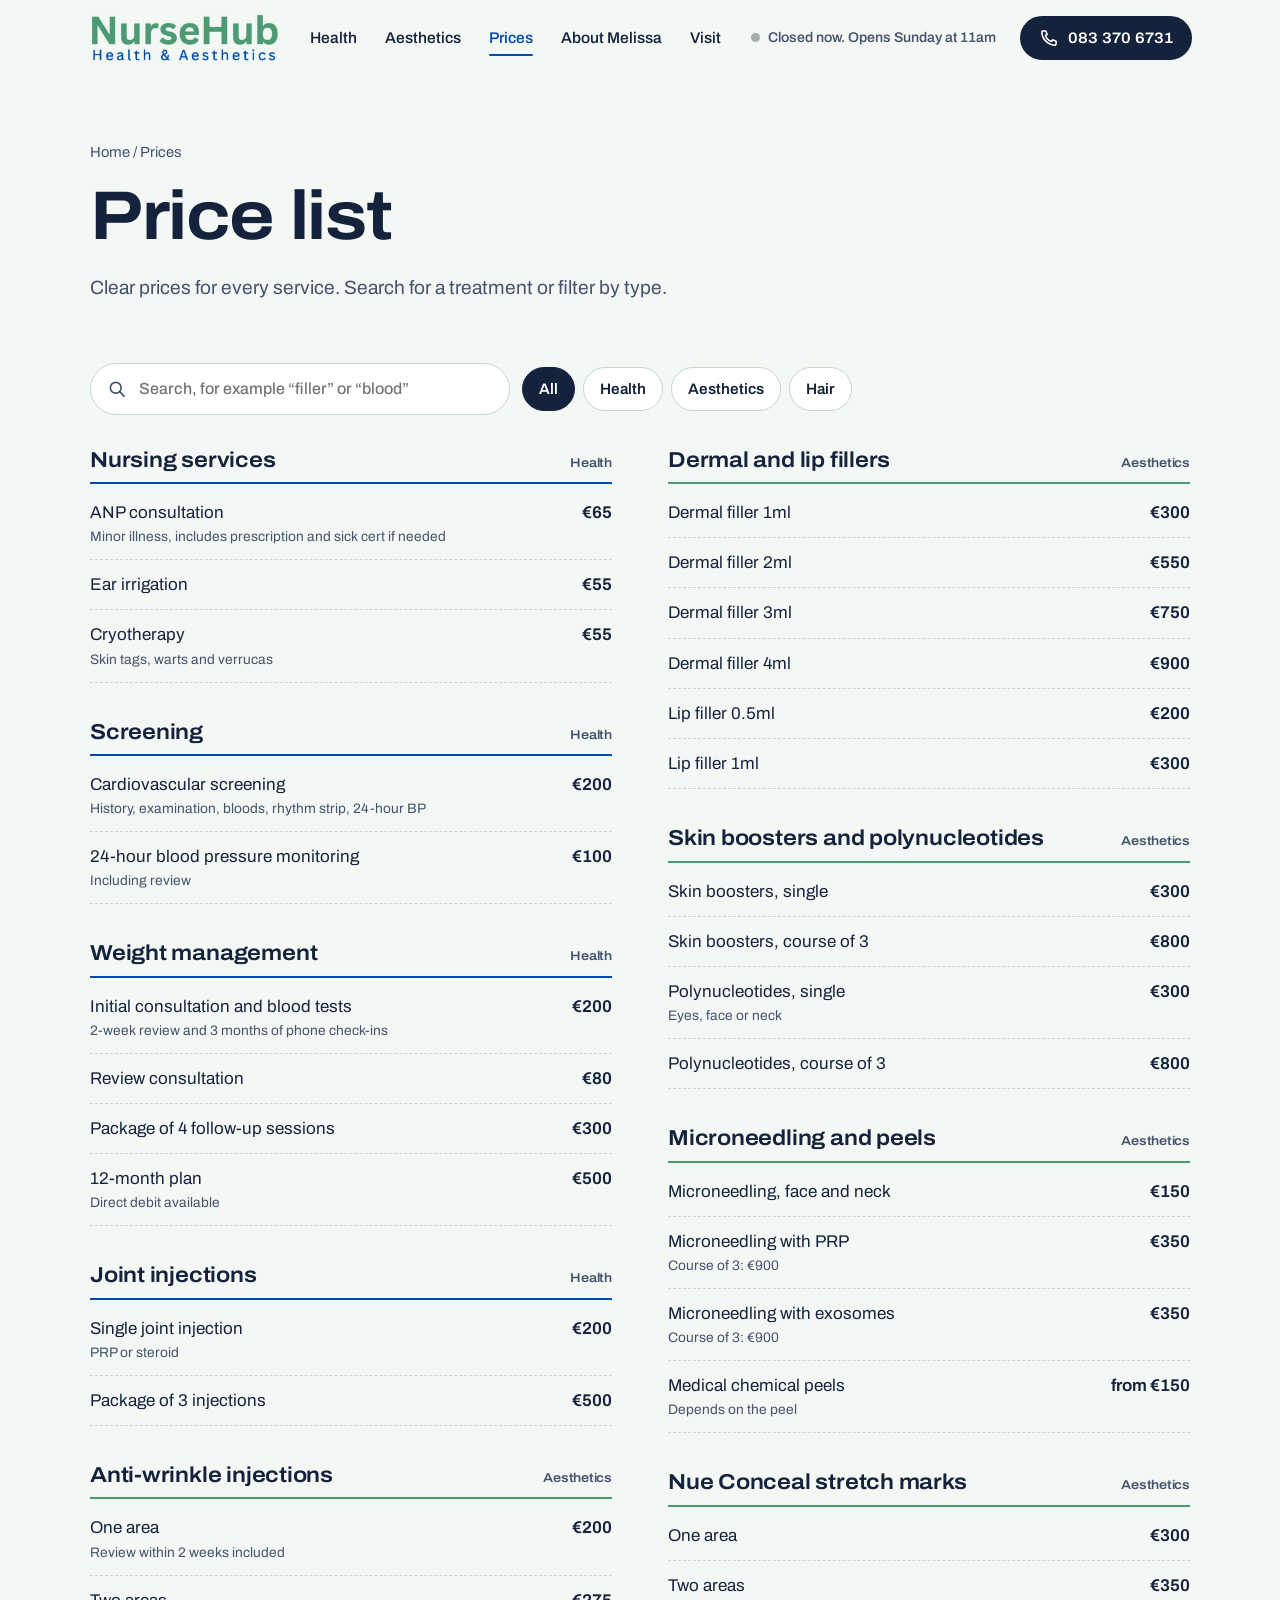
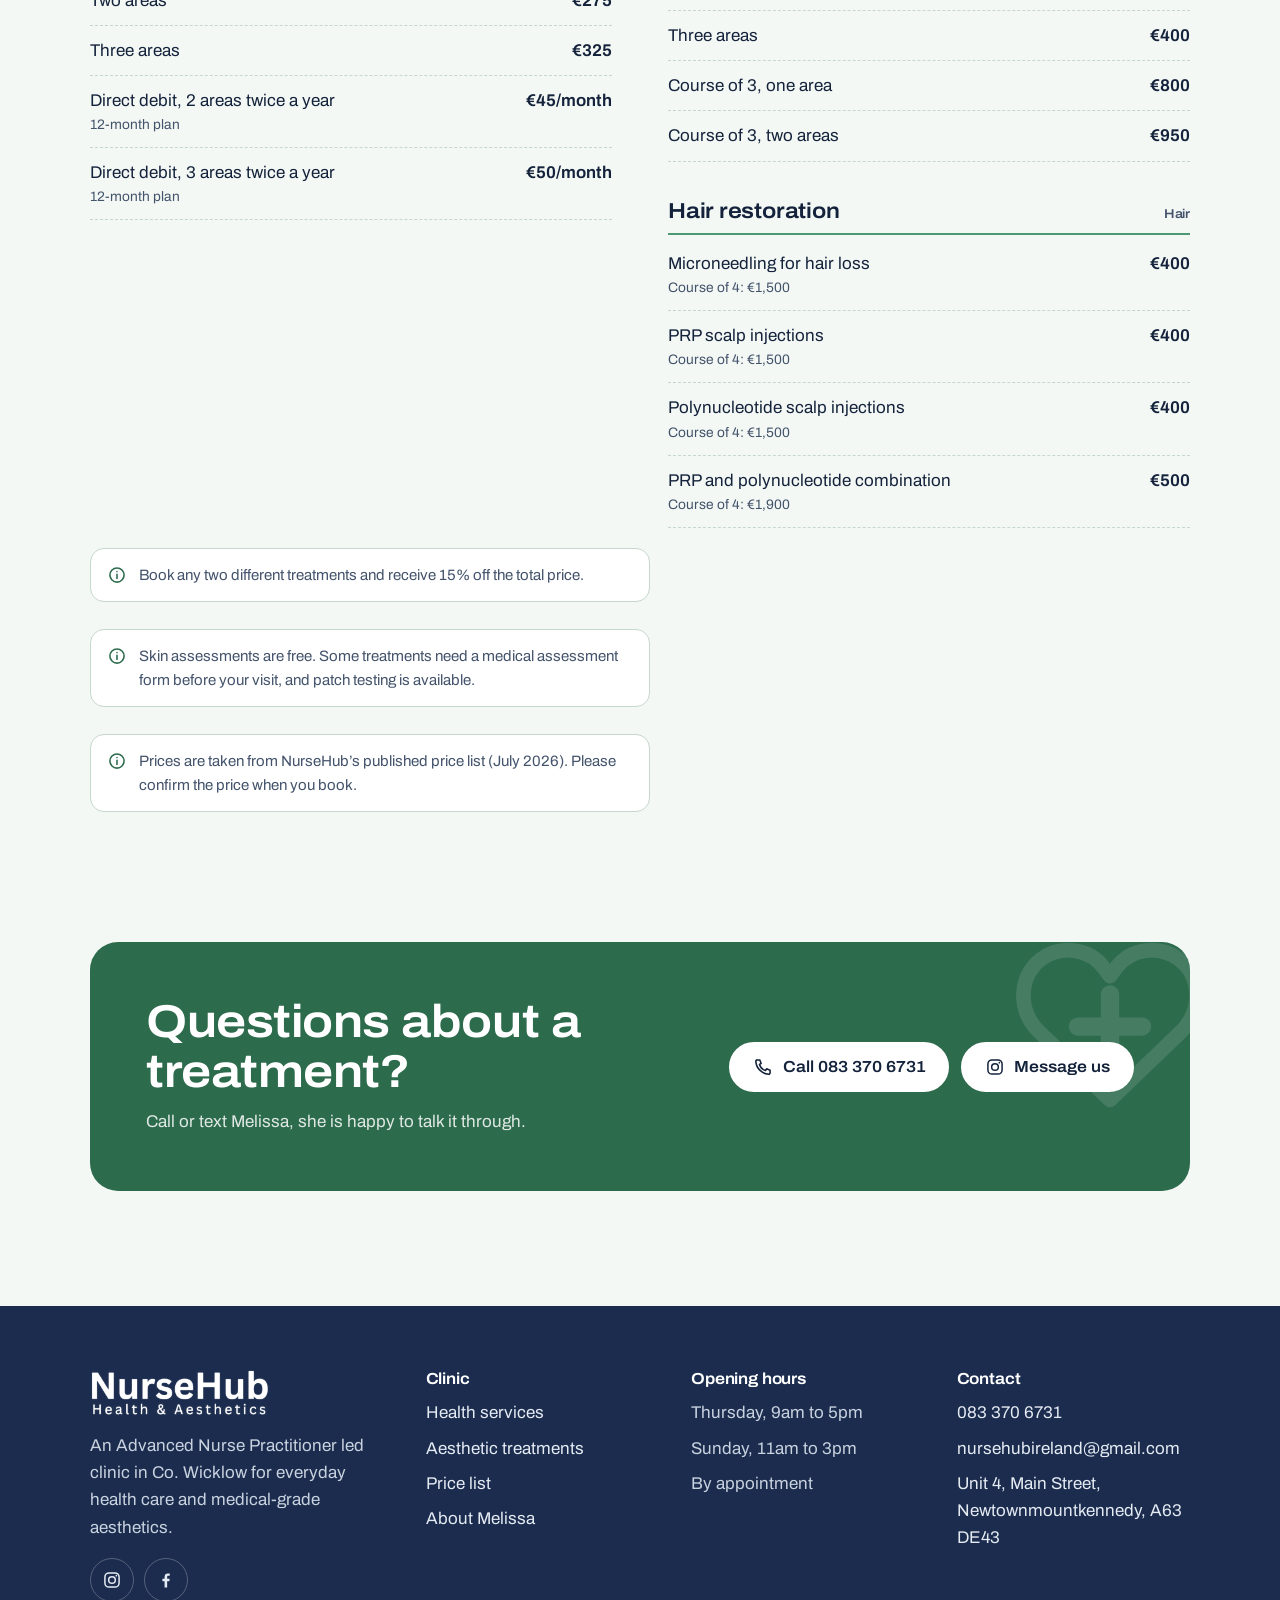
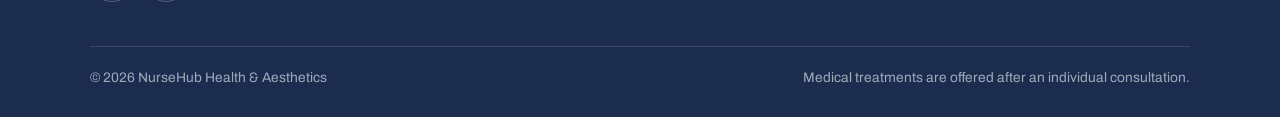
<file: prices.html>
<!doctype html>
<html lang="en-IE" class="no-js">
<head>
<meta charset="utf-8">
<meta name="viewport" content="width=device-width, initial-scale=1, viewport-fit=cover">
<meta name="robots" content="noindex, nofollow">
<title>Price list | NurseHub Health & Aesthetics</title>
<meta name="description" content="Prices for consultations, screening, weight management, joint injections, anti-wrinkle, fillers, skin boosters, microneedling and hair restoration at NurseHub, Co. Wicklow.">
<meta name="theme-color" content="#1B2C4E">
<link rel="canonical" href="https://konkos-design.github.io/nursehub-health-aesthetics/prices.html">
<meta property="og:type" content="website">
<meta property="og:site_name" content="NurseHub Health &amp; Aesthetics">
<meta property="og:title" content="Price list | NurseHub Health & Aesthetics">
<meta property="og:description" content="Prices for consultations, screening, weight management, joint injections, anti-wrinkle, fillers, skin boosters, microneedling and hair restoration at NurseHub, Co. Wicklow.">
<meta property="og:url" content="https://konkos-design.github.io/nursehub-health-aesthetics/prices.html">
<meta property="og:image" content="https://konkos-design.github.io/nursehub-health-aesthetics/img/og-image.jpg">
<meta property="og:image:width" content="1200">
<meta property="og:image:height" content="630">
<meta property="og:locale" content="en_IE">
<meta name="twitter:card" content="summary_large_image">
<meta name="twitter:title" content="Price list | NurseHub Health & Aesthetics">
<meta name="twitter:description" content="Prices for consultations, screening, weight management, joint injections, anti-wrinkle, fillers, skin boosters, microneedling and hair restoration at NurseHub, Co. Wicklow.">
<meta name="twitter:image" content="https://konkos-design.github.io/nursehub-health-aesthetics/img/og-image.jpg">
<link rel="icon" href="img/favicon.svg" type="image/svg+xml">
<link rel="apple-touch-icon" href="img/apple-touch-icon.png">
<link rel="preload" href="fonts/archivo-var.woff2" as="font" type="font/woff2" crossorigin>
<link rel="stylesheet" href="css/style.css">
</head>
<body data-track="health">
<a class="skip" href="#main">Skip to content</a>
<header class="header">
  <div class="wrap header__bar">
    <a class="brand" href="index.html" aria-label="NurseHub Health and Aesthetics, home"><img src="img/logo.png" alt="NurseHub Health &amp; Aesthetics" width="600" height="153"></a>
    <nav class="nav" id="nav" aria-label="Main">
      <a href="health.html">Health</a><a href="aesthetics.html">Aesthetics</a><a href="prices.html" aria-current="page">Prices</a><a href="about.html">About Melissa</a><a href="contact.html">Visit</a>
      <div class="nav__extra">
        <a class="btn btn--accent" href="tel:+353833706731"><svg viewBox="0 0 24 24" fill="none" stroke="currentColor" stroke-width="1.9" stroke-linecap="round" stroke-linejoin="round" aria-hidden="true"><path d="M5 3.5h3.2l1.6 4.2-2 1.3a11 11 0 0 0 7.2 7.2l1.3-2 4.2 1.6V19a1.6 1.6 0 0 1-1.7 1.6C10.6 20.1 3.9 13.4 3.4 5.2A1.6 1.6 0 0 1 5 3.5Z"/></svg>Call 083 370 6731</a>
        <span class="status" data-status><span class="status__dot"></span><span class="status__text">Thursdays and Sundays by appointment</span></span>
      </div>
    </nav>
    <span class="status" data-status><span class="status__dot"></span><span class="status__text">Thursdays and Sundays</span></span>
    <div class="header__call"><a class="btn" href="tel:+353833706731"><svg viewBox="0 0 24 24" fill="none" stroke="currentColor" stroke-width="1.9" stroke-linecap="round" stroke-linejoin="round" aria-hidden="true"><path d="M5 3.5h3.2l1.6 4.2-2 1.3a11 11 0 0 0 7.2 7.2l1.3-2 4.2 1.6V19a1.6 1.6 0 0 1-1.7 1.6C10.6 20.1 3.9 13.4 3.4 5.2A1.6 1.6 0 0 1 5 3.5Z"/></svg>083 370 6731</a></div>
    <button class="burger" aria-label="Open menu" aria-expanded="false" aria-controls="nav"><span></span><span></span><span></span></button>
  </div>
</header>
<main id="main">
<section class="phero" style="padding-bottom:30px">
  <div class="wrap">
    <div class="crumbs"><a href="index.html">Home</a> / Prices</div>
    <h1>Price list</h1>
    <p class="lead">Clear prices for every service. Search for a treatment or filter by type.</p>
  </div>
</section>
<section class="section" style="padding-top:10px">
  <div class="wrap">
    <div class="pfilter">
      <label class="search"><span class="skip">Search treatments</span><svg viewBox="0 0 24 24" fill="none" stroke="currentColor" stroke-width="2" stroke-linecap="round" aria-hidden="true"><circle cx="10.5" cy="10.5" r="6.5"/><path d="m15.5 15.5 5 5"/></svg><input id="price-search" type="search" placeholder="Search, for example “filler” or “blood”" autocomplete="off"></label>
      <div class="chips" role="group" aria-label="Filter by type">
        <button type="button" data-filter="all" aria-pressed="true">All</button>
        <button type="button" data-filter="health" aria-pressed="false">Health</button>
        <button type="button" data-filter="aesthetics" aria-pressed="false">Aesthetics</button>
        <button type="button" data-filter="hair" aria-pressed="false">Hair</button>
      </div>
    </div>
    <div class="pempty"><strong>No matches.</strong> Try a different word, or <button type="button" class="textlink" data-clear style="border:0;background:none;cursor:pointer;font:inherit">show the full list</button>. You can also call Melissa on <a class="textlink" href="tel:+353833706731">083 370 6731</a>.</div>
    <div class="pcols"><div class="pgroup" data-cat="health"><h2>Nursing services<small>Health</small></h2><div class="prow"><span class="pname">ANP consultation<em>Minor illness, includes prescription and sick cert if needed</em></span><span>€65</span></div><div class="prow"><span class="pname">Ear irrigation</span><span>€55</span></div><div class="prow"><span class="pname">Cryotherapy<em>Skin tags, warts and verrucas</em></span><span>€55</span></div></div><div class="pgroup" data-cat="health"><h2>Screening<small>Health</small></h2><div class="prow"><span class="pname">Cardiovascular screening<em>History, examination, bloods, rhythm strip, 24-hour BP</em></span><span>€200</span></div><div class="prow"><span class="pname">24-hour blood pressure monitoring<em>Including review</em></span><span>€100</span></div></div><div class="pgroup" data-cat="health"><h2>Weight management<small>Health</small></h2><div class="prow"><span class="pname">Initial consultation and blood tests<em>2-week review and 3 months of phone check-ins</em></span><span>€200</span></div><div class="prow"><span class="pname">Review consultation</span><span>€80</span></div><div class="prow"><span class="pname">Package of 4 follow-up sessions</span><span>€300</span></div><div class="prow"><span class="pname">12-month plan<em>Direct debit available</em></span><span>€500</span></div></div><div class="pgroup" data-cat="health"><h2>Joint injections<small>Health</small></h2><div class="prow"><span class="pname">Single joint injection<em>PRP or steroid</em></span><span>€200</span></div><div class="prow"><span class="pname">Package of 3 injections</span><span>€500</span></div></div><div class="pgroup" data-cat="aesthetics"><h2>Anti-wrinkle injections<small>Aesthetics</small></h2><div class="prow"><span class="pname">One area<em>Review within 2 weeks included</em></span><span>€200</span></div><div class="prow"><span class="pname">Two areas</span><span>€275</span></div><div class="prow"><span class="pname">Three areas</span><span>€325</span></div><div class="prow"><span class="pname">Direct debit, 2 areas twice a year<em>12-month plan</em></span><span>€45/month</span></div><div class="prow"><span class="pname">Direct debit, 3 areas twice a year<em>12-month plan</em></span><span>€50/month</span></div></div><div class="pgroup" data-cat="aesthetics"><h2>Dermal and lip fillers<small>Aesthetics</small></h2><div class="prow"><span class="pname">Dermal filler 1ml</span><span>€300</span></div><div class="prow"><span class="pname">Dermal filler 2ml</span><span>€550</span></div><div class="prow"><span class="pname">Dermal filler 3ml</span><span>€750</span></div><div class="prow"><span class="pname">Dermal filler 4ml</span><span>€900</span></div><div class="prow"><span class="pname">Lip filler 0.5ml</span><span>€200</span></div><div class="prow"><span class="pname">Lip filler 1ml</span><span>€300</span></div></div><div class="pgroup" data-cat="aesthetics"><h2>Skin boosters and polynucleotides<small>Aesthetics</small></h2><div class="prow"><span class="pname">Skin boosters, single</span><span>€300</span></div><div class="prow"><span class="pname">Skin boosters, course of 3</span><span>€800</span></div><div class="prow"><span class="pname">Polynucleotides, single<em>Eyes, face or neck</em></span><span>€300</span></div><div class="prow"><span class="pname">Polynucleotides, course of 3</span><span>€800</span></div></div><div class="pgroup" data-cat="aesthetics"><h2>Microneedling and peels<small>Aesthetics</small></h2><div class="prow"><span class="pname">Microneedling, face and neck</span><span>€150</span></div><div class="prow"><span class="pname">Microneedling with PRP<em>Course of 3: €900</em></span><span>€350</span></div><div class="prow"><span class="pname">Microneedling with exosomes<em>Course of 3: €900</em></span><span>€350</span></div><div class="prow"><span class="pname">Medical chemical peels<em>Depends on the peel</em></span><span>from €150</span></div></div><div class="pgroup" data-cat="aesthetics"><h2>Nue Conceal stretch marks<small>Aesthetics</small></h2><div class="prow"><span class="pname">One area</span><span>€300</span></div><div class="prow"><span class="pname">Two areas</span><span>€350</span></div><div class="prow"><span class="pname">Three areas</span><span>€400</span></div><div class="prow"><span class="pname">Course of 3, one area</span><span>€800</span></div><div class="prow"><span class="pname">Course of 3, two areas</span><span>€950</span></div></div><div class="pgroup" data-cat="hair"><h2>Hair restoration<small>Hair</small></h2><div class="prow"><span class="pname">Microneedling for hair loss<em>Course of 4: €1,500</em></span><span>€400</span></div><div class="prow"><span class="pname">PRP scalp injections<em>Course of 4: €1,500</em></span><span>€400</span></div><div class="prow"><span class="pname">Polynucleotide scalp injections<em>Course of 4: €1,500</em></span><span>€400</span></div><div class="prow"><span class="pname">PRP and polynucleotide combination<em>Course of 4: €1,900</em></span><span>€500</span></div></div></div>
    <div style="display:grid;gap:12px;margin-top:20px">
      <p class="note"><svg viewBox="0 0 24 24" fill="none" stroke="currentColor" stroke-width="1.9" stroke-linecap="round" aria-hidden="true"><circle cx="12" cy="12" r="8.5"/><path d="M12 11v5.2M12 7.8v.1"/></svg><span>Book any two different treatments and receive 15% off the total price.</span></p>
      <p class="note"><svg viewBox="0 0 24 24" fill="none" stroke="currentColor" stroke-width="1.9" stroke-linecap="round" aria-hidden="true"><circle cx="12" cy="12" r="8.5"/><path d="M12 11v5.2M12 7.8v.1"/></svg><span>Skin assessments are free. Some treatments need a medical assessment form before your visit, and patch testing is available.</span></p>
      <p class="note"><svg viewBox="0 0 24 24" fill="none" stroke="currentColor" stroke-width="1.9" stroke-linecap="round" aria-hidden="true"><circle cx="12" cy="12" r="8.5"/><path d="M12 11v5.2M12 7.8v.1"/></svg><span>Prices are taken from NurseHub’s published price list (July 2026). Please confirm the price when you book.</span></p>
    </div>
  </div>
</section>
<section class="section" style="padding-top:0"><div class="wrap"><div class="band rv-in"><span class="band__heart"><svg viewBox="0 0 48 48" fill="none" stroke="currentColor" stroke-width="3.2" stroke-linejoin="round" aria-hidden="true"><path d="M24 41 8.6 26.2C3.8 21.6 4 14 9 10.3c4.3-3.2 10.4-2.4 13.6 1.8L24 14l1.4-1.9c3.2-4.2 9.3-5 13.6-1.8 5 3.7 5.2 11.3.4 15.9Z"/><path d="M24 18v14M17 25h14" stroke-linecap="round" stroke-width="4"/></svg></span><div><h2>Questions about a treatment?</h2><p>Call or text Melissa, she is happy to talk it through.</p></div><div class="btn-row"><a class="btn btn--light" href="tel:+353833706731"><svg viewBox="0 0 24 24" fill="none" stroke="currentColor" stroke-width="1.9" stroke-linecap="round" stroke-linejoin="round" aria-hidden="true"><path d="M5 3.5h3.2l1.6 4.2-2 1.3a11 11 0 0 0 7.2 7.2l1.3-2 4.2 1.6V19a1.6 1.6 0 0 1-1.7 1.6C10.6 20.1 3.9 13.4 3.4 5.2A1.6 1.6 0 0 1 5 3.5Z"/></svg>Call 083 370 6731</a><a class="btn btn--light" href="https://www.instagram.com/nursehubireland/" target="_blank" rel="noopener"><svg viewBox="0 0 24 24" fill="none" stroke="currentColor" stroke-width="1.8" aria-hidden="true"><rect x="3.5" y="3.5" width="17" height="17" rx="5"/><circle cx="12" cy="12" r="4"/><circle cx="17.2" cy="6.8" r="1" fill="currentColor" stroke="none"/></svg>Message us</a></div></div></div></section>
</main>
<footer class="footer">
  <div class="wrap">
    <div class="footer__grid">
      <div>
        <img class="flogo" src="img/logo-white.png" alt="NurseHub Health &amp; Aesthetics" width="600" height="153">
        <p>An Advanced Nurse Practitioner led clinic in Co. Wicklow for everyday health care and medical-grade aesthetics.</p>
        <div class="socials">
          <a href="https://www.instagram.com/nursehubireland/" target="_blank" rel="noopener" aria-label="NurseHub on Instagram"><svg viewBox="0 0 24 24" fill="none" stroke="currentColor" stroke-width="1.8" aria-hidden="true"><rect x="3.5" y="3.5" width="17" height="17" rx="5"/><circle cx="12" cy="12" r="4"/><circle cx="17.2" cy="6.8" r="1" fill="currentColor" stroke="none"/></svg></a>
          <a href="https://www.facebook.com/993507500514151/" target="_blank" rel="noopener" aria-label="NurseHub on Facebook"><svg viewBox="0 0 24 24" fill="currentColor" aria-hidden="true"><path d="M13.4 21v-7.6h2.6l.4-3h-3V8.5c0-.9.3-1.5 1.5-1.5h1.6V4.3a21 21 0 0 0-2.3-.1c-2.3 0-3.9 1.4-3.9 4v2.2H7.7v3h2.6V21h3.1Z"/></svg></a>
        </div>
      </div>
      <div>
        <h3>Clinic</h3>
        <ul><li><a href="health.html">Health services</a></li><li><a href="aesthetics.html">Aesthetic treatments</a></li><li><a href="prices.html">Price list</a></li><li><a href="about.html">About Melissa</a></li></ul>
      </div>
      <div>
        <h3>Opening hours</h3>
        <ul><li>Thursday, 9am to 5pm</li><li>Sunday, 11am to 3pm</li><li>By appointment</li></ul>
      </div>
      <div>
        <h3>Contact</h3>
        <ul><li><a href="tel:+353833706731">083 370 6731</a></li><li><a href="mailto:nursehubireland@gmail.com">nursehubireland@gmail.com</a></li><li><a href="https://www.google.com/maps/place/NurseHub+Health+and+Aesthetics/@53.3834,-8.2177501,15z/data=!4m6!3m5!1s0xc85eb823fa5897b:0xa5bf6e75ab458c25!8m2!3d53.3834!4d-8.2177501!16s%2Fg%2F11mz0b0z16" target="_blank" rel="noopener">Unit 4, Main Street,<br>Newtownmountkennedy, A63 DE43</a></li></ul>
      </div>
    </div>
    <div class="footer__base"><span>&copy; <span data-year>2026</span> NurseHub Health &amp; Aesthetics</span><span>Medical treatments are offered after an individual consultation.</span></div>
  </div>
</footer>
<div class="callbar"><a class="btn btn--accent" href="tel:+353833706731"><svg viewBox="0 0 24 24" fill="none" stroke="currentColor" stroke-width="1.9" stroke-linecap="round" stroke-linejoin="round" aria-hidden="true"><path d="M5 3.5h3.2l1.6 4.2-2 1.3a11 11 0 0 0 7.2 7.2l1.3-2 4.2 1.6V19a1.6 1.6 0 0 1-1.7 1.6C10.6 20.1 3.9 13.4 3.4 5.2A1.6 1.6 0 0 1 5 3.5Z"/></svg>Call 083 370 6731</a><a class="btn btn--light" href="https://www.instagram.com/nursehubireland/" target="_blank" rel="noopener" aria-label="Message on Instagram"><svg viewBox="0 0 24 24" fill="none" stroke="currentColor" stroke-width="1.8" aria-hidden="true"><rect x="3.5" y="3.5" width="17" height="17" rx="5"/><circle cx="12" cy="12" r="4"/><circle cx="17.2" cy="6.8" r="1" fill="currentColor" stroke="none"/></svg></a></div>
<script src="js/main.js" defer></script>
</body>
</html>
</file>
<file: css/style.css>
/* NurseHub Health & Aesthetics — demo site by konkos_design */
@font-face{font-family:"Archivo";src:url("../fonts/archivo-var.woff2") format("woff2");font-weight:300 800;font-stretch:62% 125%;font-style:normal;font-display:swap}
:root{
  --paper:#F4F8F5;
  --paper-2:#E9F1EC;
  --ink:#14233B;
  --ink-soft:#43536B;
  --navy:#1B2C4E;
  --sage:#4D9973;
  --sage-deep:#2D6B4D;
  --blue:#004AAD;
  --mist:#DCEBE2;
  --line:#C6D7CD;
  --white:#fff;
  --accent:var(--blue);
  --accent-soft:#E3ECF8;
  --radius-lg:28px;
  --radius:14px;
  --wrap:1180px;
  --gutter:clamp(16px,4vw,40px);
  --font:"Archivo",system-ui,-apple-system,"Segoe UI",sans-serif;
  --ease:cubic-bezier(.22,.7,.2,1);
}
body[data-track="aesthetics"]{--accent:var(--sage-deep);--accent-soft:#DDEDE4}

*,*::before,*::after{box-sizing:border-box}
html{-webkit-text-size-adjust:100%;scroll-behavior:smooth}
body{margin:0;background:var(--paper);color:var(--ink);font-family:var(--font);font-size:17px;line-height:1.6;font-variation-settings:"wdth" 100;overflow-x:hidden}
img{max-width:100%;display:block;height:auto}
a{color:inherit}
p{margin:0 0 1em}
h1,h2,h3,h4{margin:0;line-height:1.08;font-weight:640;letter-spacing:-.01em;font-variation-settings:"wdth" 112}
h1{font-size:clamp(2.35rem,5.4vw,4.3rem);font-weight:680;letter-spacing:-.02em}
h2{font-size:clamp(1.85rem,3.6vw,2.9rem)}
h3{font-size:clamp(1.2rem,1.8vw,1.45rem);font-variation-settings:"wdth" 106}
.wrap{width:100%;max-width:var(--wrap);margin:0 auto;padding:0 var(--gutter)}
.lead{font-size:clamp(1.05rem,1.5vw,1.22rem);color:var(--ink-soft);max-width:36em}
.muted{color:var(--ink-soft)}
.small{font-size:.9rem}
.skip{position:absolute;left:-999px;top:8px;background:var(--ink);color:#fff;padding:8px 14px;border-radius:8px;z-index:100}
.skip:focus{left:8px}
:focus-visible{outline:3px solid var(--blue);outline-offset:3px;border-radius:6px}
section{position:relative}
.section{padding:clamp(64px,9vw,120px) 0}

/* ---------- buttons ---------- */
.btn{--b:var(--ink);display:inline-flex;align-items:center;gap:.6em;min-height:50px;padding:.8em 1.35em;border-radius:999px;border:2px solid var(--b);background:var(--b);color:#fff;font:600 1rem/1.1 var(--font);font-variation-settings:"wdth" 108;text-decoration:none;cursor:pointer;position:relative;overflow:hidden;isolation:isolate;transition:transform .35s var(--ease),box-shadow .35s var(--ease),color .3s}
.btn::before{content:"";position:absolute;inset:0;background:var(--accent);transform:translateY(101%);transition:transform .45s var(--ease);z-index:-1}
.btn:hover{transform:translateY(-2px);box-shadow:0 10px 24px -12px rgba(20,35,59,.55)}
.btn:hover::before{transform:translateY(0)}
.btn:active{transform:translateY(0) scale(.98)}
.btn svg{width:20px;height:20px;flex:none}
.btn--ghost{background:transparent;color:var(--ink)}
.btn--ghost:hover{color:#fff;border-color:var(--accent)}
.btn--light{--b:#fff;color:var(--ink)}
.btn--light::before{background:var(--sage)}
.btn--light:hover{color:#fff;border-color:var(--sage)}
.btn--accent{--b:var(--accent)}
.btn--accent::before{background:var(--ink)}
.textlink{font-weight:600;color:var(--accent);text-decoration:none;background:linear-gradient(currentColor,currentColor) 0 100%/0 2px no-repeat;padding-bottom:2px;transition:background-size .4s var(--ease)}
.textlink:hover{background-size:100% 2px}

/* ---------- header ---------- */
.header{position:sticky;top:0;z-index:50;background:rgba(244,248,245,.86);backdrop-filter:saturate(1.4) blur(12px);-webkit-backdrop-filter:saturate(1.4) blur(12px);border-bottom:1px solid transparent;transition:border-color .3s}
.header.is-scrolled{border-color:var(--line)}
.header__bar{display:flex;align-items:center;gap:18px;min-height:76px}
.brand{display:block;flex:none;width:clamp(150px,16vw,190px)}
.brand img{width:100%}
.nav{display:flex;gap:4px;margin-left:auto}
.nav a{position:relative;white-space:nowrap;padding:10px 12px;border-radius:999px;text-decoration:none;font-weight:540;font-size:.97rem;color:var(--ink);transition:background .25s,color .25s}
.nav a:hover{background:var(--paper-2)}
.nav a[aria-current="page"]{color:var(--accent)}
.nav a[aria-current="page"]::after{content:"";position:absolute;left:12px;right:12px;bottom:4px;height:2px;border-radius:2px;background:currentColor}
.header__call{flex:none}
.header__call .btn{min-height:44px;padding:.6em 1.1em;font-size:.95rem}
.burger{display:none;margin-left:auto;width:48px;height:48px;border-radius:50%;border:1.5px solid var(--line);background:#fff;cursor:pointer;position:relative;transition:transform .3s var(--ease),background .3s}
.burger:hover{transform:rotate(-8deg)}
.burger span{position:absolute;left:14px;right:14px;height:2px;background:var(--ink);border-radius:2px;transition:transform .35s var(--ease),opacity .2s}
.burger span:nth-child(1){top:18px}.burger span:nth-child(2){top:24px}.burger span:nth-child(3){top:30px}
.nav-open .burger span:nth-child(1){transform:translateY(6px) rotate(45deg)}
.nav-open .burger span:nth-child(2){opacity:0}
.nav-open .burger span:nth-child(3){transform:translateY(-6px) rotate(-45deg)}

.status{display:inline-flex;align-items:center;gap:8px;font-size:.88rem;font-weight:560;color:var(--ink-soft);white-space:nowrap}
.status__dot{width:9px;height:9px;border-radius:50%;background:#A3B0A8;flex:none}
.status.is-open .status__dot{background:#2FA86A;box-shadow:0 0 0 0 rgba(47,168,106,.6);animation:ping 2s infinite}
@keyframes ping{70%{box-shadow:0 0 0 9px rgba(47,168,106,0)}100%{box-shadow:0 0 0 0 rgba(47,168,106,0)}}
.header .status{margin-right:6px}

@media (max-width:1240px){
  .header .status{display:none}
}
@media (max-width:920px){
  .burger{display:block}
  .header__call{display:none}
  .nav{position:fixed;inset:76px 0 auto 0;height:calc(100dvh - 76px);flex-direction:column;gap:0;margin:0;padding:18px var(--gutter) 32px;background:var(--paper);transform:translateY(-8px);opacity:0;visibility:hidden;transition:opacity .3s,transform .4s var(--ease),visibility 0s .4s;overflow:auto}
  .nav-open .nav{opacity:1;visibility:visible;transform:none;transition:opacity .3s,transform .4s var(--ease)}
  .nav a{font-size:1.6rem;font-weight:600;font-variation-settings:"wdth" 112;padding:14px 4px;border-radius:0;border-bottom:1px solid var(--line)}
  .nav a:hover{background:none;color:var(--accent)}
  .nav a[aria-current="page"]::after{display:none}
  .nav a.btn{font-size:1.05rem;font-weight:600;padding:.85em 1.35em;border-radius:999px;border:2px solid var(--b);color:#fff;justify-content:center}
  .nav a.btn:hover{color:#fff}
  .nav__extra{display:flex!important;flex-direction:column;gap:14px;margin-top:26px}
  .nav-open{overflow:hidden}
}
.nav__extra{display:none}

/* ---------- hero (home) ---------- */
.hero{padding:clamp(28px,5vw,64px) 0 clamp(56px,8vw,96px);overflow:hidden}
.hero__grid{display:grid;grid-template-columns:minmax(0,1.08fr) minmax(0,.92fr);gap:clamp(28px,5vw,72px);align-items:center}
.hero__pulse{position:absolute;left:0;right:0;width:100%;top:46%;height:160px;pointer-events:none;z-index:0;opacity:.45}
@media (max-width:920px){.hero__pulse{display:none}}
.hero__pulse path{fill:none;stroke:var(--sage);stroke-width:2;stroke-linecap:round;stroke-linejoin:round;stroke-dasharray:3200;stroke-dashoffset:3200;animation:draw 2.6s .3s var(--ease) forwards}
@keyframes draw{to{stroke-dashoffset:0}}
.hero__copy{position:relative;z-index:1}
.hero__copy .status{margin-bottom:22px;padding:7px 14px 7px 12px;background:#fff;border:1px solid var(--line);border-radius:999px}
.hero h1{max-width:12ch;margin-bottom:22px}
.hero .lead{margin-bottom:30px}

.switch{margin-top:6px}
.switch__label{display:block;font-weight:600;font-size:.98rem;margin-bottom:12px}
.switch__track{position:relative;display:inline-grid;grid-template-columns:1fr 1fr;padding:5px;border-radius:999px;background:#fff;border:1.5px solid var(--line);box-shadow:0 1px 0 rgba(20,35,59,.04)}
.switch__thumb{position:absolute;top:5px;bottom:5px;left:5px;width:calc(50% - 5px);border-radius:999px;background:var(--accent);transition:transform .5s var(--ease),background .4s}
body[data-track="aesthetics"] .switch__thumb{transform:translateX(100%)}
.switch button{position:relative;z-index:1;display:flex;align-items:center;justify-content:center;gap:8px;min-width:150px;min-height:48px;padding:0 20px;border:0;background:none;font:600 1.02rem var(--font);font-variation-settings:"wdth" 110;color:var(--ink);cursor:pointer;border-radius:999px;transition:color .35s}
.switch button[aria-pressed="true"]{color:#fff}
.switch button svg{width:20px;height:20px}
.switch__panel{margin-top:22px;min-height:196px}
.track-list{list-style:none;margin:0 0 22px;padding:0;display:grid;grid-template-columns:1fr 1fr;gap:0 26px;max-width:540px}
.track-list li{display:flex;justify-content:space-between;gap:12px;padding:10px 0;border-bottom:1px solid var(--line);font-size:.98rem}
.track-list li span:last-child{color:var(--accent);font-weight:600;white-space:nowrap}
.track-panel{animation:panelIn .5s var(--ease)}
.track-panel[hidden]{display:none}
@keyframes panelIn{from{opacity:0;transform:translateY(8px)}to{opacity:1;transform:none}}

.hero__visual{position:relative;z-index:1;justify-self:end;width:min(100%,470px)}
.arch{position:relative;border-radius:999px 999px var(--radius-lg) var(--radius-lg);overflow:hidden;aspect-ratio:694/960;background:var(--mist)}
.arch img{width:100%;height:100%;object-fit:cover;object-position:50% 15%;transform:scale(1.06);animation:settle 1.6s .1s var(--ease) forwards}
@keyframes settle{to{transform:scale(1)}}
.arch::after{content:"";position:absolute;inset:0;border-radius:inherit;box-shadow:inset 0 0 0 1px rgba(20,35,59,.06)}
.hero__tag{position:absolute;left:-28px;bottom:34px;max-width:260px;padding:14px 16px 14px 14px;background:#fff;border-radius:var(--radius);box-shadow:0 18px 40px -22px rgba(20,35,59,.45);display:flex;gap:12px;align-items:center}
.hero__tag img{width:42px;height:42px;flex:none}
.hero__tag strong{display:block;font-size:.98rem;line-height:1.2}
.hero__tag span{font-size:.84rem;color:var(--ink-soft);line-height:1.3;display:block}
.hero__heart{position:absolute;right:-18px;top:18%;width:84px;height:84px;border-radius:50%;background:var(--accent);display:grid;place-items:center;color:#fff;box-shadow:0 14px 30px -14px rgba(0,74,173,.7);transition:background .4s}
.hero__heart svg{width:44px;height:44px}

@media (max-width:920px){
  .hero__grid{grid-template-columns:1fr}
  .hero__visual{justify-self:center;width:min(86%,420px);order:-1}
  .hero__tag{left:-6%;}
  .hero__heart{right:-4%}
  .hero h1{max-width:14ch}
}
@media (max-width:560px){
  .switch__track{display:grid;width:100%}
  .switch button{min-width:0;padding:0 10px}
  .track-list{grid-template-columns:1fr}
  .switch__panel{min-height:0}
  .hero__tag{left:-4%;bottom:18px;max-width:230px;padding:10px 12px}
  .hero__heart{width:64px;height:64px}
  .hero__heart svg{width:34px;height:34px}
}

/* ---------- credentials ---------- */
.creds{border-top:1px solid var(--line);border-bottom:1px solid var(--line);background:#fff}
.creds ul{list-style:none;margin:0;padding:0;display:grid;grid-template-columns:repeat(4,1fr)}
.creds li{padding:26px 22px;display:flex;gap:14px;align-items:flex-start;border-left:1px solid var(--line);font-size:.96rem;line-height:1.35}
.creds li:first-child{border-left:0;padding-left:0}
.creds svg{width:30px;height:30px;flex:none;color:var(--sage-deep)}
.creds strong{display:block;font-size:1.02rem;font-variation-settings:"wdth" 108}
@media (max-width:900px){.creds ul{grid-template-columns:1fr 1fr}.creds li:nth-child(3){border-left:0;padding-left:0}.creds li{border-top:1px solid var(--line)}.creds li:nth-child(-n+2){border-top:0}}
@media (max-width:520px){.creds ul{grid-template-columns:1fr}.creds li{border-left:0;padding-left:0}.creds li:nth-child(2){border-top:1px solid var(--line)}}

/* ---------- GP block ---------- */
.gp{display:grid;grid-template-columns:minmax(0,.9fr) minmax(0,1.1fr);gap:clamp(28px,5vw,80px);align-items:center}
.gp__photo{border-radius:var(--radius-lg);overflow:hidden;aspect-ratio:4/5;background:var(--mist)}
.gp__photo img{width:100%;height:100%;object-fit:cover;object-position:50% 20%}
.gp h2{margin-bottom:18px;max-width:16ch}
.checks{list-style:none;padding:0;margin:22px 0 28px;display:grid;gap:12px}
.checks li{display:flex;gap:12px;align-items:flex-start}
.checks svg{width:22px;height:22px;flex:none;margin-top:3px;color:var(--sage-deep)}
.price-chip{display:inline-flex;align-items:baseline;gap:10px;padding:12px 18px;border-radius:var(--radius);background:var(--accent-soft);margin-bottom:24px}
.price-chip b{font-size:1.7rem;font-variation-settings:"wdth" 115;color:var(--blue)}
@media (max-width:820px){.gp{grid-template-columns:1fr}.gp__photo{aspect-ratio:5/4;max-height:420px}}

/* ---------- tracks overview ---------- */
.tracks{background:var(--navy);color:#fff}
.tracks .lead{color:#C4CEDD}
.tracks__head{display:flex;justify-content:space-between;align-items:flex-end;gap:24px;flex-wrap:wrap;margin-bottom:44px}
.tracks__head h2{max-width:18ch}
.tracks__grid{display:grid;grid-template-columns:1fr 1fr;gap:clamp(18px,3vw,36px)}
.track{position:relative;border-radius:var(--radius-lg);padding:clamp(24px,3.4vw,40px);overflow:hidden;isolation:isolate}
.track--health{background:#0B3F86}
.track--aesthetics{background:#245A42}
.track__top{display:flex;justify-content:space-between;align-items:center;gap:16px;margin-bottom:22px}
.track__top h3{font-size:clamp(1.6rem,2.6vw,2.2rem);font-variation-settings:"wdth" 118}
.track__icon{width:58px;height:58px;border-radius:50%;background:rgba(255,255,255,.12);display:grid;place-items:center;flex:none;transition:transform .5s var(--ease)}
.track:hover .track__icon{transform:rotate(-12deg) scale(1.06)}
.track__icon svg{width:30px;height:30px}
.track p{color:rgba(255,255,255,.82);max-width:34em}
.track ul{list-style:none;margin:20px 0 28px;padding:0}
.track li{display:flex;justify-content:space-between;gap:14px;padding:11px 0;border-top:1px solid rgba(255,255,255,.16)}
.track li span:last-child{opacity:.85;white-space:nowrap}
.track__img{position:absolute;right:-40px;bottom:-40px;width:200px;height:200px;border-radius:50%;object-fit:cover;opacity:.18;z-index:-1;transition:transform .7s var(--ease),opacity .5s}
.track:hover .track__img{transform:scale(1.1);opacity:.28}
@media (max-width:860px){.tracks__grid{grid-template-columns:1fr}}

/* ---------- meet ---------- */
.meet{display:grid;grid-template-columns:minmax(0,1fr) minmax(0,1fr);gap:clamp(28px,6vw,90px);align-items:center}
.meet__photos{position:relative;min-height:520px}
.meet__photos figure{margin:0;position:absolute;border-radius:var(--radius-lg);overflow:hidden;background:var(--mist);box-shadow:0 24px 50px -30px rgba(20,35,59,.5)}
.meet__photos figure img{width:100%;height:100%;object-fit:cover}
.meet__p1{left:0;top:0;width:62%;aspect-ratio:600/860}
.meet__p2{right:0;bottom:0;width:52%;aspect-ratio:645/960;border:6px solid var(--paper)}
.meet h2{margin-bottom:20px}
.meet blockquote{margin:24px 0 28px;padding:4px 0 4px 20px;border-left:3px solid var(--sage);font-size:1.12rem;line-height:1.55;color:var(--ink)}
@media (max-width:860px){.meet{grid-template-columns:1fr}.meet__photos{min-height:0;aspect-ratio:1/1;max-width:520px}}

/* ---------- reviews ---------- */
.reviews{background:var(--paper-2)}
.reviews__head{display:flex;justify-content:space-between;align-items:flex-end;gap:24px;flex-wrap:wrap;margin-bottom:36px}
.score{display:flex;align-items:center;gap:16px}
.score b{font-size:3.4rem;line-height:1;font-variation-settings:"wdth" 120;font-weight:700}
.stars{display:flex;gap:2px;color:#E8A317}
.stars svg{width:18px;height:18px}
.rv-nav{display:flex;gap:10px}
.rv-nav button{width:52px;height:52px;border-radius:50%;border:1.5px solid var(--ink);background:transparent;color:var(--ink);cursor:pointer;display:grid;place-items:center;transition:background .3s,color .3s,transform .3s var(--ease)}
.rv-nav button:hover{background:var(--ink);color:#fff;transform:scale(1.06)}
.rv-nav button:disabled{opacity:.3;pointer-events:none}
.rv-nav svg{width:22px;height:22px}
.rv-track{display:grid;grid-auto-flow:column;grid-auto-columns:minmax(290px,380px);gap:20px;overflow-x:auto;scroll-snap-type:x mandatory;padding:6px 2px 22px;scrollbar-width:thin;scrollbar-color:var(--sage) transparent;overscroll-behavior-x:contain}
.rv{scroll-snap-align:start;background:#fff;border-radius:var(--radius-lg);padding:28px 26px 24px;display:flex;flex-direction:column;gap:16px;border:1px solid var(--line);transition:transform .45s var(--ease),border-color .3s}
.rv:hover{transform:translateY(-4px);border-color:var(--sage)}
.rv q{quotes:none;font-size:1.04rem;line-height:1.55;flex:1}
.rv footer{display:flex;align-items:center;gap:12px}
.rv__av{width:42px;height:42px;border-radius:50%;display:grid;place-items:center;background:var(--mist);color:var(--sage-deep);font-weight:700;flex:none}
.rv footer div>span{display:block;font-size:.86rem;color:var(--ink-soft)}
.rv footer strong{display:block;line-height:1.2}

/* ---------- visit ---------- */
.visit{display:grid;grid-template-columns:minmax(0,1fr) minmax(0,1.1fr);gap:clamp(28px,5vw,70px);align-items:stretch}
.hours{list-style:none;margin:22px 0 26px;padding:0;max-width:420px}
.hours li{display:flex;justify-content:space-between;padding:12px 14px;border-radius:10px;transition:background .3s}
.hours li:nth-child(odd){background:rgba(255,255,255,.6)}
.hours li.is-today{background:var(--accent-soft);font-weight:650;color:var(--ink)}
.hours li.is-today span:first-child::after{content:" (today)";font-weight:500;color:var(--ink-soft)}
.hours li .closed{color:var(--ink-soft)}
.contact-lines{list-style:none;padding:0;margin:0 0 26px;display:grid;gap:14px}
.contact-lines li{display:flex;gap:12px;align-items:flex-start}
.contact-lines svg{width:22px;height:22px;flex:none;margin-top:3px;color:var(--sage-deep)}
.contact-lines a{text-decoration:none;font-weight:600}
.contact-lines a:hover{color:var(--accent)}
.map{border-radius:var(--radius-lg);overflow:hidden;min-height:380px;background:var(--mist);border:1px solid var(--line)}
.map iframe{width:100%;height:100%;min-height:380px;border:0;display:block;filter:saturate(.85)}
.btn-row{display:flex;flex-wrap:wrap;gap:12px}
@media (max-width:860px){.visit{grid-template-columns:1fr}}

/* ---------- page hero (inner) ---------- */
.phero{padding:clamp(32px,5vw,70px) 0 clamp(40px,6vw,80px)}
.phero__grid{display:grid;grid-template-columns:minmax(0,1.2fr) minmax(0,.8fr);gap:clamp(24px,5vw,70px);align-items:end}
.phero h1{margin:14px 0 20px;max-width:15ch}
.crumbs{font-size:.92rem;color:var(--ink-soft)}
.crumbs a{text-decoration:none}
.crumbs a:hover{color:var(--accent)}
.phero__img{border-radius:var(--radius-lg) var(--radius-lg) var(--radius-lg) 120px;overflow:hidden;aspect-ratio:4/5;max-height:520px;background:var(--mist)}
.phero__img img{width:100%;height:100%;object-fit:cover;object-position:50% 20%}
.phero--health .phero__img{border-radius:120px var(--radius-lg) var(--radius-lg) var(--radius-lg)}
@media (max-width:820px){.phero__grid{grid-template-columns:1fr}.phero__img{aspect-ratio:16/11;max-height:380px}}

/* ---------- service directory ---------- */
.dir{display:grid;grid-template-columns:240px minmax(0,1fr);gap:clamp(24px,5vw,72px);align-items:start}
.toc{position:sticky;top:96px}
.toc p{font-weight:650;margin-bottom:10px}
.toc ol{list-style:none;margin:0;padding:0;border-left:2px solid var(--line)}
.toc a{display:block;padding:7px 0 7px 16px;margin-left:-2px;border-left:2px solid transparent;text-decoration:none;color:var(--ink-soft);font-size:.96rem;transition:color .25s,border-color .25s}
.toc a:hover{color:var(--ink)}
.toc a.is-active{color:var(--accent);border-color:var(--accent);font-weight:600}
.svc{padding:0 0 clamp(40px,5vw,60px);margin-bottom:clamp(40px,5vw,60px);border-bottom:1px solid var(--line);scroll-margin-top:100px}
.svc:last-child{border-bottom:0;margin-bottom:0}
.svc__head{display:flex;justify-content:space-between;align-items:flex-start;gap:20px;margin-bottom:14px}
.svc__head h2{font-size:clamp(1.55rem,2.6vw,2.15rem)}
.svc__price{flex:none;text-align:right;font-size:.86rem;color:var(--ink-soft);line-height:1.2}
.svc__price b{display:block;font-size:1.5rem;color:var(--accent);font-variation-settings:"wdth" 115}
.svc p{max-width:40em}
.svc ul.bul{margin:0 0 1em;padding-left:1.2em}
.svc ul.bul li{margin:.25em 0}
.svc ul.bul li::marker{color:var(--sage)}
.ptable{width:100%;max-width:560px;border-collapse:collapse;margin:16px 0 8px;font-size:.98rem}
.ptable td{padding:10px 0;border-bottom:1px dashed var(--line)}
.ptable td:last-child{text-align:right;font-weight:620;white-space:nowrap;padding-left:14px}
.svc__media{display:grid;grid-template-columns:minmax(0,1fr) 260px;gap:28px;align-items:start}
.svc__media img{border-radius:var(--radius-lg);aspect-ratio:4/5;object-fit:cover;width:100%}
.note{display:flex;gap:12px;padding:14px 16px;border-radius:var(--radius);background:#fff;border:1px solid var(--line);font-size:.94rem;color:var(--ink-soft);max-width:560px}
.note svg{width:20px;height:20px;flex:none;margin-top:2px;color:var(--sage-deep)}
.tags{display:flex;flex-wrap:wrap;gap:8px;margin:14px 0}
.tags span{padding:6px 12px;border-radius:999px;background:#fff;border:1px solid var(--line);font-size:.9rem}
@media (max-width:900px){
  .dir{grid-template-columns:minmax(0,1fr)}
  .toc{position:sticky;top:76px;z-index:20;margin:0 calc(var(--gutter)*-1);padding:10px var(--gutter);background:rgba(244,248,245,.94);backdrop-filter:blur(10px);-webkit-backdrop-filter:blur(10px);border-bottom:1px solid var(--line)}
  .toc p{display:none}
  .toc ol{display:flex;gap:8px;overflow-x:auto;border:0;scrollbar-width:none}
  .toc ol::-webkit-scrollbar{display:none}
  .toc a{white-space:nowrap;border:1px solid var(--line);border-radius:999px;padding:7px 14px;margin:0;background:#fff}
  .toc a.is-active{border-color:var(--accent);background:var(--accent);color:#fff}
  .svc{scroll-margin-top:150px}
}
@media (max-width:700px){.svc__media{grid-template-columns:1fr}.svc__media img{aspect-ratio:16/10;max-height:300px}.svc__head{flex-direction:column;gap:8px}.svc__price{text-align:left}}

/* ---------- prices page ---------- */
.pfilter{display:flex;flex-wrap:wrap;gap:12px;align-items:center;margin:0 0 34px}
.search{position:relative;flex:1 1 280px;max-width:420px}
.search input{width:100%;min-height:52px;padding:0 18px 0 48px;border-radius:999px;border:1.5px solid var(--line);background:#fff;font:500 1rem var(--font);color:var(--ink);transition:border-color .25s,box-shadow .25s}
.search input:focus{outline:0;border-color:var(--accent);box-shadow:0 0 0 4px var(--accent-soft)}
.search svg{position:absolute;left:17px;top:50%;width:20px;height:20px;transform:translateY(-50%);color:var(--ink-soft)}
.chips{display:flex;flex-wrap:wrap;gap:8px}
.chips button{min-height:44px;padding:0 16px;border-radius:999px;border:1.5px solid var(--line);background:#fff;font:600 .95rem var(--font);color:var(--ink);cursor:pointer;transition:background .25s,color .25s,border-color .25s,transform .25s var(--ease)}
.chips button:hover{border-color:var(--ink);transform:translateY(-1px)}
.chips button[aria-pressed="true"]{background:var(--ink);border-color:var(--ink);color:#fff}
.pgroup{margin-bottom:38px;break-inside:avoid}
.pgroup h2{font-size:1.35rem;font-variation-settings:"wdth" 110;padding-bottom:10px;margin-bottom:4px;border-bottom:2px solid var(--ink);display:flex;justify-content:space-between;gap:12px;align-items:baseline}
.pgroup h2 small{font-size:.8rem;font-weight:600;color:var(--ink-soft)}
.pgroup[data-cat="health"] h2{border-color:var(--blue)}
.pgroup[data-cat="aesthetics"] h2,.pgroup[data-cat="hair"] h2{border-color:var(--sage)}
.prow{display:flex;justify-content:space-between;gap:16px;padding:11px 0;border-bottom:1px dashed var(--line)}
.prow span:last-child{font-weight:640;white-space:nowrap}
.prow em{display:block;font-style:normal;font-size:.86rem;color:var(--ink-soft)}
.pcols{columns:2 420px;column-gap:56px}
.pempty{padding:28px;border-radius:var(--radius);background:#fff;border:1px dashed var(--line);display:none}
.pempty.is-on{display:block}
mark{background:#FFE9A8;color:inherit;border-radius:3px;padding:0 2px}

/* ---------- about ---------- */
.about-grid{display:grid;grid-template-columns:minmax(0,1.1fr) minmax(0,.9fr);gap:clamp(28px,6vw,90px);align-items:start}
.facts{list-style:none;margin:24px 0;padding:0;display:grid;gap:0}
.facts li{display:grid;grid-template-columns:44px 1fr;gap:12px;padding:16px 0;border-top:1px solid var(--line)}
.facts svg{width:28px;height:28px;color:var(--sage-deep)}
.facts strong{display:block}
.mv{display:grid;grid-template-columns:1fr 1fr;gap:20px}
.mv div{padding:30px 28px;border-radius:var(--radius-lg);background:#fff;border:1px solid var(--line)}
.mv div:last-child{background:var(--navy);color:#fff;border-color:var(--navy)}
.mv h3{margin-bottom:12px}
.mv p{margin:0;font-size:1.04rem}
@media (max-width:860px){.about-grid,.mv{grid-template-columns:1fr}}
.gallery{display:grid;grid-template-columns:repeat(12,1fr);grid-auto-rows:120px;gap:14px}
.gallery figure{margin:0;border-radius:var(--radius);overflow:hidden;background:var(--mist);position:relative}
.gallery img{width:100%;height:100%;object-fit:cover;transition:transform .8s var(--ease)}
.gallery figure:hover img{transform:scale(1.05)}
.gallery figcaption{position:absolute;left:10px;bottom:10px;right:10px;font-size:.84rem;color:#fff;background:rgba(20,35,59,.62);padding:6px 10px;border-radius:8px;width:max-content;max-width:calc(100% - 20px)}
.g1{grid-column:span 5;grid-row:span 3}.g2{grid-column:span 7;grid-row:span 2}.g3{grid-column:span 3;grid-row:span 2}.g4{grid-column:span 4;grid-row:span 2}.g5{grid-column:span 5;grid-row:span 2}
.gallery img.top{object-position:50% 15%}
@media (max-width:760px){.gallery{grid-template-columns:1fr 1fr;grid-auto-rows:150px}.g1{grid-column:span 2;grid-row:span 2}.g2{grid-column:span 2}.g3,.g4{grid-column:span 1}.g5{grid-column:span 2}}

/* ---------- CTA band ---------- */
.band{background:var(--sage-deep);color:#fff;border-radius:var(--radius-lg);padding:clamp(30px,5vw,56px);display:flex;justify-content:space-between;align-items:center;gap:24px;flex-wrap:wrap;position:relative;overflow:hidden}
.band h2{max-width:16ch}
.band p{margin:10px 0 0;color:rgba(255,255,255,.85)}
.band__heart{position:absolute;right:-30px;top:-30px;width:220px;height:220px;opacity:.12;color:#fff}

/* ---------- footer ---------- */
.footer{background:var(--navy);color:#C9D2DF;padding:64px 0 28px;margin-top:0}
.footer__grid{display:grid;grid-template-columns:1.3fr 1fr 1fr 1fr;gap:32px}
.footer img.flogo{width:180px;margin-bottom:16px}
.footer h3{font-size:1rem;color:#fff;margin-bottom:12px;font-variation-settings:"wdth" 108}
.footer ul{list-style:none;padding:0;margin:0;display:grid;gap:8px}
.footer a{text-decoration:none;color:#E5EBF3}
.footer a:hover{color:#9DD4B6}
.socials{display:flex;gap:10px;margin-top:14px}
.socials a{width:44px;height:44px;border-radius:50%;border:1px solid rgba(255,255,255,.25);display:grid;place-items:center;transition:background .3s,transform .3s var(--ease),border-color .3s}
.socials a:hover{background:var(--sage);border-color:var(--sage);transform:translateY(-3px);color:#fff}
.socials svg{width:20px;height:20px}
.footer__base{margin-top:44px;padding-top:20px;border-top:1px solid rgba(255,255,255,.14);display:flex;justify-content:space-between;gap:16px;flex-wrap:wrap;font-size:.86rem;color:#9FAABB}
@media (max-width:860px){.footer__grid{grid-template-columns:1fr 1fr}}
@media (max-width:520px){.footer__grid{grid-template-columns:1fr}}

/* mobile call bar */
.callbar{display:none}
@media (max-width:920px){
  .callbar{display:flex;position:fixed;left:12px;right:12px;bottom:12px;z-index:40;gap:10px;transform:translateY(140%);transition:transform .45s var(--ease)}
  .callbar.is-on{transform:none}
  .callbar .btn{flex:1;justify-content:center;box-shadow:0 14px 30px -12px rgba(20,35,59,.6)}
  .callbar .btn--light{flex:0 0 auto;border-color:var(--line)}
  body{padding-bottom:0}
  .footer{padding-bottom:96px}
}

/* reveal */
.rv-in{opacity:0;transform:translateY(22px);transition:opacity .8s var(--ease),transform .8s var(--ease)}
.rv-in.is-in{opacity:1;transform:none}
.no-js .rv-in{opacity:1;transform:none}

@media (prefers-reduced-motion:reduce){
  *,*::before,*::after{animation-duration:.01ms!important;animation-iteration-count:1!important;transition-duration:.01ms!important;scroll-behavior:auto!important}
  .rv-in{opacity:1;transform:none}
  .hero__pulse path{stroke-dashoffset:0}
}
</file>
